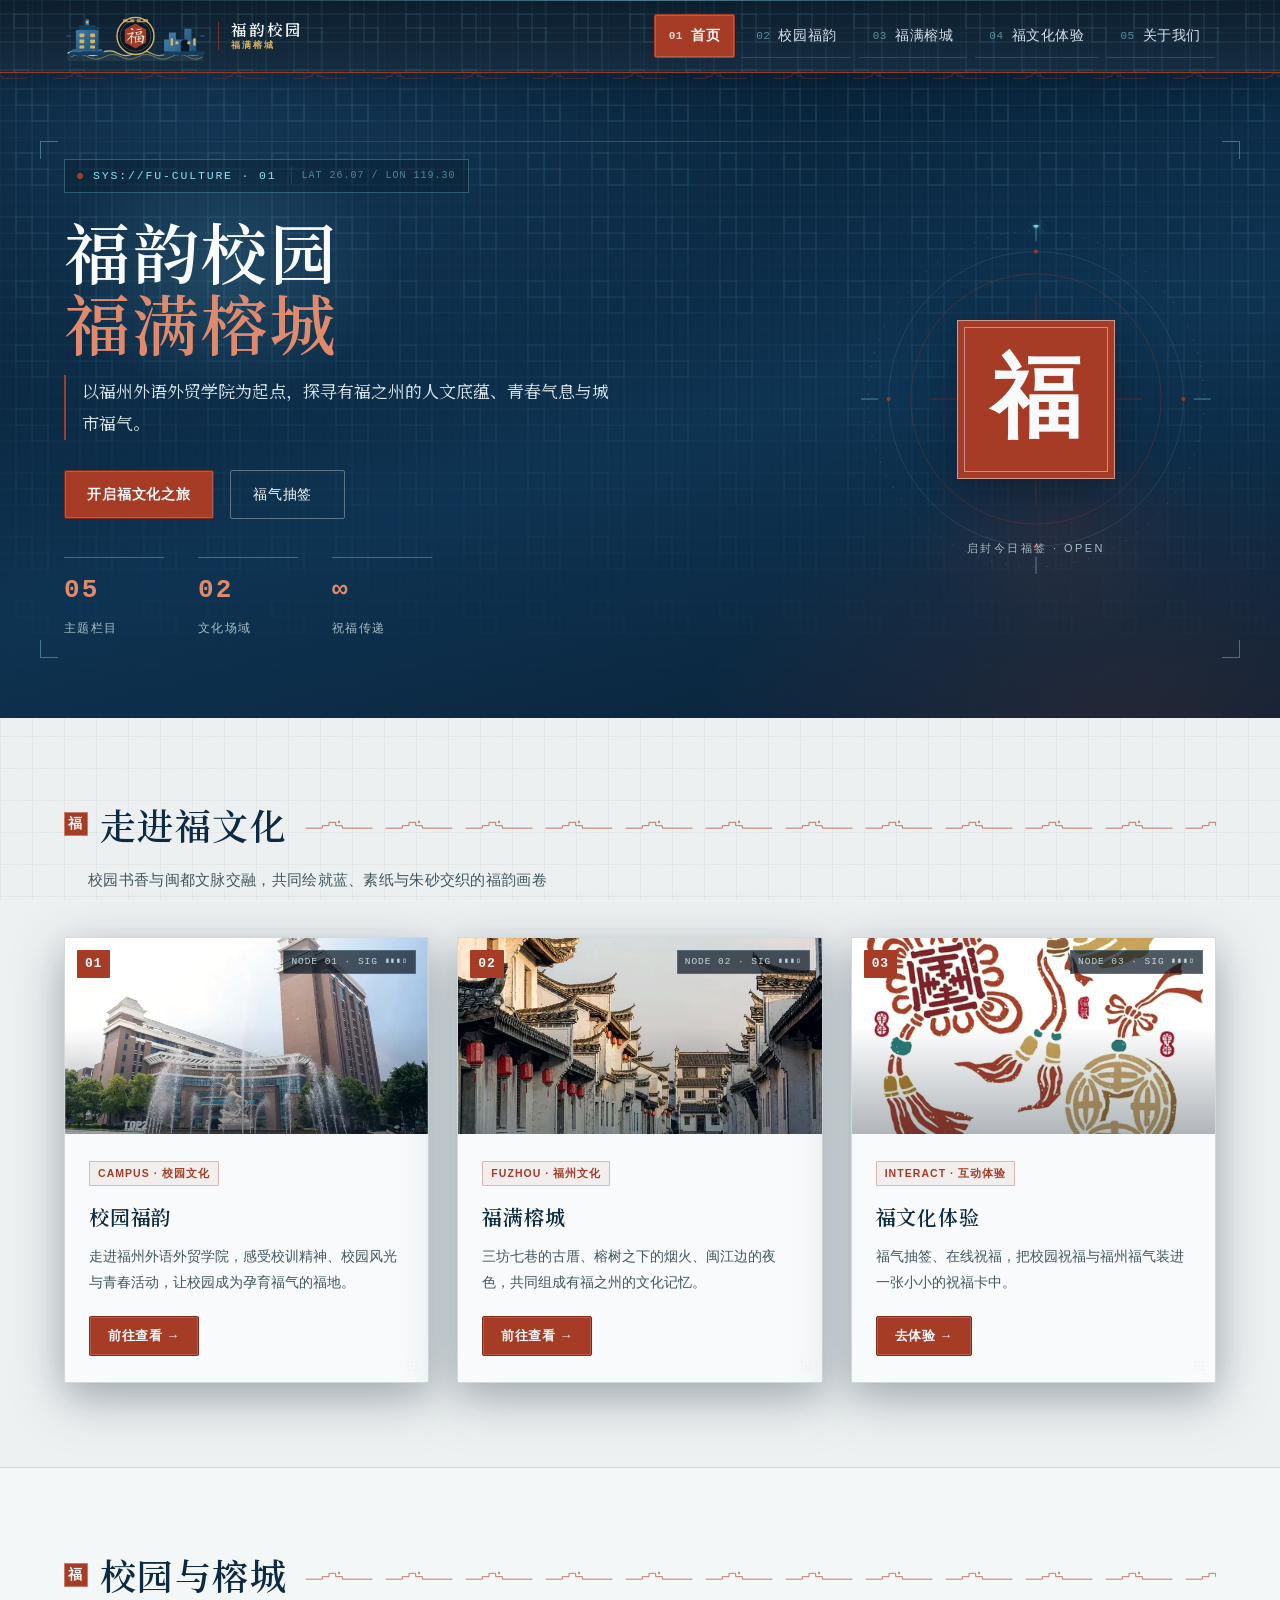
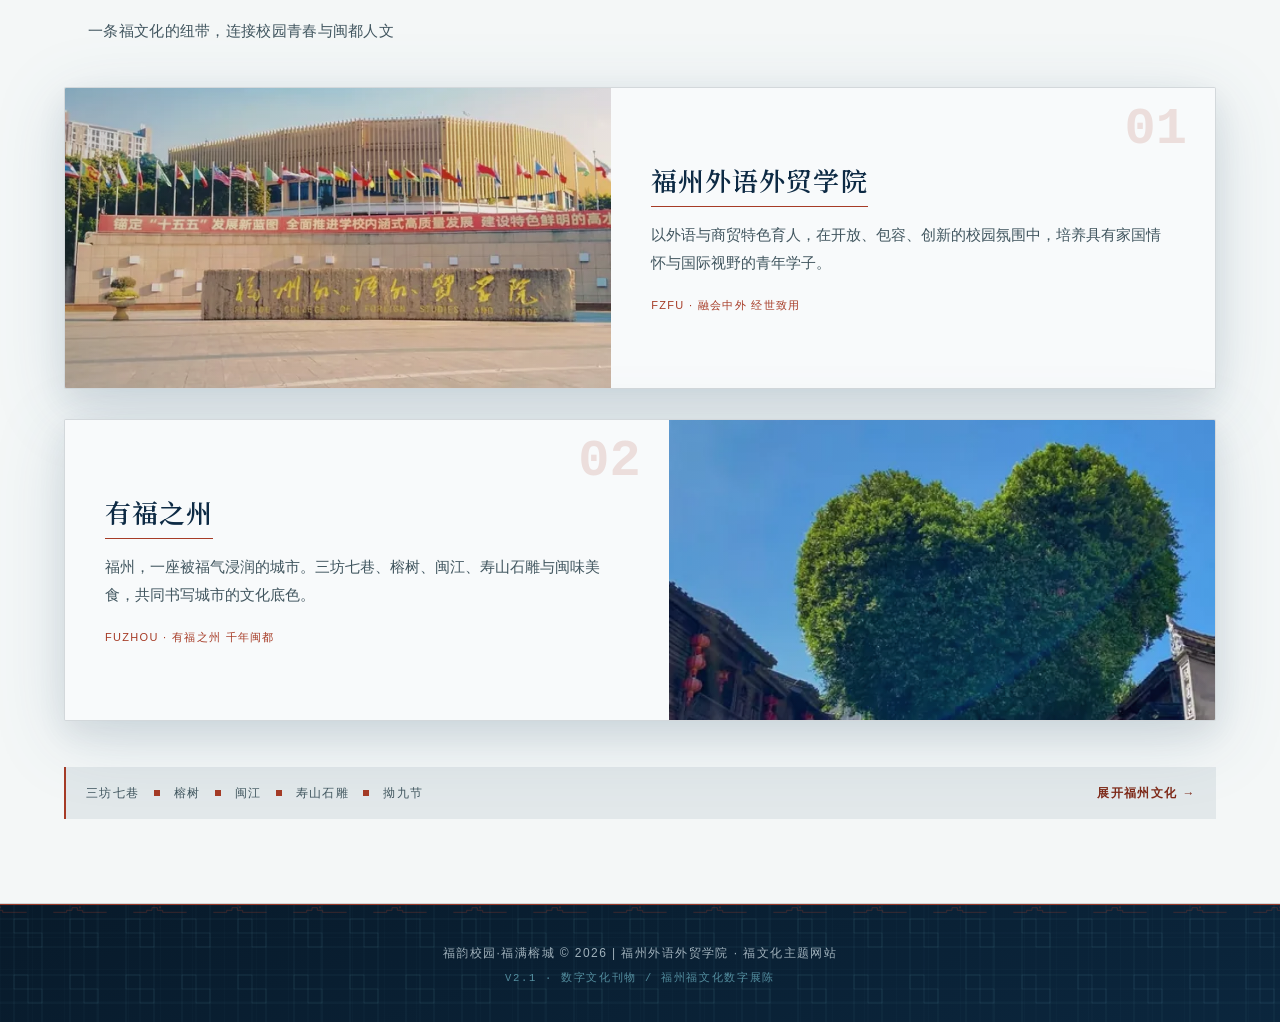
<file: fzwywm/index.html>
<!DOCTYPE html>
<html lang="zh-CN">
<head>
    <meta charset="UTF-8">
    <meta name="viewport" content="width=device-width, initial-scale=1.0">
    <meta name="theme-color" content="#081A2A">
    <meta name="description" content="福州外语外贸学院福文化主题网站：以校园福韵与福州城市文化为线索，串联校园图鉴、福州专题与互动体验。">
    <link rel="icon" href="./assets/favicon.svg" type="image/svg+xml">
    <link rel="apple-touch-icon" href="./assets/apple-touch-icon.png">
    <meta property="og:type" content="website">
    <meta property="og:title" content="福韵校园·福满榕城">
    <meta property="og:description" content="福州外语外贸学院福文化主题网站：数字文化刊物与轻量 HUD 信息界面。">
    <meta property="og:image" content="./assets/og-cover.jpg">
    <meta name="twitter:card" content="summary_large_image">
    <title>首页 | 福韵校园·福满榕城</title>
    <link rel="stylesheet" href="./css/style.css">
    <link rel="stylesheet" href="./css/hud.css">
    <link rel="stylesheet" href="./css/home.css">
    <link rel="stylesheet" href="./css/theme-v2.css">
</head>

<body class="home">

<header class="hud-header">
    <div class="container nav-wrap">
        <a class="logo logo-emblem-lockup" href="index.html" aria-label="福韵校园·福满榕城首页" title="福韵校园·福满榕城">
            <img class="logo-emblem" src="./assets/logo-emblem.svg" alt="" width="240" height="84">
            <span class="logo-word"><b>福韵校园</b><em>福满榕城</em></span>
        </a>

        <nav aria-label="主导航">
            <ul class="nav-list">
                <li><a href="index.html" class="active"><i>01</i>首页</a></li>
                <li><a href="campus.html"><i>02</i>校园福韵</a></li>
                <li><a href="fuzhou.html"><i>03</i>福满榕城</a></li>
                <li><a href="experience.html"><i>04</i>福文化体验</a></li>
                <li><a href="about.html"><i>05</i>关于我们</a></li>
            </ul>
        </nav>
    </div>
</header>

<!-- 首屏【升级HUD驾驶舱版本】 -->
<section class="hero">
    <div class="container hero-inner">
        <div class="hero-copy">
            <div class="hud-line">
                <span class="dot"></span>SYS://FU-CULTURE · 01
                <span class="hud-coords" aria-hidden="true">LAT 26.07 / LON 119.30</span>
            </div>

            <h1 class="hero-title">
                <span>福韵校园</span>
                <span class="accent">福满榕城</span>
            </h1>

            <p class="hero-desc">以福州外语外贸学院为起点，探寻有福之州的人文底蕴、青春气息与城市福气。</p>

            <div class="hero-actions">
                <a href="campus.html" class="btn-pixel">开启福文化之旅</a>
                <a href="experience.html" class="btn-ghost">福气抽签</a>
            </div>

            <div class="stats">
                <div class="stat"><b>05</b><span>主题栏目</span></div>
                <div class="stat"><b>02</b><span>文化场域</span></div>
                <div class="stat"><b>∞</b><span>祝福传递</span></div>
            </div>
        </div>

        <a class="hero-seal" id="fuSeal" href="experience.html" aria-haspopup="dialog" aria-controls="fortuneDialog" aria-label="启封今日福签">
            <span class="seal-ring" aria-hidden="true">
                <svg viewBox="0 0 420 420" fill="none">
                    <circle cx="210" cy="210" r="196" stroke="rgba(141,227,242,.3)" stroke-width="1" stroke-dasharray="1 13"/>
                    <circle cx="210" cy="210" r="172" stroke="rgba(141,227,242,.14)" stroke-width="1"/>
                    <circle cx="210" cy="210" r="146" stroke="rgba(166,59,38,.38)" stroke-width="1"/>
                    <path d="M210 6V26M210 394V414M6 210H26M394 210H414" stroke="rgba(141,227,242,.55)" stroke-width="1"/>
                    <path d="M86 210H126M294 210H334" stroke="rgba(166,59,38,.5)" stroke-width="1"/>
                    <path d="M210 86V126M210 294V334" stroke="rgba(166,59,38,.5)" stroke-width="1"/>
                    <circle cx="210" cy="38" r="2.4" fill="#A63B26"/>
                    <circle cx="382" cy="210" r="2.4" fill="#A63B26"/>
                    <circle cx="210" cy="382" r="2.4" fill="#A63B26"/>
                    <circle cx="38" cy="210" r="2.4" fill="#A63B26"/>
                </svg>
            </span>
            <span class="seal-stamp"><span class="seal-char">福</span></span>
            <span class="seal-hint">启封今日福签 · OPEN</span>
        </a>
    </div>
</section>

<!-- 走进福文化 -->
<section class="zone">
    <div class="container">
        <div class="zone-head">
            <h2 class="zone-title">走进福文化</h2>
            <p class="zone-sub">校园书香与闽都文脉交融，共同绘就蓝、素纸与朱砂交织的福韵画卷</p>
        </div>

        <div class="tech-cards">
            <article class="tech-card">
                <span class="idx">01</span>
                <span class="node-tag" aria-hidden="true">NODE 01 · SIG ▮▮▮▯</span>
                <div class="thumb">
                    <img loading="lazy" decoding="async" src="image/webp/图书馆-1600.webp" alt="校园福韵" srcset="image/webp/图书馆-640.webp 640w, image/webp/图书馆-1024.webp 1024w, image/webp/图书馆-1600.webp 1600w" sizes="(max-width: 768px) 92vw, (max-width: 1200px) 50vw, 600px">
                    <span class="dither"></span>
                </div>
                <div class="card-body">
                    <span class="tag">CAMPUS · 校园文化</span>
                    <h3>校园福韵</h3>
                    <p>走进福州外语外贸学院，感受校训精神、校园风光与青春活动，让校园成为孕育福气的福地。</p>
                    <a href="campus.html" class="btn-pixel sm">前往查看 →</a>
                </div>
            </article>

            <article class="tech-card">
                <span class="idx">02</span>
                <span class="node-tag" aria-hidden="true">NODE 02 · SIG ▮▮▮▯</span>
                <div class="thumb">
                    <img loading="lazy" decoding="async" src="image/webp/三坊七巷-1600.webp" alt="福满榕城" srcset="image/webp/三坊七巷-640.webp 640w, image/webp/三坊七巷-1024.webp 1024w, image/webp/三坊七巷-1600.webp 1600w" sizes="(max-width: 768px) 92vw, (max-width: 1200px) 50vw, 600px">
                    <span class="dither"></span>
                </div>
                <div class="card-body">
                    <span class="tag">FUZHOU · 福州文化</span>
                    <h3>福满榕城</h3>
                    <p>三坊七巷的古厝、榕树之下的烟火、闽江边的夜色，共同组成有福之州的文化记忆。</p>
                    <a href="fuzhou.html" class="btn-pixel sm">前往查看 →</a>
                </div>
            </article>

            <article class="tech-card">
                <span class="idx">03</span>
                <span class="node-tag" aria-hidden="true">NODE 03 · SIG ▮▮▮▯</span>
                <div class="thumb">
                    <img loading="lazy" decoding="async" src="image/webp/中国结-1600.webp" alt="福文化体验" srcset="image/webp/中国结-640.webp 640w, image/webp/中国结-1024.webp 1024w, image/webp/中国结-1600.webp 1600w" sizes="(max-width: 768px) 92vw, (max-width: 1200px) 50vw, 600px">
                    <span class="dither"></span>
                </div>
                <div class="card-body">
                    <span class="tag">INTERACT · 互动体验</span>
                    <h3>福文化体验</h3>
                    <p>福气抽签、在线祝福，把校园祝福与福州福气装进一张小小的祝福卡中。</p>
                    <a href="experience.html" class="btn-pixel sm">去体验 →</a>
                </div>
            </article>
        </div>
    </div>
</section>

<!-- 校园与榕城 -->
<section class="zone zone-alt">
    <div class="container">
        <div class="zone-head">
            <h2 class="zone-title">校园与榕城</h2>
            <p class="zone-sub">一条福文化的纽带，连接校园青春与闽都人文</p>
        </div>

        <div class="wide-wrap">
            <article class="wide-card">
                <div class="wide-media">
                    <img loading="lazy" decoding="async" src="image/webp/福外大门-1600.webp" alt="福州外语外贸学院" srcset="image/webp/福外大门-640.webp 640w, image/webp/福外大门-1024.webp 1024w, image/webp/福外大门-1600.webp 1600w" sizes="(max-width: 768px) 92vw, (max-width: 1200px) 50vw, 600px">
                </div>
                <div class="wide-body">
                    <div class="idx-lg">01</div>
                    <h3><a href="https://www.fzfu.com/" target="_blank" rel="noopener">福州外语外贸学院</a></h3>
                    <p>以外语与商贸特色育人，在开放、包容、创新的校园氛围中，培养具有家国情怀与国际视野的青年学子。</p>
                    <span class="wide-meta">FZFU · 融会中外 经世致用</span>
                </div>
            </article>

            <article class="wide-card alt">
                <div class="wide-media">
                    <img loading="lazy" decoding="async" src="image/webp/爱心树-1600.webp" alt="有福之州" srcset="image/webp/爱心树-640.webp 640w, image/webp/爱心树-1024.webp 1024w, image/webp/爱心树-1600.webp 1600w" sizes="(max-width: 768px) 92vw, (max-width: 1200px) 50vw, 600px">
                </div>
                <div class="wide-body">
                    <div class="idx-lg">02</div>
                    <h3><a href="https://cntmedia.cn/cnt/depth/1579728331576971264.html" target="_blank" rel="noopener">有福之州</a></h3>
                    <p>福州，一座被福气浸润的城市。三坊七巷、榕树、闽江、寿山石雕与闽味美食，共同书写城市的文化底色。</p>
                    <span class="wide-meta">FUZHOU · 有福之州 千年闽都</span>
                </div>
            </article>
        </div>

        <div class="rail">
            <span>三坊七巷</span><i></i>
            <span>榕树</span><i></i>
            <span>闽江</span><i></i>
            <span>寿山石雕</span><i></i>
            <span>拗九节</span>
            <a href="fuzhou.html">展开福州文化 →</a>
        </div>
    </div>
</section>

<dialog class="fortune-dialog" id="fortuneDialog" aria-labelledby="fortuneTitle">
    <div class="fortune-inner">
        <button class="fortune-close" id="fortuneClose" type="button" aria-label="关闭福签">×</button>
        <span class="fortune-eyebrow">TODAY'S FORTUNE · <span id="fortuneDate"></span></span>
        <h2 class="fortune-title" id="fortuneTitle">今日福签</h2>
        <div class="fortune-seal" aria-hidden="true">福</div>
        <p class="fortune-text" id="fortuneText"></p>
        <div class="fortune-actions">
            <a href="experience.html" class="btn-pixel">去福文化体验</a>
            <button class="btn-ghost fortune-dismiss" id="fortuneDismiss" type="button">留在首页</button>
        </div>
    </div>
</dialog>

<footer>
    <div class="container">
        <p>福韵校园·福满榕城 © 2026 | 福州外语外贸学院 · 福文化主题网站</p>
        <p>V2.1 · 数字文化刊物 / 福州福文化数字展陈</p>
    </div>
</footer>
<script src="./js/site.js" defer></script>
<script src="./js/home.js" defer></script>
</body>
</html>
</file>
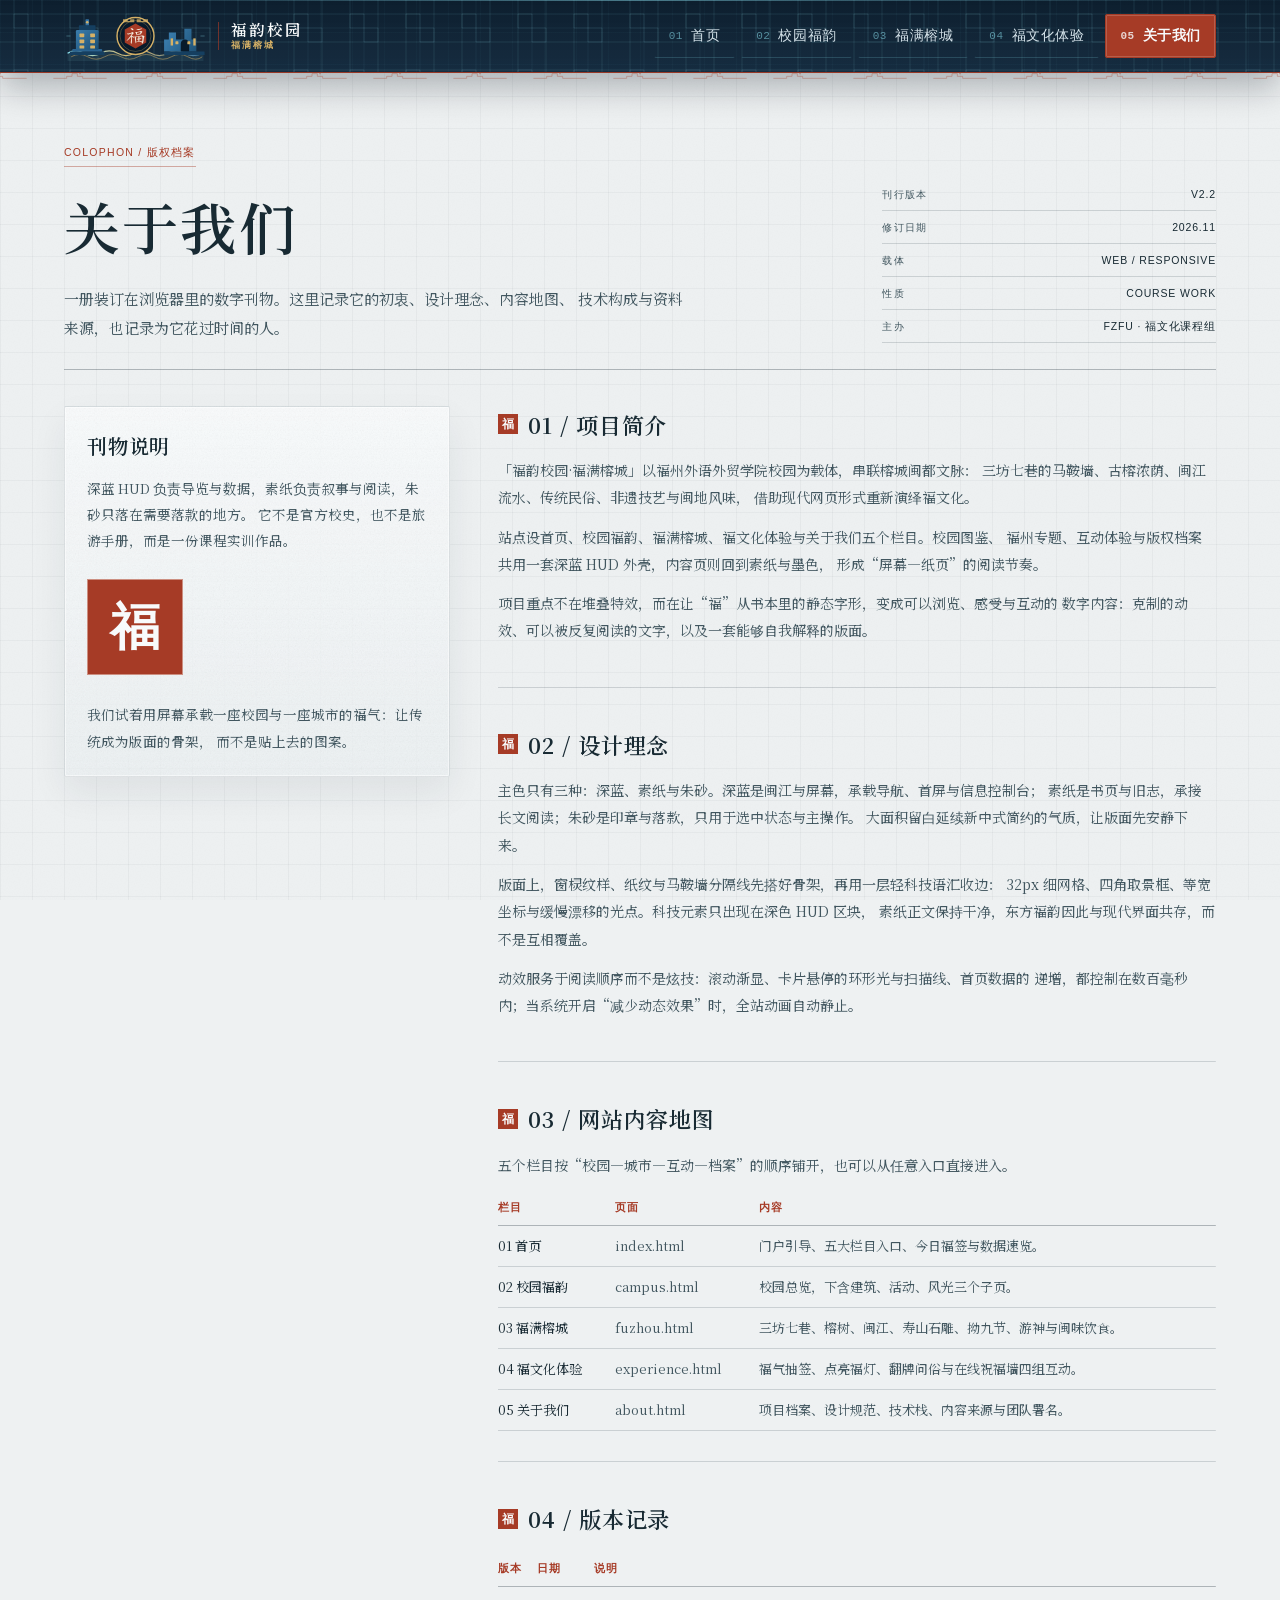
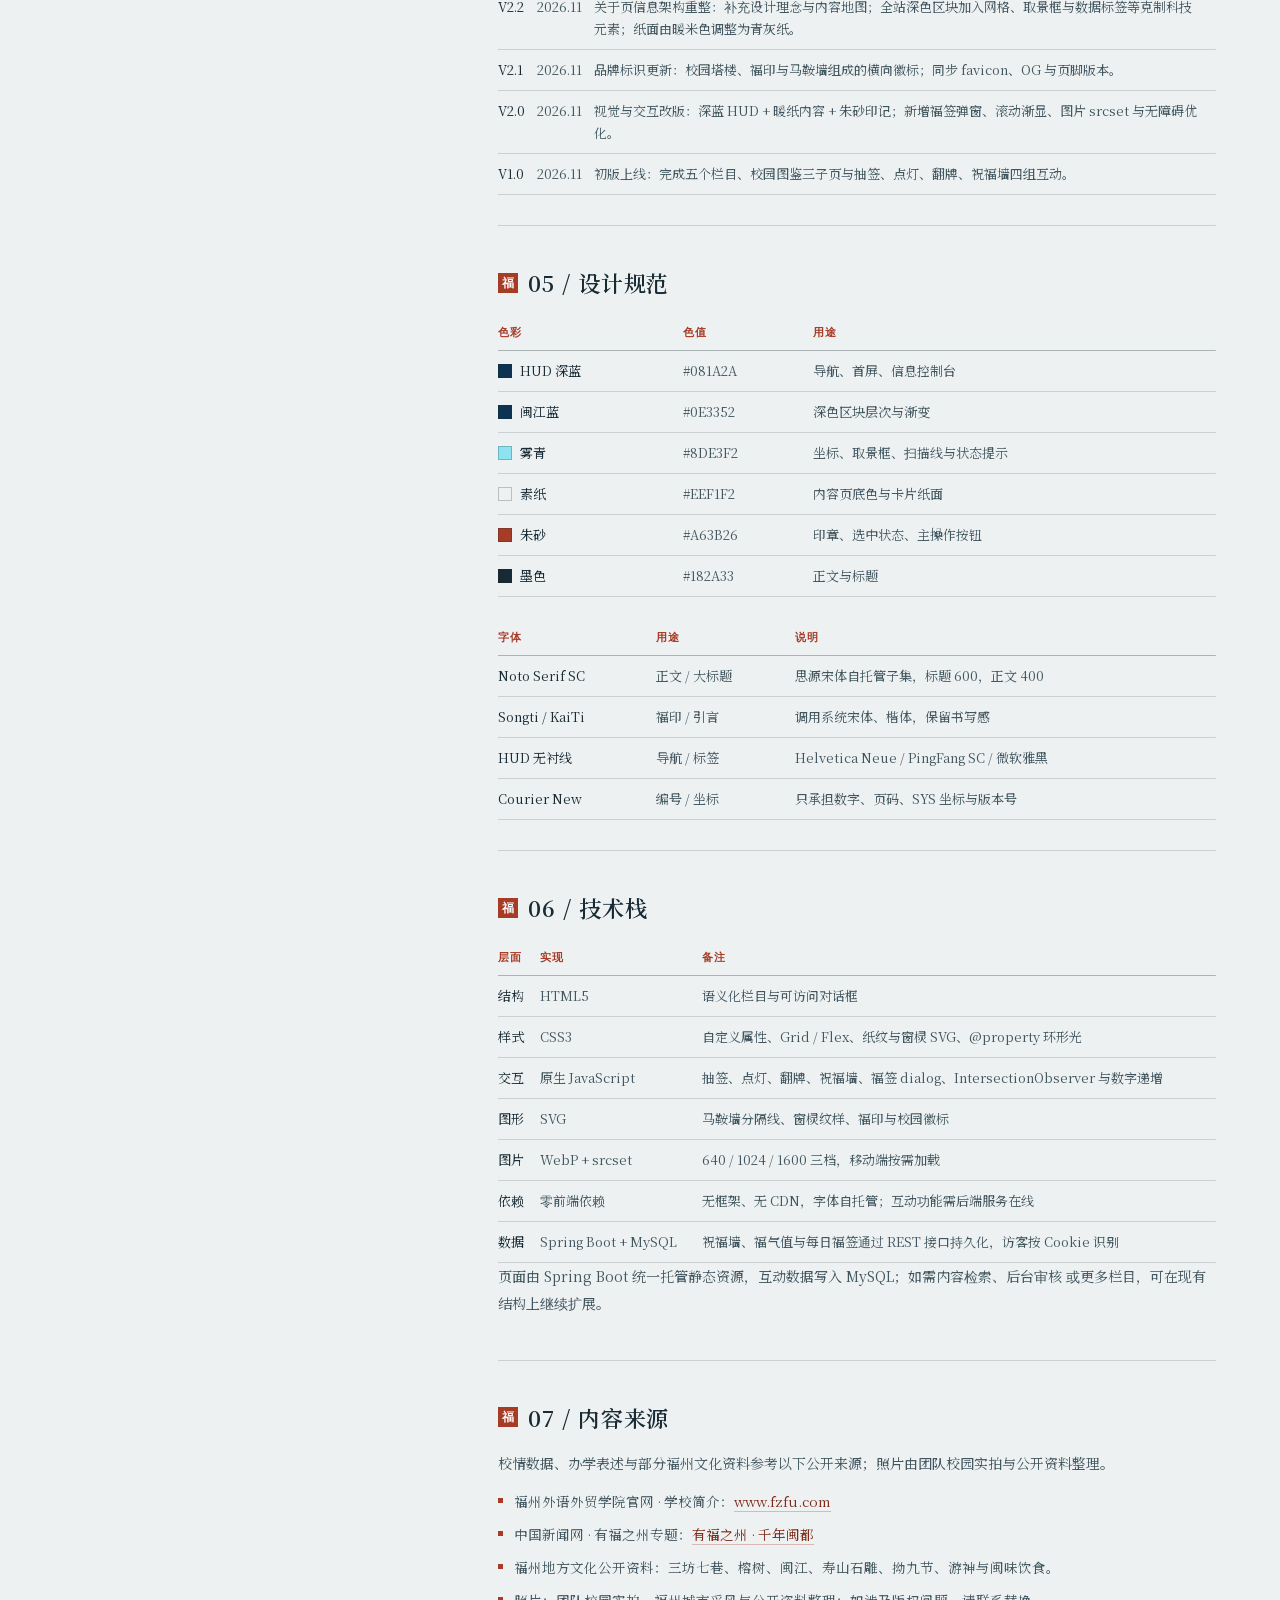
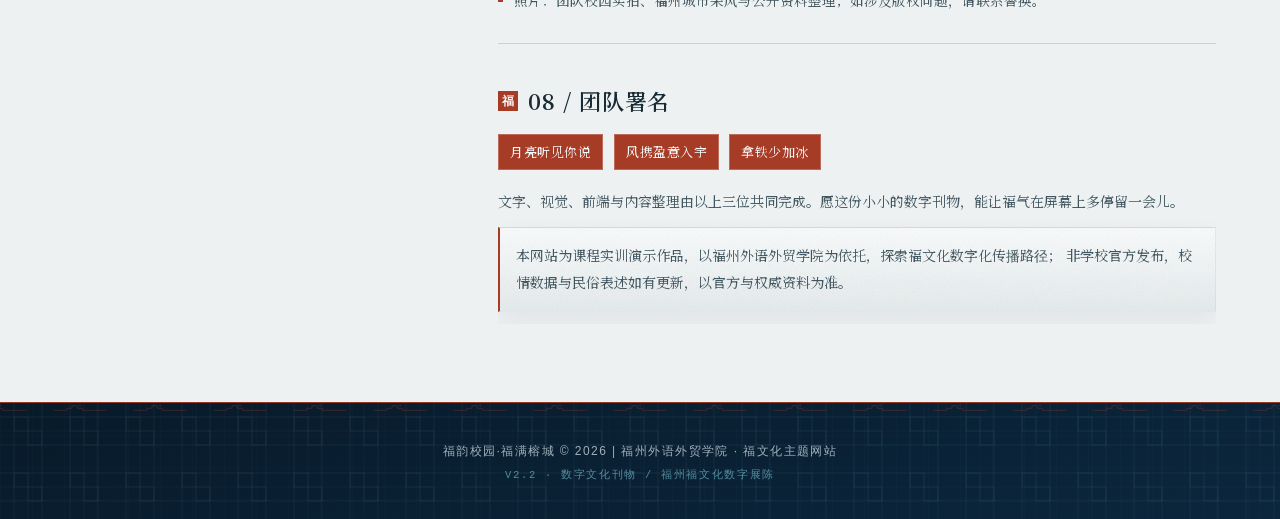
<file: fzwywm/about.html>
<!DOCTYPE html>
<html lang="zh-CN">
<head>
    <meta charset="UTF-8">
    <meta name="viewport" content="width=device-width, initial-scale=1.0">
    <meta name="theme-color" content="#081A2A">
    <meta name="description" content="关于「福韵校园·福满榕城」：项目简介、设计理念、网站内容地图、版本记录、设计规范、技术栈、内容来源与团队署名。">
    <link rel="icon" href="./assets/favicon.svg" type="image/svg+xml">
    <link rel="apple-touch-icon" href="./assets/apple-touch-icon.png">
    <meta property="og:type" content="website">
    <meta property="og:title" content="福韵校园·福满榕城">
    <meta property="og:description" content="福州外语外贸学院福文化主题网站：数字文化刊物与轻量 HUD 信息界面。">
    <meta property="og:image" content="./assets/og-cover.jpg">
    <meta name="twitter:card" content="summary_large_image">
    <title>关于我们 | 福韵校园·福满榕城</title>
    <link rel="stylesheet" href="./css/style.css">
    <link rel="stylesheet" href="./css/hud.css">
    <link rel="stylesheet" href="./css/theme-v2.css">
</head>
<body class="about">

<header class="hud-header">
    <div class="container nav-wrap">
        <a class="logo logo-emblem-lockup" href="index.html" aria-label="福韵校园·福满榕城首页" title="福韵校园·福满榕城">
            <img class="logo-emblem" src="./assets/logo-emblem.svg" alt="" width="240" height="84">
            <span class="logo-word"><b>福韵校园</b><em>福满榕城</em></span>
        </a>

        <nav aria-label="主导航">
            <ul class="nav-list">
                <li><a href="index.html"><i>01</i>首页</a></li>
                <li><a href="campus.html"><i>02</i>校园福韵</a></li>
                <li><a href="fuzhou.html"><i>03</i>福满榕城</a></li>
                <li><a href="experience.html"><i>04</i>福文化体验</a></li>
                <li><a href="about.html" class="active"><i>05</i>关于我们</a></li>
            </ul>
        </nav>
    </div>
</header>

<section class="colophon">
    <div class="container">
        <div class="colophon-head">
            <div>
                <span class="eyebrow">COLOPHON / 版权档案</span>
                <h1>关于我们</h1>
                <p class="lede">
                    一册装订在浏览器里的数字刊物。这里记录它的初衷、设计理念、内容地图、
                    技术构成与资料来源，也记录为它花过时间的人。
                </p>
            </div>
            <dl class="colophon-meta">
                <div class="row"><dt class="meta-key">刊行版本</dt><dd class="meta-value">V2.2</dd></div>
                <div class="row"><dt class="meta-key">修订日期</dt><dd class="meta-value">2026.11</dd></div>
                <div class="row"><dt class="meta-key">载体</dt><dd class="meta-value">WEB / RESPONSIVE</dd></div>
                <div class="row"><dt class="meta-key">性质</dt><dd class="meta-value">COURSE WORK</dd></div>
                <div class="row"><dt class="meta-key">主办</dt><dd class="meta-value">FZFU · 福文化课程组</dd></div>
            </dl>
        </div>

        <div class="colophon-grid">
            <aside class="colophon-rail">
                <h2>刊物说明</h2>
                <p>
                    深蓝 HUD 负责导览与数据，素纸负责叙事与阅读，朱砂只落在需要落款的地方。
                    它不是官方校史，也不是旅游手册，而是一份课程实训作品。
                </p>
                <div class="colophon-seal" aria-hidden="true">福</div>
                <p>
                    我们试着用屏幕承载一座校园与一座城市的福气：让传统成为版面的骨架，
                    而不是贴上去的图案。
                </p>
            </aside>

            <div class="colophon-main">
                <section class="colophon-section">
                    <h2>01 / 项目简介</h2>
                    <p>
                        「福韵校园·福满榕城」以福州外语外贸学院校园为载体，串联榕城闽都文脉：
                        三坊七巷的马鞍墙、古榕浓荫、闽江流水、传统民俗、非遗技艺与闽地风味，
                        借助现代网页形式重新演绎福文化。
                    </p>
                    <p>
                        站点设首页、校园福韵、福满榕城、福文化体验与关于我们五个栏目。校园图鉴、
                        福州专题、互动体验与版权档案共用一套深蓝 HUD 外壳，内容页则回到素纸与墨色，
                        形成“屏幕—纸页”的阅读节奏。
                    </p>
                    <p>
                        项目重点不在堆叠特效，而在让“福”从书本里的静态字形，变成可以浏览、感受与互动的
                        数字内容：克制的动效、可以被反复阅读的文字，以及一套能够自我解释的版面。
                    </p>
                </section>

                <section class="colophon-section">
                    <h2>02 / 设计理念</h2>
                    <p>
                        主色只有三种：深蓝、素纸与朱砂。深蓝是闽江与屏幕，承载导航、首屏与信息控制台；
                        素纸是书页与旧志，承接长文阅读；朱砂是印章与落款，只用于选中状态与主操作。
                        大面积留白延续新中式简约的气质，让版面先安静下来。
                    </p>
                    <p>
                        版面上，窗棂纹样、纸纹与马鞍墙分隔线先搭好骨架，再用一层轻科技语汇收边：
                        32px 细网格、四角取景框、等宽坐标与缓慢漂移的光点。科技元素只出现在深色 HUD 区块，
                        素纸正文保持干净，东方福韵因此与现代界面共存，而不是互相覆盖。
                    </p>
                    <p>
                        动效服务于阅读顺序而不是炫技：滚动渐显、卡片悬停的环形光与扫描线、首页数据的
                        递增，都控制在数百毫秒内；当系统开启“减少动态效果”时，全站动画自动静止。
                    </p>
                </section>

                <section class="colophon-section">
                    <h2>03 / 网站内容地图</h2>
                    <p>五个栏目按“校园—城市—互动—档案”的顺序铺开，也可以从任意入口直接进入。</p>
                    <table class="colophon-table map-table">
                        <thead>
                            <tr><th>栏目</th><th>页面</th><th>内容</th></tr>
                        </thead>
                        <tbody>
                            <tr>
                                <td>01 首页</td>
                                <td>index.html</td>
                                <td>门户引导、五大栏目入口、今日福签与数据速览。</td>
                            </tr>
                            <tr>
                                <td>02 校园福韵</td>
                                <td>campus.html</td>
                                <td>校园总览，下含建筑、活动、风光三个子页。</td>
                            </tr>
                            <tr>
                                <td>03 福满榕城</td>
                                <td>fuzhou.html</td>
                                <td>三坊七巷、榕树、闽江、寿山石雕、拗九节、游神与闽味饮食。</td>
                            </tr>
                            <tr>
                                <td>04 福文化体验</td>
                                <td>experience.html</td>
                                <td>福气抽签、点亮福灯、翻牌问俗与在线祝福墙四组互动。</td>
                            </tr>
                            <tr>
                                <td>05 关于我们</td>
                                <td>about.html</td>
                                <td>项目档案、设计规范、技术栈、内容来源与团队署名。</td>
                            </tr>
                        </tbody>
                    </table>
                </section>

                <section class="colophon-section">
                    <h2>04 / 版本记录</h2>
                    <table class="colophon-table">
                        <thead>
                            <tr><th>版本</th><th>日期</th><th>说明</th></tr>
                        </thead>
                        <tbody>
                            <tr>
                                <td>V2.2</td>
                                <td>2026.11</td>
                                <td>关于页信息架构重整：补充设计理念与内容地图；全站深色区块加入网格、取景框与数据标签等克制科技元素；纸面由暖米色调整为青灰纸。</td>
                            </tr>
                            <tr>
                                <td>V2.1</td>
                                <td>2026.11</td>
                                <td>品牌标识更新：校园塔楼、福印与马鞍墙组成的横向徽标；同步 favicon、OG 与页脚版本。</td>
                            </tr>
                            <tr>
                                <td>V2.0</td>
                                <td>2026.11</td>
                                <td>视觉与交互改版：深蓝 HUD + 暖纸内容 + 朱砂印记；新增福签弹窗、滚动渐显、图片 srcset 与无障碍优化。</td>
                            </tr>
                            <tr>
                                <td>V1.0</td>
                                <td>2026.11</td>
                                <td>初版上线：完成五个栏目、校园图鉴三子页与抽签、点灯、翻牌、祝福墙四组互动。</td>
                            </tr>
                        </tbody>
                    </table>
                </section>

                <section class="colophon-section">
                    <h2>05 / 设计规范</h2>
                    <table class="colophon-table">
                        <thead>
                            <tr><th>色彩</th><th>色值</th><th>用途</th></tr>
                        </thead>
                        <tbody>
                            <tr><td><span class="swatch blue"></span>HUD 深蓝</td><td>#081A2A</td><td>导航、首屏、信息控制台</td></tr>
                            <tr><td><span class="swatch blue"></span>闽江蓝</td><td>#0E3352</td><td>深色区块层次与渐变</td></tr>
                            <tr><td><span class="swatch cyan"></span>雾青</td><td>#8DE3F2</td><td>坐标、取景框、扫描线与状态提示</td></tr>
                            <tr><td><span class="swatch paper"></span>素纸</td><td>#EEF1F2</td><td>内容页底色与卡片纸面</td></tr>
                            <tr><td><span class="swatch red"></span>朱砂</td><td>#A63B26</td><td>印章、选中状态、主操作按钮</td></tr>
                            <tr><td><span class="swatch ink"></span>墨色</td><td>#182A33</td><td>正文与标题</td></tr>
                        </tbody>
                    </table>
                    <table class="colophon-table">
                        <thead>
                            <tr><th>字体</th><th>用途</th><th>说明</th></tr>
                        </thead>
                        <tbody>
                            <tr><td>Noto Serif SC</td><td>正文 / 大标题</td><td>思源宋体自托管子集，标题 600，正文 400</td></tr>
                            <tr><td>Songti / KaiTi</td><td>福印 / 引言</td><td>调用系统宋体、楷体，保留书写感</td></tr>
                            <tr><td>HUD 无衬线</td><td>导航 / 标签</td><td>Helvetica Neue / PingFang SC / 微软雅黑</td></tr>
                            <tr><td>Courier New</td><td>编号 / 坐标</td><td>只承担数字、页码、SYS 坐标与版本号</td></tr>
                        </tbody>
                    </table>
                </section>

                <section class="colophon-section">
                    <h2>06 / 技术栈</h2>
                    <table class="colophon-table">
                        <thead>
                            <tr><th>层面</th><th>实现</th><th>备注</th></tr>
                        </thead>
                        <tbody>
                            <tr><td>结构</td><td>HTML5</td><td>语义化栏目与可访问对话框</td></tr>
                            <tr><td>样式</td><td>CSS3</td><td>自定义属性、Grid / Flex、纸纹与窗棂 SVG、@property 环形光</td></tr>
                            <tr><td>交互</td><td>原生 JavaScript</td><td>抽签、点灯、翻牌、祝福墙、福签 dialog、IntersectionObserver 与数字递增</td></tr>
                            <tr><td>图形</td><td>SVG</td><td>马鞍墙分隔线、窗棂纹样、福印与校园徽标</td></tr>
                            <tr><td>图片</td><td>WebP + srcset</td><td>640 / 1024 / 1600 三档，移动端按需加载</td></tr>
                            <tr><td>依赖</td><td>零前端依赖</td><td>无框架、无 CDN，字体自托管；互动功能需后端服务在线</td></tr>
                            <tr><td>数据</td><td>Spring Boot + MySQL</td><td>祝福墙、福气值与每日福签通过 REST 接口持久化，访客按 Cookie 识别</td></tr>
                        </tbody>
                    </table>
                    <p>
                        页面由 Spring Boot 统一托管静态资源，互动数据写入 MySQL；如需内容检索、后台审核
                        或更多栏目，可在现有结构上继续扩展。
                    </p>
                </section>

                <section class="colophon-section">
                    <h2>07 / 内容来源</h2>
                    <p>校情数据、办学表述与部分福州文化资料参考以下公开来源；照片由团队校园实拍与公开资料整理。</p>
                    <ul class="colophon-list">
                        <li>福州外语外贸学院官网 · 学校简介：<a href="https://www.fzfu.com/" target="_blank" rel="noopener">www.fzfu.com</a></li>
                        <li>中国新闻网 · 有福之州专题：<a href="https://cntmedia.cn/cnt/depth/1579728331576971264.html" target="_blank" rel="noopener">有福之州 · 千年闽都</a></li>
                        <li>福州地方文化公开资料：三坊七巷、榕树、闽江、寿山石雕、拗九节、游神与闽味饮食。</li>
                        <li>照片：团队校园实拍、福州城市采风与公开资料整理；如涉及版权问题，请联系替换。</li>
                    </ul>
                </section>

                <section class="colophon-section">
                    <h2>08 / 团队署名</h2>
                    <div class="team-seals">
                        <span class="team-seal">月亮听见你说</span>
                        <span class="team-seal">风携盈意入宇</span>
                        <span class="team-seal">拿铁少加冰</span>
                    </div>
                    <p class="colophon-team-note">文字、视觉、前端与内容整理由以上三位共同完成。愿这份小小的数字刊物，能让福气在屏幕上多停留一会儿。</p>
                    <p class="colophon-note">
                        本网站为课程实训演示作品，以福州外语外贸学院为依托，探索福文化数字化传播路径；
                        非学校官方发布，校情数据与民俗表述如有更新，以官方与权威资料为准。
                    </p>
                </section>
            </div>
        </div>
    </div>
</section>

<footer>
    <div class="container">
        <p>福韵校园·福满榕城 © 2026 | 福州外语外贸学院 · 福文化主题网站</p>
            <p>V2.2 · 数字文化刊物 / 福州福文化数字展陈</p>
    </div>
</footer>

<script src="./js/site.js" defer></script>
</body>
</html>
</file>
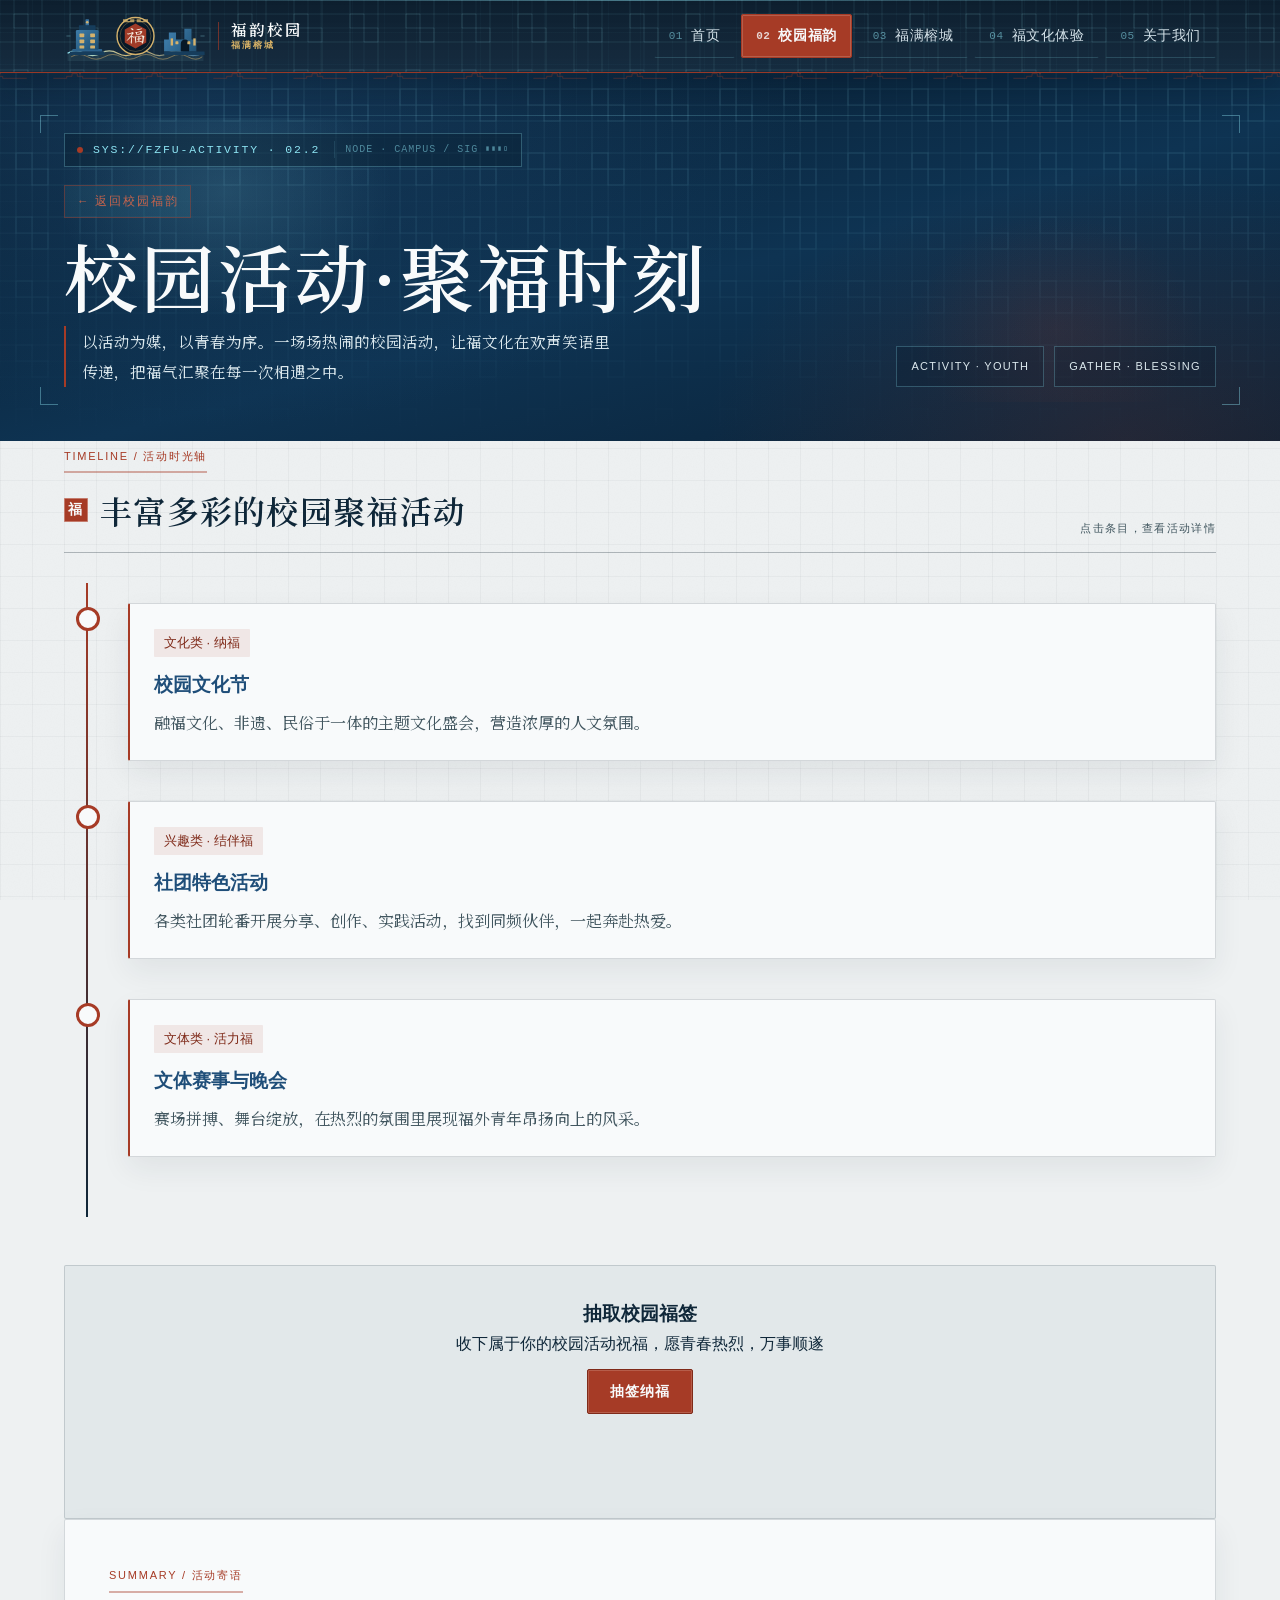
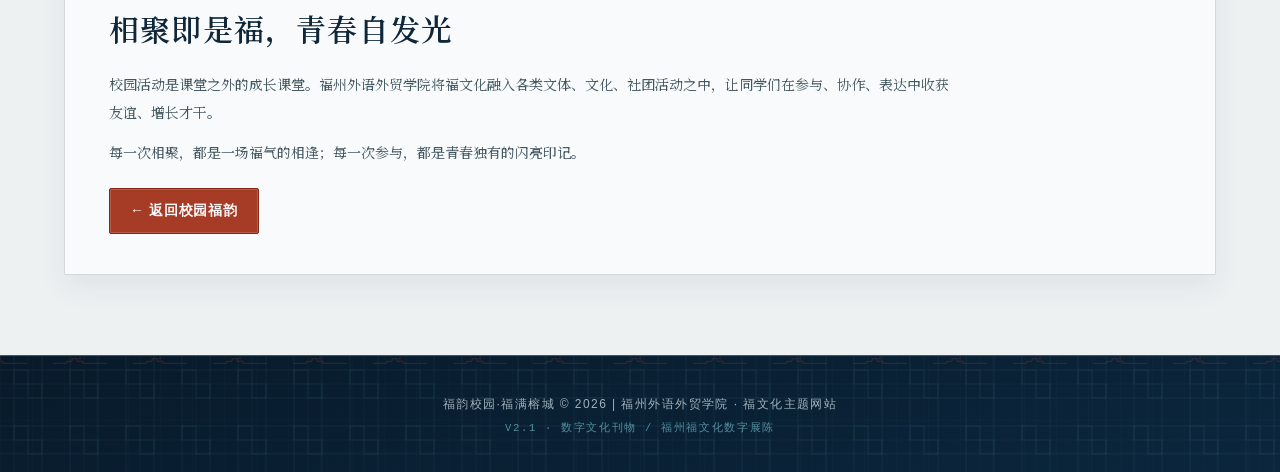
<file: fzwywm/campus-activity.html>
<!DOCTYPE html>
<html lang="zh-CN">
<head>
    <meta charset="UTF-8">
    <meta name="viewport" content="width=device-width, initial-scale=1.0">
    <meta name="theme-color" content="#081A2A">
    <meta name="description" content="校园文化节、社团活动与文体赛事时间轴，并可抽取一支校园福签。">
    <link rel="icon" href="./assets/favicon.svg" type="image/svg+xml">
    <link rel="apple-touch-icon" href="./assets/apple-touch-icon.png">
    <meta property="og:type" content="website">
    <meta property="og:title" content="福韵校园·福满榕城">
    <meta property="og:description" content="福州外语外贸学院福文化主题网站：数字文化刊物与轻量 HUD 信息界面。">
    <meta property="og:image" content="./assets/og-cover.jpg">
    <meta name="twitter:card" content="summary_large_image">
    <title>校园活动 | 福韵校园·福满榕城</title>
    <link rel="stylesheet" href="./css/style.css">
    <link rel="stylesheet" href="./css/hud.css">
    <link rel="stylesheet" href="./css/building.css">
    <link rel="stylesheet" href="./css/activity.css">
    <link rel="stylesheet" href="./css/theme-v2.css">
</head>
<body class="building">

<header class="hud-header">
    <div class="container nav-wrap">
        <a class="logo logo-emblem-lockup" href="index.html" aria-label="福韵校园·福满榕城首页" title="福韵校园·福满榕城">
            <img class="logo-emblem" src="./assets/logo-emblem.svg" alt="" width="240" height="84">
            <span class="logo-word"><b>福韵校园</b><em>福满榕城</em></span>
        </a>

        <nav aria-label="主导航">
            <ul class="nav-list">
                <li><a href="index.html"><i>01</i>首页</a></li>
                <li><a href="campus.html" class="active"><i>02</i>校园福韵</a></li>
                <li><a href="fuzhou.html"><i>03</i>福满榕城</a></li>
                <li><a href="experience.html"><i>04</i>福文化体验</a></li>
                <li><a href="about.html"><i>05</i>关于我们</a></li>
            </ul>
        </nav>
    </div>
</header>

<section class="hero">
    <div class="container hero-inner">
        <div>
            <div class="hud-line">
                <span class="dot"></span>SYS://FZFU-ACTIVITY · 02.2
                <span class="hud-coords" aria-hidden="true">NODE · CAMPUS / SIG ▮▮▮▯</span>
            </div>
            <a href="campus.html" class="crumb">← 返回校园福韵</a>
            <h1>校园活动·聚福时刻</h1>
            <p class="lead">
                以活动为媒，以青春为序。一场场热闹的校园活动，让福文化在欢声笑语里传递，把福气汇聚在每一次相遇之中。
            </p>
        </div>
        <div class="hero-tags">
            <span>ACTIVITY · YOUTH</span>
            <span>GATHER · BLESSING</span>
        </div>
    </div>
</section>

<section class="container">
    <div class="sec-head">
        <div>
            <span class="rubric">TIMELINE / 活动时光轴</span>
            <h2>丰富多彩的校园聚福活动</h2>
        </div>
        <span class="hint">点击条目，查看活动详情</span>
    </div>

    <div class="timeline-wrap">
        <div class="timeline-line"></div>

        <div class="timeline-item" data-key="culture">
            <div class="timeline-dot"></div>
            <div class="timeline-card">
                <span class="timeline-tag">文化类 · 纳福</span>
                <h3>校园文化节</h3>
                <p>融福文化、非遗、民俗于一体的主题文化盛会，营造浓厚的人文氛围。</p>
            </div>
        </div>

        <div class="timeline-item" data-key="club">
            <div class="timeline-dot"></div>
            <div class="timeline-card">
                <span class="timeline-tag">兴趣类 · 结伴福</span>
                <h3>社团特色活动</h3>
                <p>各类社团轮番开展分享、创作、实践活动，找到同频伙伴，一起奔赴热爱。</p>
            </div>
        </div>

        <div class="timeline-item" data-key="sport">
            <div class="timeline-dot"></div>
            <div class="timeline-card">
                <span class="timeline-tag">文体类 · 活力福</span>
                <h3>文体赛事与晚会</h3>
                <p>赛场拼搏、舞台绽放，在热烈的氛围里展现福外青年昂扬向上的风采。</p>
            </div>
        </div>
    </div>

    <!-- 福签抽签板块 -->
    <div class="fu-sign-box">
        <h3>抽取校园福签</h3>
        <p>收下属于你的校园活动祝福，愿青春热烈，万事顺遂</p>
        <button class="fu-sign-btn" id="getSign">抽签纳福</button>
        <div class="fu-sign-text" id="signText"></div>
    </div>
</section>

<section class="closing">
    <div class="container">
        <div class="closing-panel">
            <span class="rubric">SUMMARY / 活动寄语</span>
            <h2>相聚即是福，青春自发光</h2>
            <p>校园活动是课堂之外的成长课堂。福州外语外贸学院将福文化融入各类文体、文化、社团活动之中，让同学们在参与、协作、表达中收获友谊、增长才干。</p>
            <p>每一次相聚，都是一场福气的相逢；每一次参与，都是青春独有的闪亮印记。</p>
            <a href="campus.html" class="back">← 返回校园福韵</a>
        </div>
    </div>
</section>

<!-- 弹窗 -->
<div class="modal-mask" id="modal" role="dialog" aria-modal="true" aria-labelledby="modalTitle" aria-hidden="true">
    <div class="modal-box">
        <img loading="lazy" decoding="async" class="modal-img" id="modalImg" alt="">
        <div class="modal-body">
            <h3 id="modalTitle"></h3>
            <p id="modalDesc"></p>
            <button class="modal-close" id="closeModal">关闭</button>
        </div>
    </div>
</div>

<footer>
    <div class="container">
        <p>福韵校园·福满榕城 © 2026 | 福州外语外贸学院 · 福文化主题网站</p>
            <p>V2.1 · 数字文化刊物 / 福州福文化数字展陈</p>
    </div>
</footer>

<script>
(function(){
    const data = {
        culture:{
            img:"image/webp/文化活动-1600.webp",
            title:"校园文化节",
            desc:"校园文化节是福文化展示的重要舞台。活动融合传统民俗、福字文创、非遗体验、主题宣讲，让同学们近距离感受福文化的深厚底蕴，在沉浸式体验中感悟‘平安有福’的美好内涵。"
        },
        club:{
            img:"image/webp/社团活动-1600.webp",
            title:"社团活动",
            desc:"书画、志愿、文艺、科创等社团百花齐放。大家在这里交流兴趣、协同创作，在陪伴中收获友谊。志同道合的相遇，是青春里难得的欢喜之福。"
        },
        sport:{
            img:"image/webp/文体-1600.webp",
            title:"文体赛事",
            desc:"运动会、文艺汇演、合唱比赛轮番上演。赛场挥洒汗水，舞台尽情发光，青年的朝气与活力，就是校园最动人的福气风景。"
        }
    };
    const signList = [
        "积极参与，收获满满，学业活动两相宜",
        "良友相伴，兴致盎然，岁岁皆有新惊喜",
        "登台出彩，自信生长，前路闪闪发光",
        "心怀热爱，步履不停，处处皆是好光景",
        "聚是一团火，散是满天星，青春自有荣光"
    ];

    const modal = document.getElementById('modal');
    const modalImg = document.getElementById('modalImg');
    const modalTitle = document.getElementById('modalTitle');
    const modalDesc = document.getElementById('modalDesc');
    const closeModal = document.getElementById('closeModal');
    const items = document.querySelectorAll('.timeline-item');
    const getSignBtn = document.getElementById('getSign');
    const signText = document.getElementById('signText');

    function srcsetFor(src){
        const base = src.replace(/-1600\.webp$/, '');
        return base + '-640.webp 640w, ' + base + '-1024.webp 1024w, ' + src + ' 1600w';
    }

    let lastFocus = null;

    function openModal(item, d){
        lastFocus = item;
        modalImg.src = d.img;
        modalImg.srcset = srcsetFor(d.img);
        modalImg.sizes = '(max-width: 720px) 92vw, 720px';
        modalImg.alt = d.title;
        modalTitle.textContent = d.title;
        modalDesc.textContent = d.desc;
        modal.classList.add('show');
        modal.setAttribute('aria-hidden', 'false');
        document.body.style.overflow = 'hidden';
        closeModal.focus();
    }

    function closeModalBox(){
        modal.classList.remove('show');
        modal.setAttribute('aria-hidden', 'true');
        document.body.style.overflow = '';
        if (lastFocus) lastFocus.focus();
    }

    items.forEach(item=>{
        item.addEventListener('click',()=>{
            openModal(item, data[item.dataset.key]);
        })
    })
    closeModal.onclick = closeModalBox;
    modal.onclick = (e)=>{if(e.target === modal) closeModalBox();}
    document.addEventListener('keydown', (e)=>{
        if(e.key === 'Escape' && modal.classList.contains('show')) closeModalBox();
    });
    modal.addEventListener('keydown', (e)=>{
        if(e.key !== 'Tab' || !modal.classList.contains('show')) return;
        const focusable = modal.querySelectorAll('button, [href], input, select, textarea, [tabindex]:not([tabindex="-1"])');
        if(!focusable.length) return;
        const first = focusable[0];
        const last = focusable[focusable.length - 1];
        if(e.shiftKey && document.activeElement === first){
            e.preventDefault();
            last.focus();
        }else if(!e.shiftKey && document.activeElement === last){
            e.preventDefault();
            first.focus();
        }
    });

    getSignBtn.onclick = ()=>{
        const random = signList[Math.floor(Math.random()*signList.length)];
        signText.innerText = random;
    }
})();
</script>
<script src="./js/site.js" defer></script>
</body>
</html>
</file>
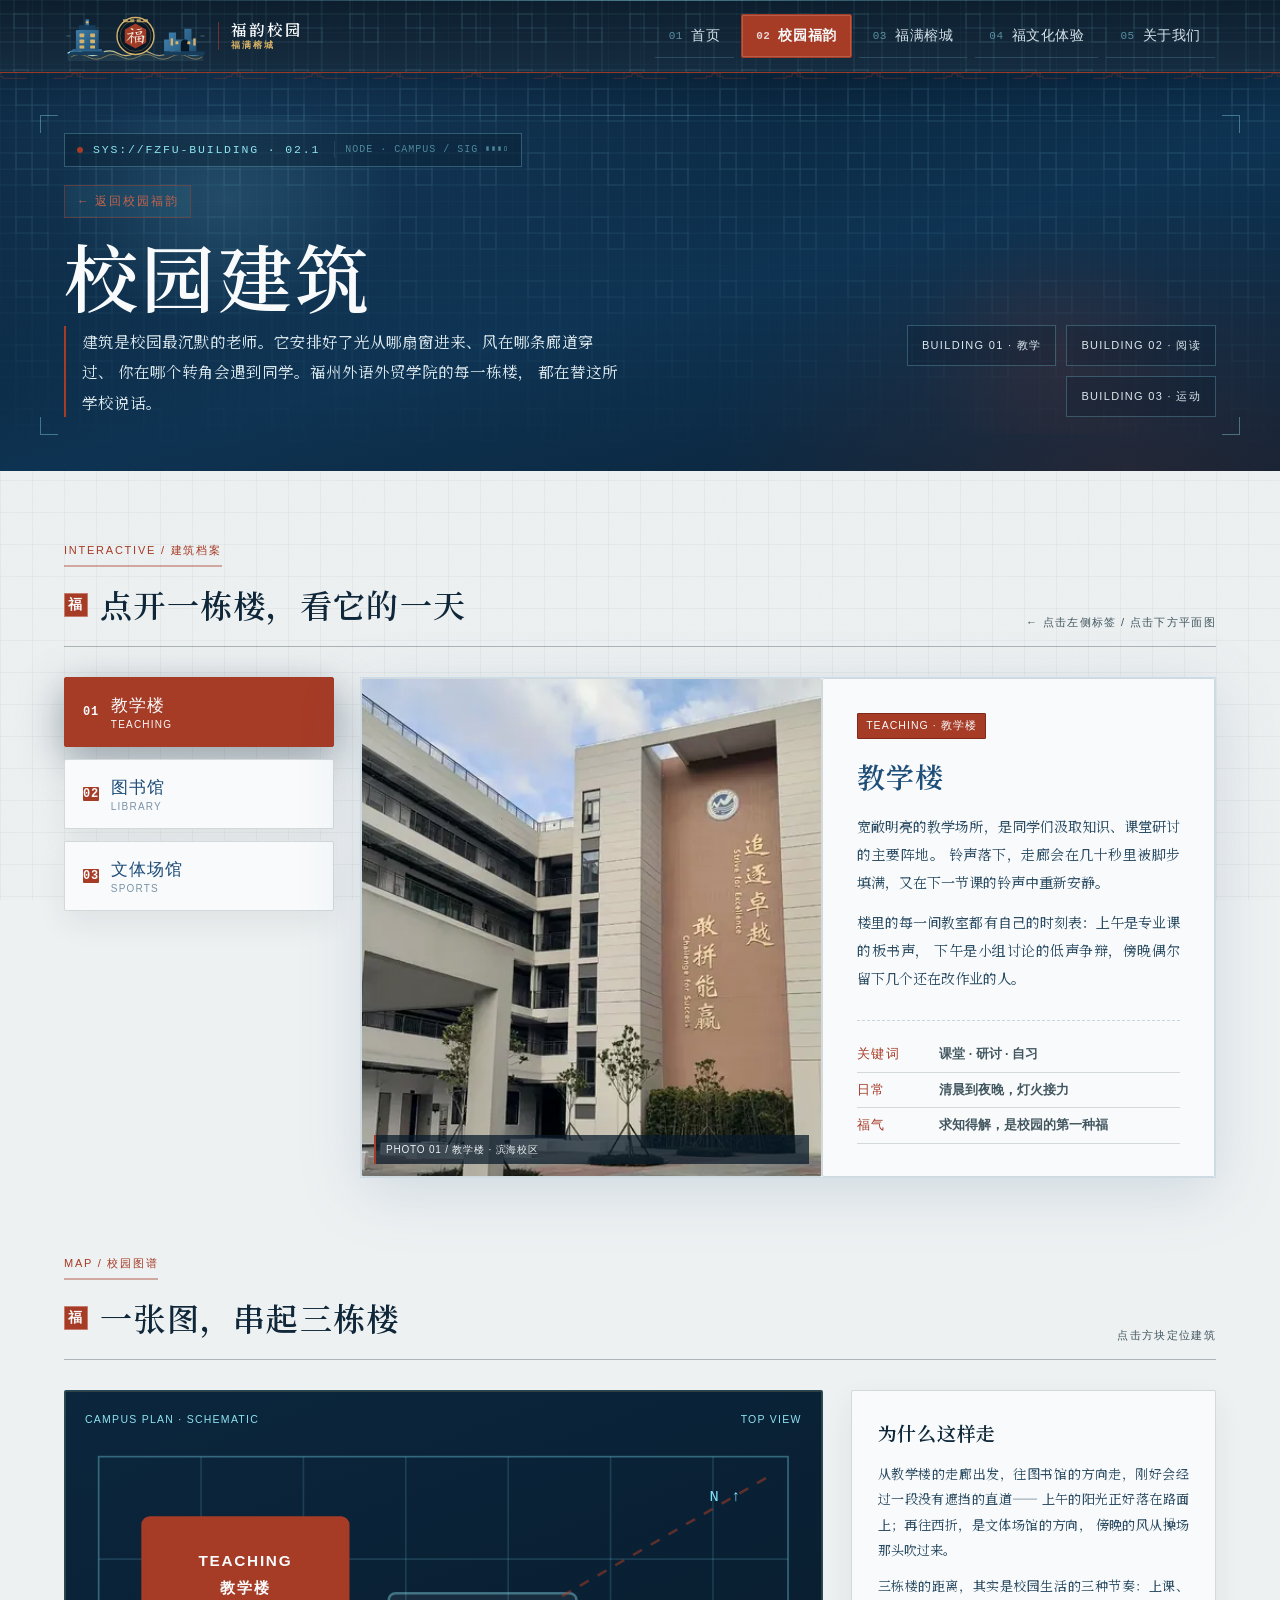
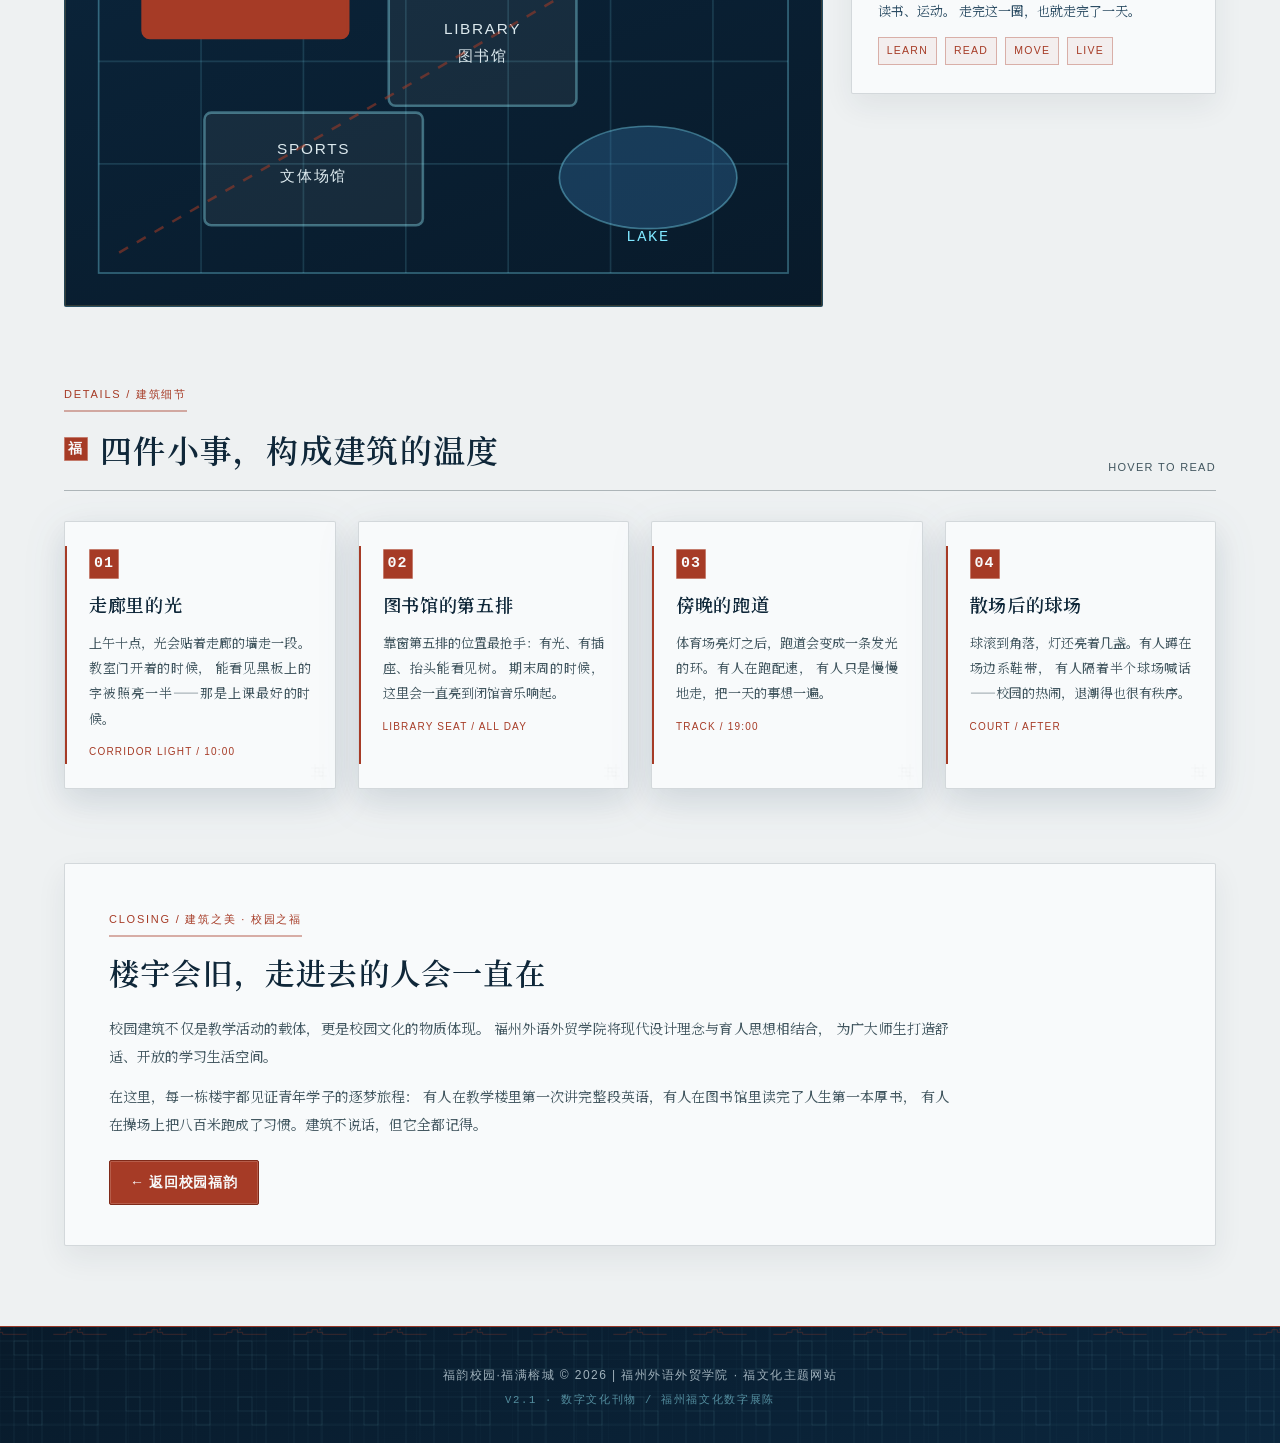
<file: fzwywm/campus-building.html>
<!DOCTYPE html>
<html lang="zh-CN">
<head>
    <meta charset="UTF-8">
    <meta name="viewport" content="width=device-width, initial-scale=1.0">
    <meta name="theme-color" content="#081A2A">
    <meta name="description" content="教学楼、图书馆、文体场馆互动档案与校园示意平面图，看看校园建筑的一天。">
    <link rel="icon" href="./assets/favicon.svg" type="image/svg+xml">
    <link rel="apple-touch-icon" href="./assets/apple-touch-icon.png">
    <meta property="og:type" content="website">
    <meta property="og:title" content="福韵校园·福满榕城">
    <meta property="og:description" content="福州外语外贸学院福文化主题网站：数字文化刊物与轻量 HUD 信息界面。">
    <meta property="og:image" content="./assets/og-cover.jpg">
    <meta name="twitter:card" content="summary_large_image">
    <title>校园建筑 | 福韵校园·福满榕城</title>
    <link rel="stylesheet" href="./css/style.css">
    <link rel="stylesheet" href="./css/hud.css">
    <link rel="stylesheet" href="./css/building.css">
    <link rel="stylesheet" href="./css/theme-v2.css">
</head>
<body class="building">

<header class="hud-header">
    <div class="container nav-wrap">
        <a class="logo logo-emblem-lockup" href="index.html" aria-label="福韵校园·福满榕城首页" title="福韵校园·福满榕城">
            <img class="logo-emblem" src="./assets/logo-emblem.svg" alt="" width="240" height="84">
            <span class="logo-word"><b>福韵校园</b><em>福满榕城</em></span>
        </a>

        <nav aria-label="主导航">
            <ul class="nav-list">
                <li><a href="index.html"><i>01</i>首页</a></li>
                <li><a href="campus.html" class="active"><i>02</i>校园福韵</a></li>
                <li><a href="fuzhou.html"><i>03</i>福满榕城</a></li>
                <li><a href="experience.html"><i>04</i>福文化体验</a></li>
                <li><a href="about.html"><i>05</i>关于我们</a></li>
            </ul>
        </nav>
    </div>
</header>

<!-- 顶部通栏 -->
<section class="hero">
    <div class="container hero-inner">
        <div>
            <div class="hud-line">
                <span class="dot"></span>SYS://FZFU-BUILDING · 02.1
                <span class="hud-coords" aria-hidden="true">NODE · CAMPUS / SIG ▮▮▮▯</span>
            </div>
            <a href="campus.html" class="crumb">← 返回校园福韵</a>
            <h1>校园建筑</h1>
            <p class="lead">
                建筑是校园最沉默的老师。它安排好了光从哪扇窗进来、风在哪条廊道穿过、
                你在哪个转角会遇到同学。福州外语外贸学院的每一栋楼，
                都在替这所学校说话。
            </p>
        </div>

        <div class="hero-tags">
            <span>BUILDING 01 · 教学</span>
            <span>BUILDING 02 · 阅读</span>
            <span>BUILDING 03 · 运动</span>
        </div>
    </div>
</section>

<!-- 互动舞台 -->
<section class="stage-sec">
    <div class="container">
        <div class="sec-head">
            <div>
                <span class="rubric">INTERACTIVE / 建筑档案</span>
                <h2>点开一栋楼，看它的一天</h2>
            </div>
            <span class="hint">← 点击左侧标签 / 点击下方平面图</span>
        </div>

        <div class="stage-wrap">
            <div class="tab-col" id="tabCol">
                <button class="tab active" data-key="teach" type="button">
                    <span class="no">01</span>
                    <span class="t">教学楼</span>
                    <span class="en">TEACHING</span>
                </button>

                <button class="tab" data-key="lib" type="button">
                    <span class="no">02</span>
                    <span class="t">图书馆</span>
                    <span class="en">LIBRARY</span>
                </button>

                <button class="tab" data-key="sport" type="button">
                    <span class="no">03</span>
                    <span class="t">文体场馆</span>
                    <span class="en">SPORTS</span>
                </button>
            </div>

            <div class="stage">
                <figure class="stage-media" id="stageMedia">
                    <img loading="lazy" decoding="async" id="stageImg" src="image/webp/滨海教学楼-1600.webp" srcset="image/webp/滨海教学楼-640.webp 640w, image/webp/滨海教学楼-1024.webp 1024w, image/webp/滨海教学楼-1600.webp 1600w" sizes="(max-width: 1000px) 92vw, 420px" alt="教学楼">
                    <span class="strip"></span>
                    <figcaption id="stageCap">PHOTO 01 / 教学楼 · 滨海校区</figcaption>
                </figure>

                <div class="stage-info">
                    <span class="chip" id="stageChip">TEACHING · 教学楼</span>
                    <h3 id="stageTitle">教学楼</h3>
                    <p id="stageDesc1">
                        宽敞明亮的教学场所，是同学们汲取知识、课堂研讨的主要阵地。
                        铃声落下，走廊会在几十秒里被脚步填满，又在下一节课的铃声中重新安静。
                    </p>
                    <p id="stageDesc2">
                        楼里的每一间教室都有自己的时刻表：上午是专业课的板书声，
                        下午是小组讨论的低声争辩，傍晚偶尔留下几个还在改作业的人。
                    </p>
                    <ul class="spec" id="stageSpec">
                        <li><b>关键词</b><span>课堂 · 研讨 · 自习</span></li>
                        <li><b>日常</b><span>清晨到夜晚，灯火接力</span></li>
                        <li><b>福气</b><span>求知得解，是校园的第一种福</span></li>
                    </ul>
                </div>
            </div>
        </div>
    </div>
</section>

<!-- 校园建筑图谱 -->
<section class="map-sec">
    <div class="container">
        <div class="sec-head">
            <div>
                <span class="rubric">MAP / 校园图谱</span>
                <h2>一张图，串起三栋楼</h2>
            </div>
            <span class="hint">点击方块定位建筑</span>
        </div>

        <div class="map-wrap">
            <div class="map-panel">
                <div class="panel-title">
                    <span>CAMPUS PLAN · SCHEMATIC</span>
                    <span>TOP VIEW</span>
                </div>

                <svg viewBox="0 0 420 260" role="img" aria-label="校园建筑示意平面图">
                    <!-- 地界 -->
                    <rect x="8" y="8" width="404" height="244" fill="none" stroke="rgba(127,231,255,.35)" stroke-width="1"/>
                    <!-- 网格 -->
                    <g stroke="rgba(127,231,255,.14)" stroke-width="1">
                        <line x1="68" y1="8" x2="68" y2="252"/>
                        <line x1="128" y1="8" x2="128" y2="252"/>
                        <line x1="188" y1="8" x2="188" y2="252"/>
                        <line x1="248" y1="8" x2="248" y2="252"/>
                        <line x1="308" y1="8" x2="308" y2="252"/>
                        <line x1="368" y1="8" x2="368" y2="252"/>
                        <line x1="8" y1="68" x2="412" y2="68"/>
                        <line x1="8" y1="128" x2="412" y2="128"/>
                        <line x1="8" y1="188" x2="412" y2="188"/>
                    </g>

                    <!-- 湖 -->
                    <ellipse cx="330" cy="196" rx="52" ry="30" fill="rgba(52,116,166,.35)" stroke="rgba(127,231,255,.4)" stroke-width="1"/>
                    <text x="330" y="233" fill="#7FE7FF" font-family="'Courier New',monospace" font-size="9" text-anchor="middle" letter-spacing="1">LAKE</text>

                    <!-- 教学楼 -->
                    <g class="node active" data-key="teach">
                        <rect x="34" y="44" width="120" height="70" rx="4"/>
                        <text x="94" y="72">TEACHING</text>
                        <text x="94" y="88">教学楼</text>
                    </g>

                    <!-- 图书馆 -->
                    <g class="node" data-key="lib">
                        <rect x="178" y="88" width="110" height="66" rx="4"/>
                        <text x="233" y="112">LIBRARY</text>
                        <text x="233" y="128">图书馆</text>
                    </g>

                    <!-- 文体场馆 -->
                    <g class="node" data-key="sport">
                        <rect x="70" y="158" width="128" height="66" rx="4"/>
                        <text x="134" y="182">SPORTS</text>
                        <text x="134" y="198">文体场馆</text>
                    </g>

                    <!-- 主路 -->
                    <path d="M20 240 L400 20" stroke="rgba(166,59,38,.55)" stroke-width="1.5" stroke-dasharray="6 6"/>

                    <!-- 罗盘 -->
                    <g fill="#7FE7FF" font-family="'Courier New',monospace" font-size="9" letter-spacing="1">
                        <text x="366" y="34">N ↑</text>
                    </g>
                </svg>
            </div>

            <aside class="map-note">
                <h3>为什么这样走</h3>
                <p>
                    从教学楼的走廊出发，往图书馆的方向走，刚好会经过一段没有遮挡的直道——
                    上午的阳光正好落在路面上；再往西折，是文体场馆的方向，
                    傍晚的风从操场那头吹过来。
                </p>
                <p>
                    三栋楼的距离，其实是校园生活的三种节奏：上课、读书、运动。
                    走完这一圈，也就走完了一天。
                </p>
                <div class="key">
                    <span>LEARN</span>
                    <span>READ</span>
                    <span>MOVE</span>
                    <span>LIVE</span>
                </div>
            </aside>
        </div>
    </div>
</section>

<!-- 建筑档案磁贴 -->
<section class="tiles-sec">
    <div class="container">
        <div class="sec-head">
            <div>
                <span class="rubric">DETAILS / 建筑细节</span>
                <h2>四件小事，构成建筑的温度</h2>
            </div>
            <span class="hint">HOVER TO READ</span>
        </div>

        <div class="tiles">
            <article class="tile">
                <span class="num">01</span>
                <h3>走廊里的光</h3>
                <p>
                    上午十点，光会贴着走廊的墙走一段。教室门开着的时候，
                    能看见黑板上的字被照亮一半——那是上课最好的时候。
                </p>
                <span class="meta">CORRIDOR LIGHT / 10:00</span>
            </article>

            <article class="tile">
                <span class="num">02</span>
                <h3>图书馆的第五排</h3>
                <p>
                    靠窗第五排的位置最抢手：有光、有插座、抬头能看见树。
                    期末周的时候，这里会一直亮到闭馆音乐响起。
                </p>
                <span class="meta">LIBRARY SEAT / ALL DAY</span>
            </article>

            <article class="tile">
                <span class="num">03</span>
                <h3>傍晚的跑道</h3>
                <p>
                    体育场亮灯之后，跑道会变成一条发光的环。有人在跑配速，
                    有人只是慢慢地走，把一天的事想一遍。
                </p>
                <span class="meta">TRACK / 19:00</span>
            </article>

            <article class="tile">
                <span class="num">04</span>
                <h3>散场后的球场</h3>
                <p>
                    球滚到角落，灯还亮着几盏。有人蹲在场边系鞋带，
                    有人隔着半个球场喊话——校园的热闹，退潮得也很有秩序。
                </p>
                <span class="meta">COURT / AFTER</span>
            </article>
        </div>
    </div>
</section>

<!-- 结语 -->
<section class="closing">
    <div class="container">
        <div class="closing-panel">
            <span class="rubric">CLOSING / 建筑之美 · 校园之福</span>
            <h2>楼宇会旧，走进去的人会一直在</h2>
            <p>
                校园建筑不仅是教学活动的载体，更是校园文化的物质体现。
                福州外语外贸学院将现代设计理念与育人思想相结合，
                为广大师生打造舒适、开放的学习生活空间。
            </p>
            <p>
                在这里，每一栋楼宇都见证青年学子的逐梦旅程：
                有人在教学楼里第一次讲完整段英语，有人在图书馆里读完了人生第一本厚书，
                有人在操场上把八百米跑成了习惯。建筑不说话，但它全都记得。
            </p>
            <a href="campus.html" class="back">← 返回校园福韵</a>
        </div>
    </div>
</section>

<footer>
    <div class="container">
        <p>福韵校园·福满榕城 © 2026 | 福州外语外贸学院 · 福文化主题网站</p>
            <p>V2.1 · 数字文化刊物 / 福州福文化数字展陈</p>
    </div>
</footer>

<script>
(function () {
    var DATA = {
        teach: {
            chip: "TEACHING · 教学楼",
            title: "教学楼",
            img: "image/webp/滨海教学楼-1600.webp",
            alt: "教学楼",
            cap: "PHOTO 01 / 教学楼 · 滨海校区",
            d1: "宽敞明亮的教学场所，是同学们汲取知识、课堂研讨的主要阵地。铃声落下，走廊会在几十秒里被脚步填满，又在下一节课的铃声中重新安静。",
            d2: "楼里的每一间教室都有自己的时刻表：上午是专业课的板书声，下午是小组讨论的低声争辩，傍晚偶尔留下几个还在改作业的人。",
            spec: [
                ["关键词", "课堂 · 研讨 · 自习"],
                ["日常", "清晨到夜晚，灯火接力"],
                ["福气", "求知得解，是校园的第一种福"]
            ]
        },
        lib: {
            chip: "LIBRARY · 图书馆",
            title: "图书馆",
            img: "image/webp/图书馆内部-1600.webp",
            alt: "图书馆",
            cap: "PHOTO 02 / 图书馆 · 阅览空间",
            d1: "藏书丰富，环境安静舒适，是校园求知研学的精神地标。清晨六点半，第一盏阅览灯亮起，占座的水杯排成一列。",
            d2: "这里的安静是有层次的：翻书声、笔尖声、偶尔的咳嗽声。抬头能看见一排排书架，像是把整座校园的知识都立了起来。",
            spec: [
                ["关键词", "阅读 · 检索 · 静思"],
                ["日常", "开馆到闭馆，灯光常亮"],
                ["福气", "心能静下来，是难得的福"]
            ]
        },
        sport: {
            chip: "SPORTS · 文体场馆",
            title: "文体场馆",
            img: "image/webp/体育馆内部-1600.webp",
            alt: "体育馆",
            cap: "PHOTO 03 / 文体场馆 · 室内场地",
            d1: "体育馆、运动场，丰富同学们课余体育锻炼，强健体魄。羽毛球落地的脆响、球鞋摩擦地面的声音，是这里最日常的背景音。",
            d2: "晚自习之后，场馆会迎来一天的第二次热闹。有人在练投篮，有人只是慢跑，把白天没消化完的情绪跑掉。",
            spec: [
                ["关键词", "运动 · 比赛 · 释放"],
                ["日常", "课后与晚间，人声最密"],
                ["福气", "身体康健，是最实在的福"]
            ]
        }
    };

    function srcsetFor(src){
        var base = src.replace(/-1600\.webp$/, '');
        return base + '-640.webp 640w, ' + base + '-1024.webp 1024w, ' + src + ' 1600w';
    }

    var tabs = document.querySelectorAll('.tab');
    var nodes = document.querySelectorAll('.node');
    var stageMedia = document.getElementById('stageMedia');
    var img = document.getElementById('stageImg');
    var cap = document.getElementById('stageCap');
    var chip = document.getElementById('stageChip');
    var title = document.getElementById('stageTitle');
    var d1 = document.getElementById('stageDesc1');
    var d2 = document.getElementById('stageDesc2');
    var spec = document.getElementById('stageSpec');

    function render(key) {
        var d = DATA[key];
        if (!d) return;

        tabs.forEach(function (t) {
            t.classList.toggle('active', t.dataset.key === key);
        });
        nodes.forEach(function (n) {
            n.classList.toggle('active', n.dataset.key === key);
        });

        stageMedia.classList.add('is-fading');

        setTimeout(function () {
            img.src = d.img;
            img.srcset = srcsetFor(d.img);
            img.sizes = '(max-width: 1000px) 92vw, 420px';
            img.alt = d.alt;
            cap.textContent = d.cap;
            chip.textContent = d.chip;
            title.textContent = d.title;
            d1.textContent = d.d1;
            d2.textContent = d.d2;

            spec.innerHTML = '';
            d.spec.forEach(function (row) {
                var li = document.createElement('li');
                var b = document.createElement('b');
                var s = document.createElement('span');
                b.textContent = row[0];
                s.textContent = row[1];
                li.appendChild(b);
                li.appendChild(s);
                spec.appendChild(li);
            });

            stageMedia.classList.remove('is-fading');
        }, 220);
    }

    tabs.forEach(function (t) {
        t.addEventListener('click', function () {
            render(t.dataset.key);
        });
    });

    nodes.forEach(function (n) {
        n.addEventListener('click', function () {
            render(n.dataset.key);
        });
    });
})();
</script>

<script src="./js/site.js" defer></script>
</body>
</html>
</file>
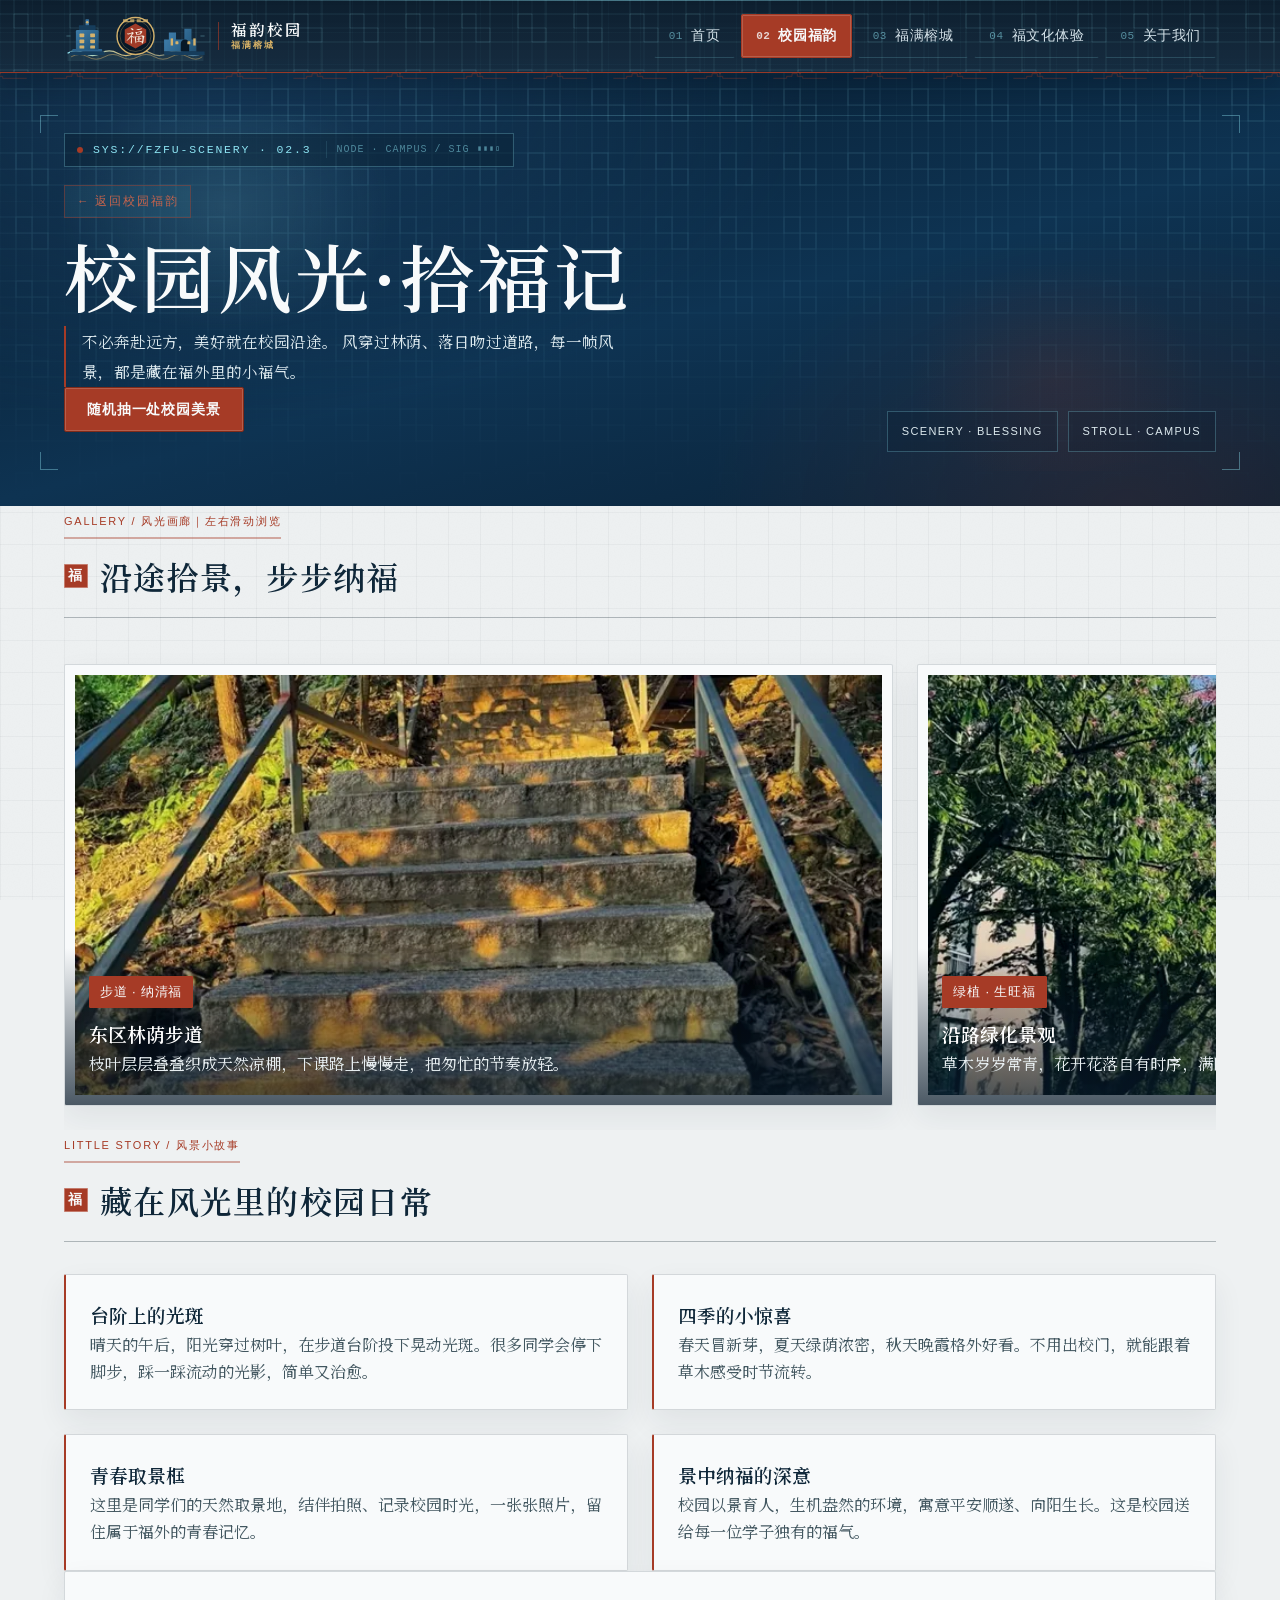
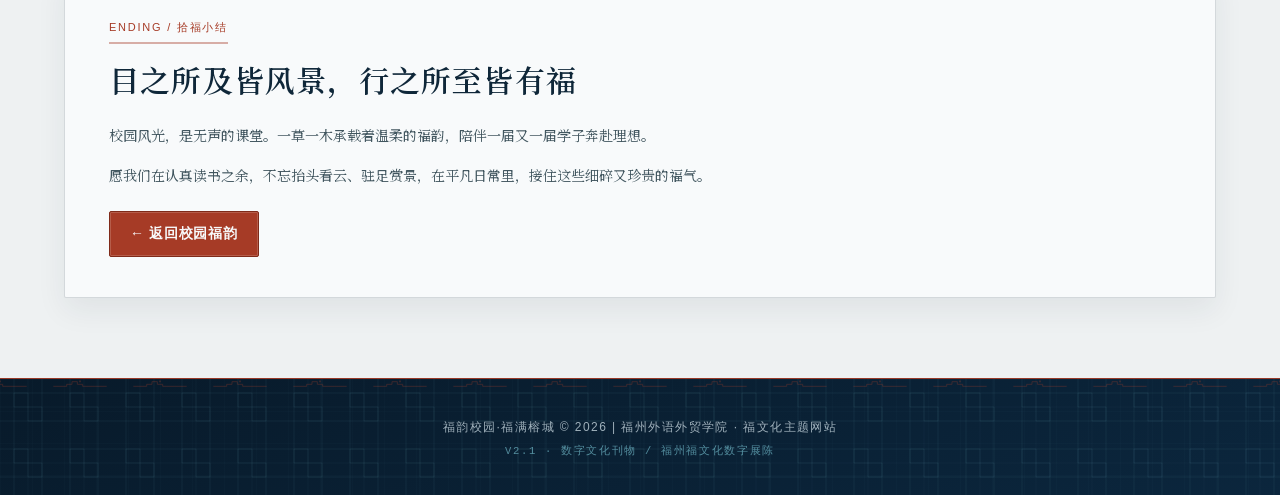
<file: fzwywm/campus-scenery.html>
<!DOCTYPE html>
<html lang="zh-CN">
<head>
    <meta charset="UTF-8">
    <meta name="viewport" content="width=device-width, initial-scale=1.0">
    <meta name="theme-color" content="#081A2A">
    <meta name="description" content="校园风光拾福记：林荫步道、沿路绿化与落日余晖，左右滑动浏览福外风景。">
    <link rel="icon" href="./assets/favicon.svg" type="image/svg+xml">
    <link rel="apple-touch-icon" href="./assets/apple-touch-icon.png">
    <meta property="og:type" content="website">
    <meta property="og:title" content="福韵校园·福满榕城">
    <meta property="og:description" content="福州外语外贸学院福文化主题网站：数字文化刊物与轻量 HUD 信息界面。">
    <meta property="og:image" content="./assets/og-cover.jpg">
    <meta name="twitter:card" content="summary_large_image">
    <title>校园风光 | 福韵校园·福满榕城</title>
    <link rel="stylesheet" href="./css/style.css">
    <link rel="stylesheet" href="./css/hud.css">
    <link rel="stylesheet" href="./css/building.css">
    <link rel="stylesheet" href="./css/scenery.css">
    <link rel="stylesheet" href="./css/theme-v2.css">
</head>
<body class="building">

<header class="hud-header">
    <div class="container nav-wrap">
        <a class="logo logo-emblem-lockup" href="index.html" aria-label="福韵校园·福满榕城首页" title="福韵校园·福满榕城">
            <img class="logo-emblem" src="./assets/logo-emblem.svg" alt="" width="240" height="84">
            <span class="logo-word"><b>福韵校园</b><em>福满榕城</em></span>
        </a>

        <nav aria-label="主导航">
            <ul class="nav-list">
                <li><a href="index.html"><i>01</i>首页</a></li>
                <li><a href="campus.html" class="active"><i>02</i>校园福韵</a></li>
                <li><a href="fuzhou.html"><i>03</i>福满榕城</a></li>
                <li><a href="experience.html"><i>04</i>福文化体验</a></li>
                <li><a href="about.html"><i>05</i>关于我们</a></li>
            </ul>
        </nav>
    </div>
</header>

<section class="hero">
    <div class="container hero-inner">
        <div>
            <div class="hud-line">
                <span class="dot"></span>SYS://FZFU-SCENERY · 02.3
                <span class="hud-coords" aria-hidden="true">NODE · CAMPUS / SIG ▮▮▮▯</span>
            </div>
            <a href="campus.html" class="crumb">← 返回校园福韵</a>
            <h1>校园风光·拾福记</h1>
            <p class="lead">
                不必奔赴远方，美好就在校园沿途。
                风穿过林荫、落日吻过道路，每一帧风景，都是藏在福外里的小福气。
            </p>
            <button class="luck-btn" id="randomView">随机抽一处校园美景</button>
        </div>
        <div class="hero-tags">
            <span>SCENERY · BLESSING</span>
            <span>STROLL · CAMPUS</span>
        </div>
    </div>
</section>

<section class="container">
    <div class="sec-head">
        <div>
            <span class="rubric">GALLERY / 风光画廊｜左右滑动浏览</span>
            <h2>沿途拾景，步步纳福</h2>
        </div>
    </div>
    <!-- 横向滚动画廊 -->
    <div class="scroll-gallery" id="galleryBox">
        <div class="gallery-item" data-id="path">
            <img loading="lazy" decoding="async" src="image/webp/东区步行梯-1600.webp" alt="林荫步道" srcset="image/webp/东区步行梯-640.webp 640w, image/webp/东区步行梯-1024.webp 1024w, image/webp/东区步行梯-1600.webp 1600w" sizes="(max-width: 768px) 92vw, 72vw">
            <div class="gallery-caption">
                <span class="gallery-tag">步道 · 纳清福</span>
                <h3>东区林荫步道</h3>
                <p>枝叶层层叠叠织成天然凉棚，下课路上慢慢走，把匆忙的节奏放轻。</p>
            </div>
        </div>
        <div class="gallery-item" data-id="green">
            <img loading="lazy" decoding="async" src="image/webp/宿舍公路-1600.webp" alt="绿化景观" srcset="image/webp/宿舍公路-640.webp 640w, image/webp/宿舍公路-1024.webp 1024w, image/webp/宿舍公路-1600.webp 1600w" sizes="(max-width: 768px) 92vw, 72vw">
            <div class="gallery-caption">
                <span class="gallery-tag">绿植 · 生旺福</span>
                <h3>沿路绿化景观</h3>
                <p>草木岁岁常青，花开花落自有时序，满眼生机，是蓬勃向上的福气。</p>
            </div>
        </div>
        <div class="gallery-item" data-id="sunset">
            <img loading="lazy" decoding="async" src="image/webp/落日余晖-1600.webp" alt="落日黄昏" srcset="image/webp/落日余晖-640.webp 640w, image/webp/落日余晖-1024.webp 1024w, image/webp/落日余晖-1600.webp 1600w" sizes="(max-width: 768px) 92vw, 72vw">
            <div class="gallery-caption">
                <span class="gallery-tag">晚霞 · 安暖福</span>
                <h3>校园落日余晖</h3>
                <p>黄昏是校园的温柔限定，橘色霞光铺满天际，治愈一整天的疲惫。</p>
            </div>
        </div>
    </div>
</section>


<!-- 交错瀑布流卡片 -->
<section class="container">
    <div class="sec-head">
        <div>
            <span class="rubric">LITTLE STORY / 风景小故事</span>
            <h2>藏在风光里的校园日常</h2>
        </div>
    </div>
    <div class="waterfall-wrap">
        <div class="waterfall-card">
            <h3>台阶上的光斑</h3>
            <p>晴天的午后，阳光穿过树叶，在步道台阶投下晃动光斑。很多同学会停下脚步，踩一踩流动的光影，简单又治愈。</p>
        </div>
        <div class="waterfall-card">
            <h3>四季的小惊喜</h3>
            <p>春天冒新芽，夏天绿荫浓密，秋天晚霞格外好看。不用出校门，就能跟着草木感受时节流转。</p>
        </div>
        <div class="waterfall-card">
            <h3>青春取景框</h3>
            <p>这里是同学们的天然取景地，结伴拍照、记录校园时光，一张张照片，留住属于福外的青春记忆。</p>
        </div>
        <div class="waterfall-card">
            <h3>景中纳福的深意</h3>
            <p>校园以景育人，生机盎然的环境，寓意平安顺遂、向阳生长。这是校园送给每一位学子独有的福气。</p>
        </div>
    </div>
</section>

<section class="closing">
    <div class="container">
        <div class="closing-panel">
            <span class="rubric">ENDING / 拾福小结</span>
            <h2>目之所及皆风景，行之所至皆有福</h2>
            <p>校园风光，是无声的课堂。一草一木承载着温柔的福韵，陪伴一届又一届学子奔赴理想。</p>
            <p>愿我们在认真读书之余，不忘抬头看云、驻足赏景，在平凡日常里，接住这些细碎又珍贵的福气。</p>
            <a href="campus.html" class="back">← 返回校园福韵</a>
        </div>
    </div>
</section>

<footer>
    <div class="container">
        <p>福韵校园·福满榕城 © 2026 | 福州外语外贸学院 · 福文化主题网站</p>
            <p>V2.1 · 数字文化刊物 / 福州福文化数字展陈</p>
    </div>
</footer>

<script>
(function(){
    const items = Array.from(document.querySelectorAll('.gallery-item'));
    const galleryBox = document.getElementById('galleryBox');
    const randomBtn = document.getElementById('randomView');

    function focusItem(item){
        items.forEach(function(el){
            el.classList.toggle('is-active', el === item);
        });

        const boxRect = galleryBox.getBoundingClientRect();
        const itemRect = item.getBoundingClientRect();
        const left = galleryBox.scrollLeft + itemRect.left - boxRect.left
            - (galleryBox.clientWidth - itemRect.width) / 2;

        galleryBox.scrollTo({ left: Math.max(0, left), behavior: 'smooth' });
    }

    randomBtn.addEventListener('click', function(){
        const target = items[Math.floor(Math.random() * items.length)];
        const top = galleryBox.getBoundingClientRect().top + window.scrollY - 120;

        window.scrollTo({ top: top, behavior: 'smooth' });
        focusItem(target);
    });
})();
</script>
<script src="./js/site.js" defer></script>
</body>
</html>
</file>
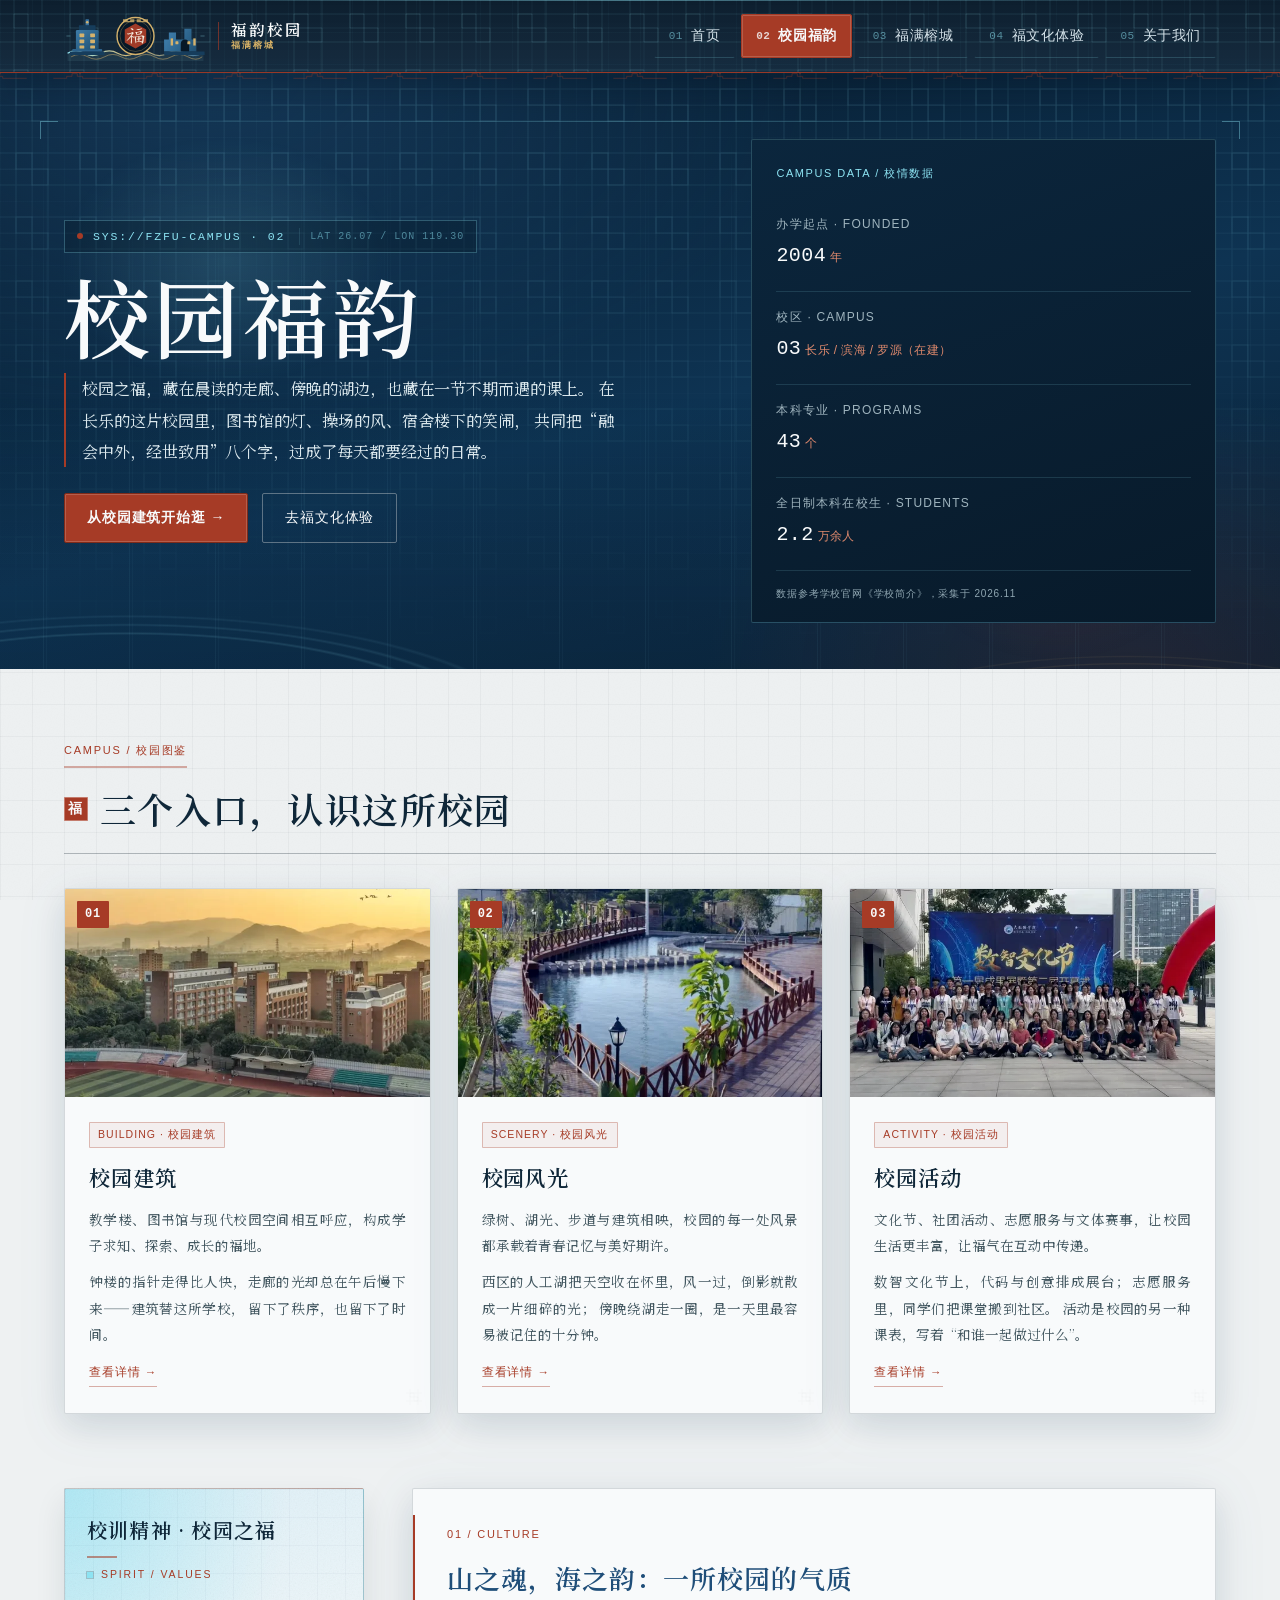
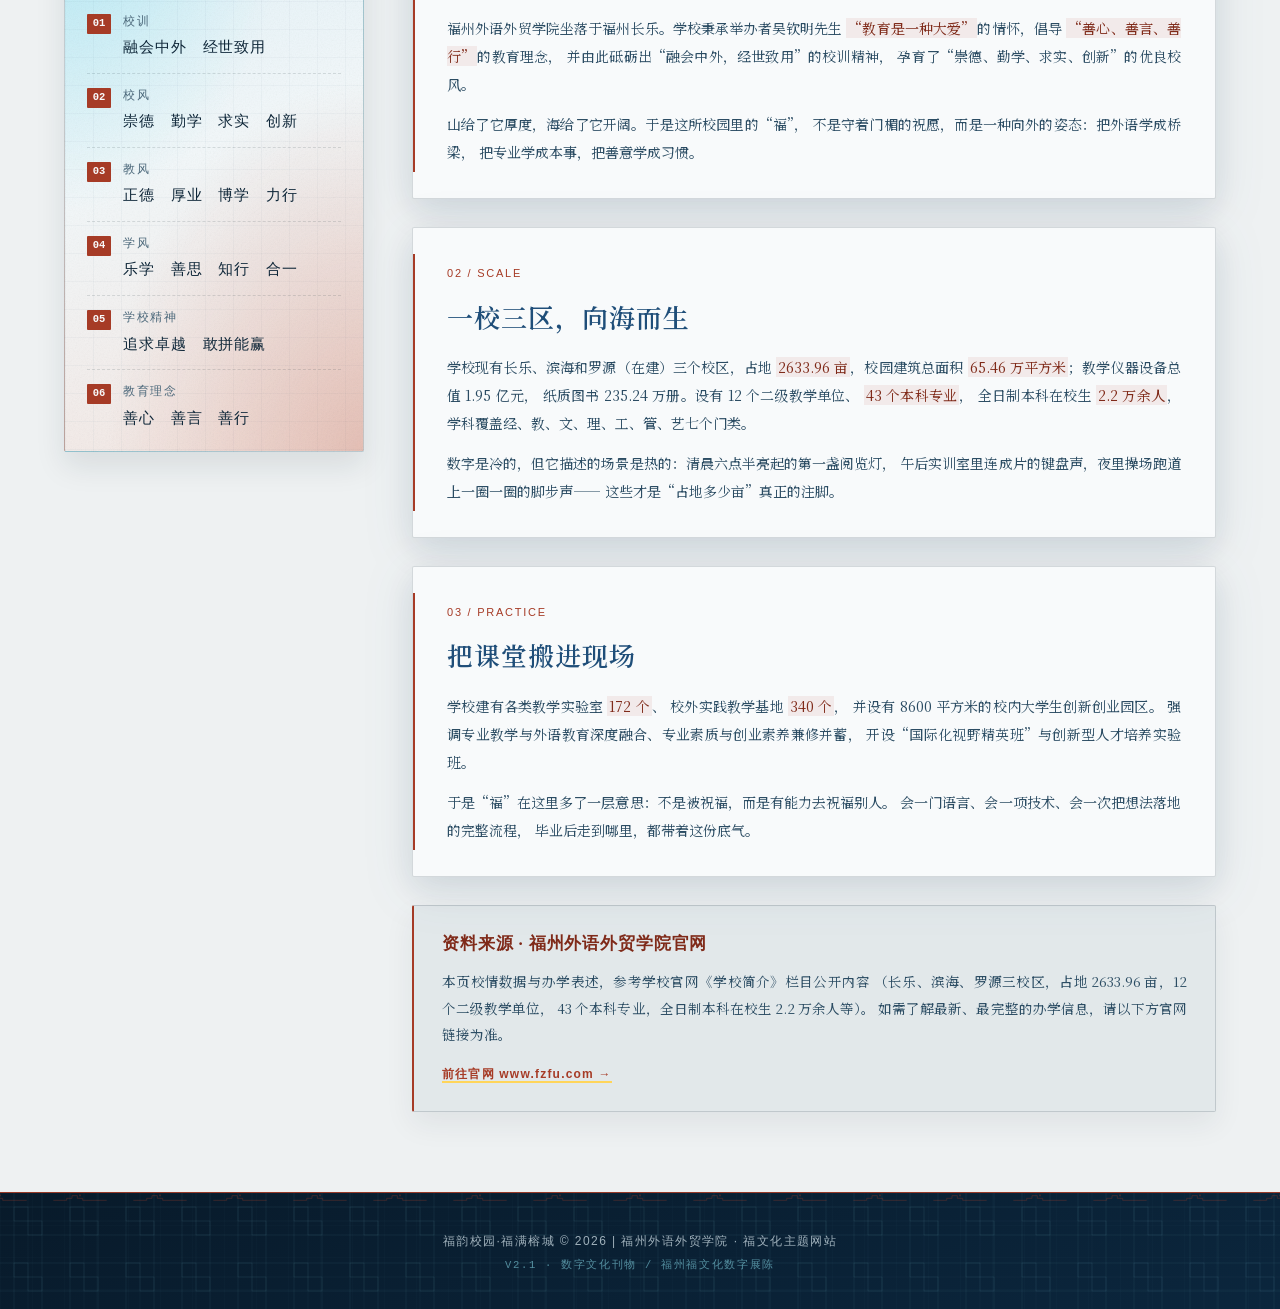
<file: fzwywm/campus.html>
<!DOCTYPE html>
<html lang="zh-CN">
<head>
    <meta charset="UTF-8">
    <meta name="viewport" content="width=device-width, initial-scale=1.0">
    <meta name="theme-color" content="#081A2A">
    <meta name="description" content="走进福州外语外贸学院，从校园建筑、风光与活动中感受校训精神与青春福气。">
    <link rel="icon" href="./assets/favicon.svg" type="image/svg+xml">
    <link rel="apple-touch-icon" href="./assets/apple-touch-icon.png">
    <meta property="og:type" content="website">
    <meta property="og:title" content="福韵校园·福满榕城">
    <meta property="og:description" content="福州外语外贸学院福文化主题网站：数字文化刊物与轻量 HUD 信息界面。">
    <meta property="og:image" content="./assets/og-cover.jpg">
    <meta name="twitter:card" content="summary_large_image">
    <title>校园福韵 | 福韵校园·福满榕城</title>
    <link rel="stylesheet" href="./css/style.css">
    <link rel="stylesheet" href="./css/hud.css">
    <link rel="stylesheet" href="./css/campus.css">
    <link rel="stylesheet" href="./css/theme-v2.css">
</head>
<body class="campus">

<header class="hud-header">
    <div class="container nav-wrap">
        <a class="logo logo-emblem-lockup" href="index.html" aria-label="福韵校园·福满榕城首页" title="福韵校园·福满榕城">
            <img class="logo-emblem" src="./assets/logo-emblem.svg" alt="" width="240" height="84">
            <span class="logo-word"><b>福韵校园</b><em>福满榕城</em></span>
        </a>

        <nav aria-label="主导航">
            <ul class="nav-list">
                <li><a href="index.html"><i>01</i>首页</a></li>
                <li><a href="campus.html" class="active"><i>02</i>校园福韵</a></li>
                <li><a href="fuzhou.html"><i>03</i>福满榕城</a></li>
                <li><a href="experience.html"><i>04</i>福文化体验</a></li>
                <li><a href="about.html"><i>05</i>关于我们</a></li>
            </ul>
        </nav>
    </div>
</header>

<!-- ============ F 的第一横：顶部通栏 ============ -->
<section class="f-hero">
    <div class="container f-hero-inner">
        <div>
            <div class="hud-line">
                <span class="dot"></span>SYS://FZFU-CAMPUS · 02
                <span class="hud-coords" aria-hidden="true">LAT 26.07 / LON 119.30</span>
            </div>

            <h1>校园福韵</h1>

            <p class="lead">
                校园之福，藏在晨读的走廊、傍晚的湖边，也藏在一节不期而遇的课上。
                在长乐的这片校园里，图书馆的灯、操场的风、宿舍楼下的笑闹，
                共同把“融会中外，经世致用”八个字，过成了每天都要经过的日常。
            </p>

            <div class="cta-row">
                <a href="campus-building.html" class="btn-pixel">从校园建筑开始逛 →</a>
                <a href="experience.html" class="btn-ghost">去福文化体验</a>
            </div>
        </div>

        <aside class="data-panel">
            <span class="panel-title">CAMPUS DATA / 校情数据</span>

            <div class="data-row">
                <span class="k">办学起点 · FOUNDED</span>
                <span class="v">2004<em>年</em></span>
            </div>

            <div class="data-row">
                <span class="k">校区 · CAMPUS</span>
                <span class="v">03<em>长乐 / 滨海 / 罗源（在建）</em></span>
            </div>

            <div class="data-row">
                <span class="k">本科专业 · PROGRAMS</span>
                <span class="v">43<em>个</em></span>
            </div>

            <div class="data-row">
                <span class="k">全日制本科在校生 · STUDENTS</span>
                <span class="v">2.2<em>万余人</em></span>
            </div>

            <p class="data-source">数据参考学校官网《学校简介》，采集于 2026.11</p>
        </aside>
    </div>
</section>

<!-- ============ F 的第二横：三张入口卡 ============ -->
<section class="f-bar">
    <div class="container">
        <div class="bar-head">
            <div>
                <span class="rubric">CAMPUS / 校园图鉴</span>
                <h2>三个入口，认识这所校园</h2>
            </div>
        </div>

        <div class="entry-row">
            <article class="entry">
                <div class="ph">
                    <img loading="lazy" decoding="async" src="image/webp/校园俯瞰图-1600.webp" alt="校园建筑" srcset="image/webp/校园俯瞰图-640.webp 640w, image/webp/校园俯瞰图-1024.webp 1024w, image/webp/校园俯瞰图-1600.webp 1600w" sizes="(max-width: 768px) 92vw, (max-width: 1200px) 50vw, 600px">
                    <span class="strip"></span>
                </div>
                <span class="idx">01</span>
                <div class="body">
                    <span class="chip">BUILDING · 校园建筑</span>
                    <h3>校园建筑</h3>
                    <p>
                        教学楼、图书馆与现代校园空间相互呼应，构成学子求知、探索、成长的福地。
                    </p>
                    <p>
                        钟楼的指针走得比人快，走廊的光却总在午后慢下来——建筑替这所学校，
                        留下了秩序，也留下了时间。
                    </p>
                    <a href="campus-building.html" class="more">查看详情 →</a>
                </div>
            </article>

            <article class="entry">
                <div class="ph">
                    <img loading="lazy" decoding="async" src="image/webp/西区人工湖-1600.webp" alt="校园风光" srcset="image/webp/西区人工湖-640.webp 640w, image/webp/西区人工湖-1024.webp 1024w, image/webp/西区人工湖-1600.webp 1600w" sizes="(max-width: 768px) 92vw, (max-width: 1200px) 50vw, 600px">
                    <span class="strip"></span>
                </div>
                <span class="idx">02</span>
                <div class="body">
                    <span class="chip">SCENERY · 校园风光</span>
                    <h3>校园风光</h3>
                    <p>
                        绿树、湖光、步道与建筑相映，校园的每一处风景都承载着青春记忆与美好期许。
                    </p>
                    <p>
                        西区的人工湖把天空收在怀里，风一过，倒影就散成一片细碎的光；
                        傍晚绕湖走一圈，是一天里最容易被记住的十分钟。
                    </p>
                    <a href="campus-scenery.html" class="more">查看详情 →</a>
                </div>
            </article>

            <article class="entry">
                <div class="ph">
                    <img loading="lazy" decoding="async" src="image/webp/数智文化节-1600.webp" alt="校园活动" srcset="image/webp/数智文化节-640.webp 640w, image/webp/数智文化节-1024.webp 1024w, image/webp/数智文化节-1600.webp 1600w" sizes="(max-width: 768px) 92vw, (max-width: 1200px) 50vw, 600px">
                    <span class="strip"></span>
                </div>
                <span class="idx">03</span>
                <div class="body">
                    <span class="chip">ACTIVITY · 校园活动</span>
                    <h3>校园活动</h3>
                    <p>
                        文化节、社团活动、志愿服务与文体赛事，让校园生活更丰富，让福气在互动中传递。
                    </p>
                    <p>
                        数智文化节上，代码与创意排成展台；志愿服务里，同学们把课堂搬到社区。
                        活动是校园的另一种课表，写着“和谁一起做过什么”。
                    </p>
                    <a href="campus-activity.html" class="more">查看详情 →</a>
                </div>
            </article>
        </div>
    </div>
</section>

<!-- ============ F 的竖干：左窄栏 + 右侧长文 ============ -->
<section class="f-stem">
    <div class="container stem-grid">

        <aside class="stem-aside">
            <h3 class="aside-title">校训精神 · 校园之福</h3>
            <p class="aside-sub">SPIRIT / VALUES</p>

            <div class="m-row">
                <span class="m-no">01</span>
                <div>
                    <span class="m-k">校训</span>
                    <span class="m-v">融会中外　经世致用</span>
                </div>
            </div>

            <div class="m-row">
                <span class="m-no">02</span>
                <div>
                    <span class="m-k">校风</span>
                    <span class="m-v">崇德　勤学　求实　创新</span>
                </div>
            </div>

            <div class="m-row">
                <span class="m-no">03</span>
                <div>
                    <span class="m-k">教风</span>
                    <span class="m-v">正德　厚业　博学　力行</span>
                </div>
            </div>

            <div class="m-row">
                <span class="m-no">04</span>
                <div>
                    <span class="m-k">学风</span>
                    <span class="m-v">乐学　善思　知行　合一</span>
                </div>
            </div>

            <div class="m-row">
                <span class="m-no">05</span>
                <div>
                    <span class="m-k">学校精神</span>
                    <span class="m-v">追求卓越　敢拼能赢</span>
                </div>
            </div>

            <div class="m-row">
                <span class="m-no">06</span>
                <div>
                    <span class="m-k">教育理念</span>
                    <span class="m-v">善心　善言　善行</span>
                </div>
            </div>

        </aside>

        <div class="stem-main">
            <article class="stem-article">
                <span class="rubric">01 / CULTURE</span>
                <h3>山之魂，海之韵：一所校园的气质</h3>
                <p>
                    福州外语外贸学院坐落于福州长乐。学校秉承举办者吴钦明先生
                    <span class="hl">“教育是一种大爱”</span>的情怀，倡导
                    <span class="hl">“善心、善言、善行”</span>的教育理念，
                    并由此砥砺出“融会中外，经世致用”的校训精神，
                    孕育了“崇德、勤学、求实、创新”的优良校风。
                </p>
                <p>
                    山给了它厚度，海给了它开阔。于是这所校园里的“福”，
                    不是守着门楣的祝愿，而是一种向外的姿态：把外语学成桥梁，
                    把专业学成本事，把善意学成习惯。
                </p>
            </article>

            <article class="stem-article">
                <span class="rubric">02 / SCALE</span>
                <h3>一校三区，向海而生</h3>
                <p>
                    学校现有长乐、滨海和罗源（在建）三个校区，占地
                    <span class="hl">2633.96 亩</span>，校园建筑总面积
                    <span class="hl">65.46 万平方米</span>；教学仪器设备总值 1.95 亿元，
                    纸质图书 235.24 万册。设有 12 个二级教学单位、
                    <span class="hl">43 个本科专业</span>，
                    全日制本科在校生 <span class="hl">2.2 万余人</span>，
                    学科覆盖经、教、文、理、工、管、艺七个门类。
                </p>
                <p>
                    数字是冷的，但它描述的场景是热的：清晨六点半亮起的第一盏阅览灯，
                    午后实训室里连成片的键盘声，夜里操场跑道上一圈一圈的脚步声——
                    这些才是“占地多少亩”真正的注脚。
                </p>
            </article>

            <article class="stem-article">
                <span class="rubric">03 / PRACTICE</span>
                <h3>把课堂搬进现场</h3>
                <p>
                    学校建有各类教学实验室 <span class="hl">172 个</span>、
                    校外实践教学基地 <span class="hl">340 个</span>，
                    并设有 8600 平方米的校内大学生创新创业园区。
                    强调专业教学与外语教育深度融合、专业素质与创业素养兼修并蓄，
                    开设“国际化视野精英班”与创新型人才培养实验班。
                </p>
                <p>
                    于是“福”在这里多了一层意思：不是被祝福，而是有能力去祝福别人。
                    会一门语言、会一项技术、会一次把想法落地的完整流程，
                    毕业后走到哪里，都带着这份底气。
                </p>
            </article>

            <div class="site-note">
                <strong>资料来源 · 福州外语外贸学院官网</strong>
                <p>
                    本页校情数据与办学表述，参考学校官网《学校简介》栏目公开内容
                    （长乐、滨海、罗源三校区，占地 2633.96 亩，12 个二级教学单位，
                    43 个本科专业，全日制本科在校生 2.2 万余人等）。
                    如需了解最新、最完整的办学信息，请以下方官网链接为准。
                </p>
                <a href="https://www.fzfu.com/" target="_blank" rel="noopener">前往官网 www.fzfu.com →</a>
            </div>
        </div>
    </div>
</section>

<footer>
    <div class="container">
        <p>福韵校园·福满榕城 © 2026 | 福州外语外贸学院 · 福文化主题网站</p>
            <p>V2.1 · 数字文化刊物 / 福州福文化数字展陈</p>
    </div>
</footer>

<script src="./js/site.js" defer></script>
</body>
</html>
</file>
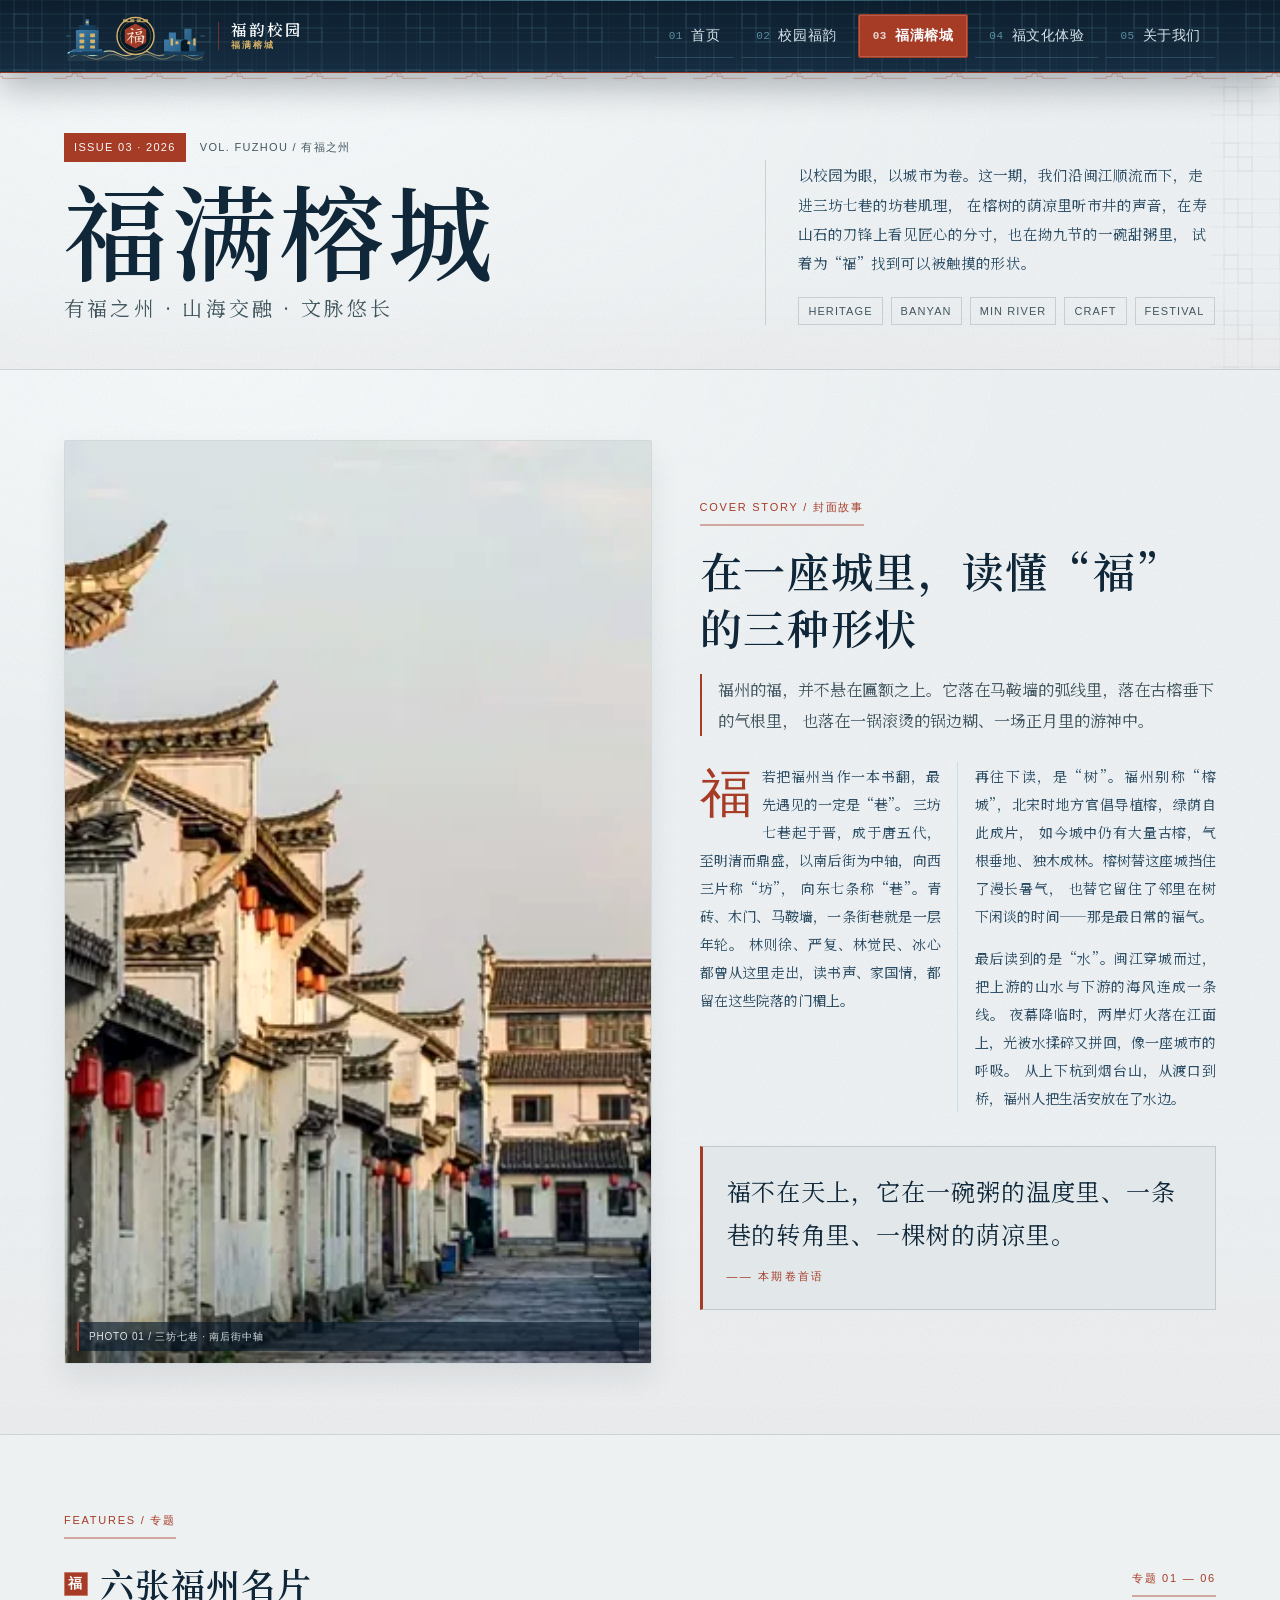
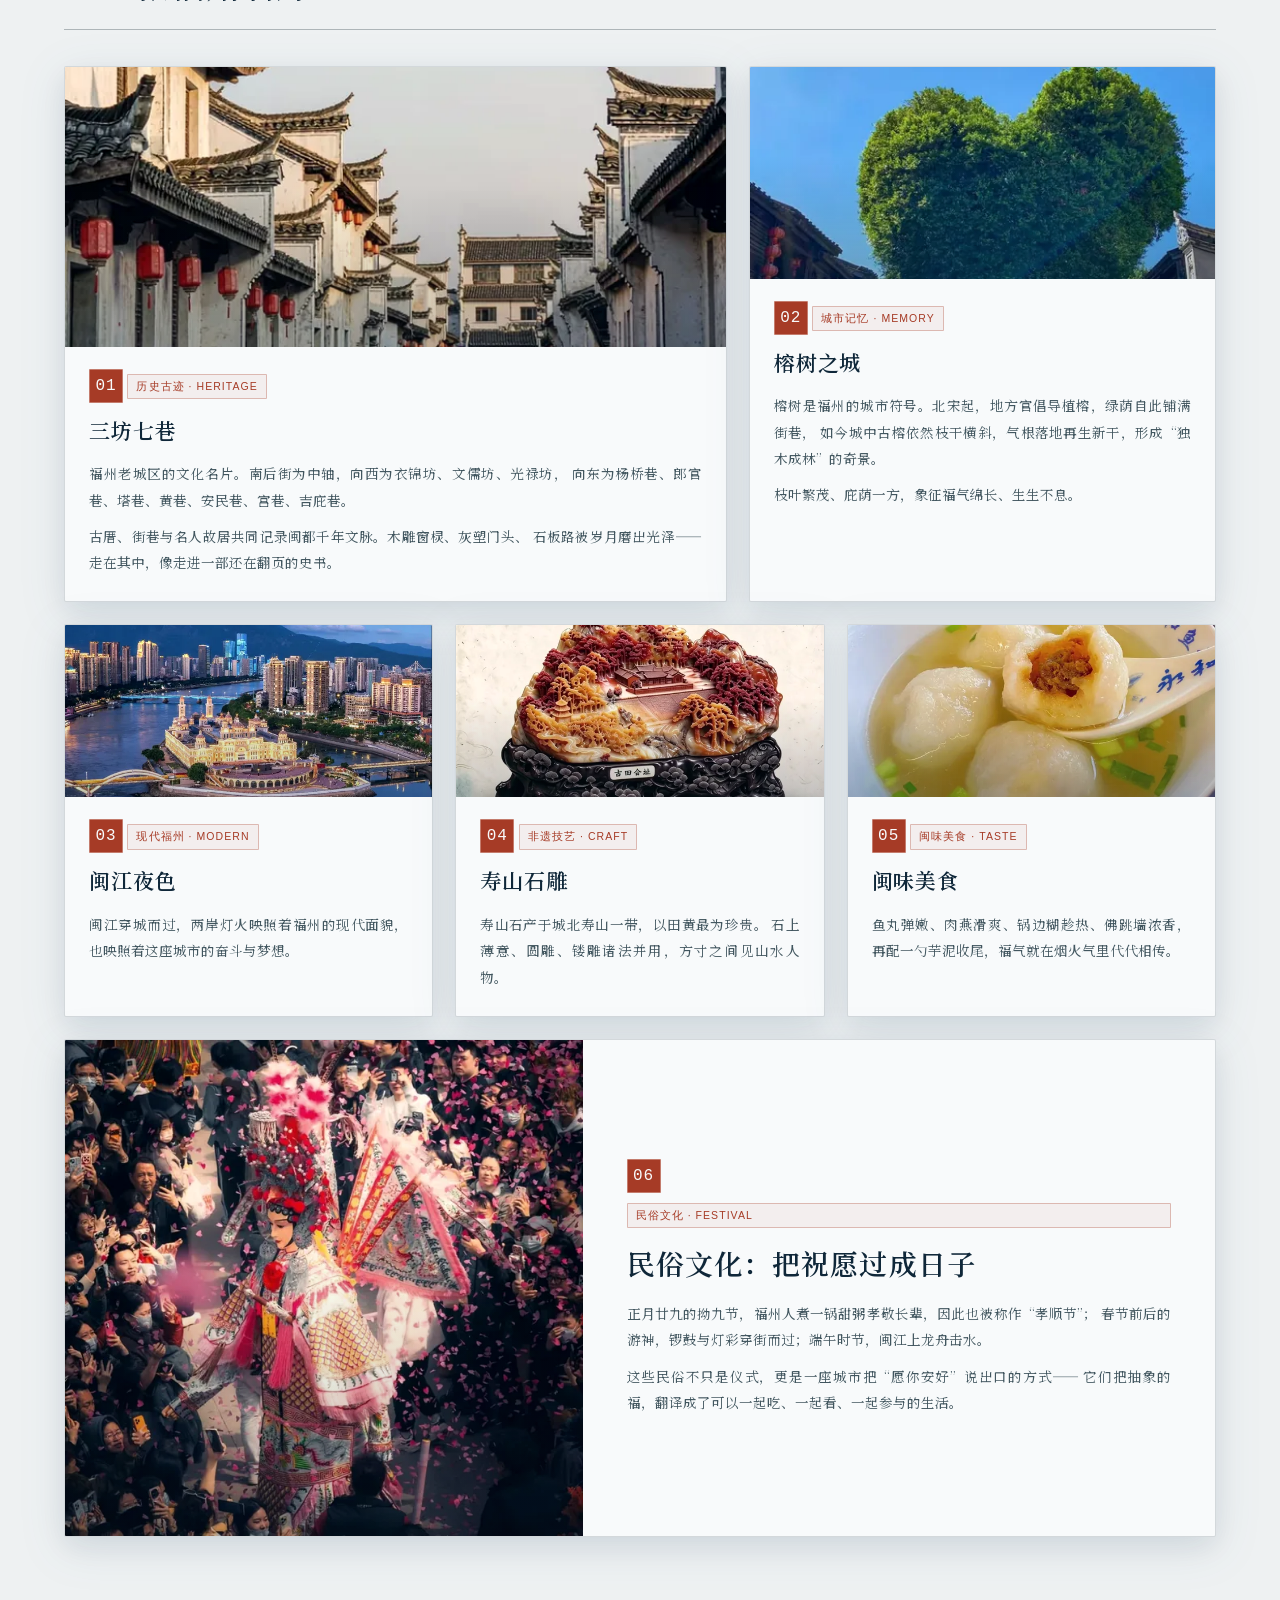
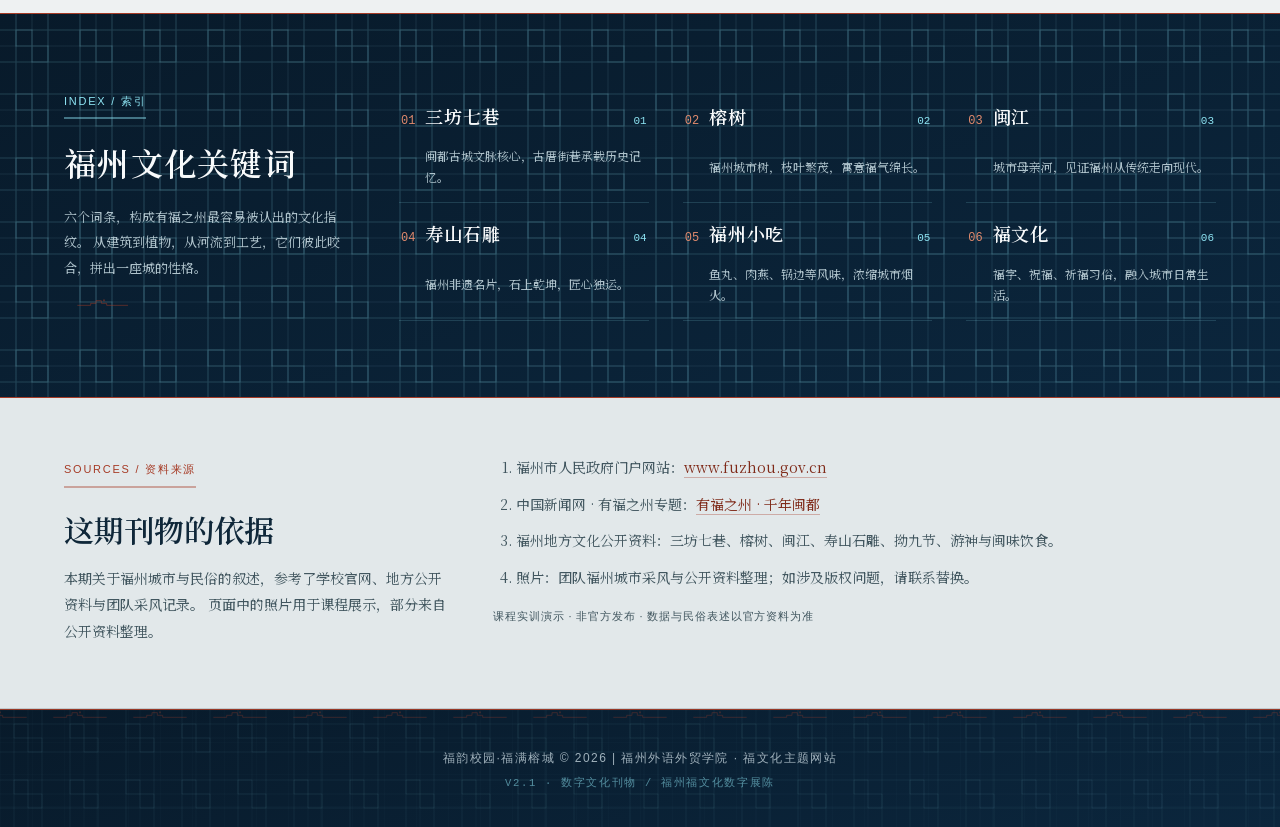
<file: fzwywm/fuzhou.html>
<!DOCTYPE html>
<html lang="zh-CN">
<head>
    <meta charset="UTF-8">
    <meta name="viewport" content="width=device-width, initial-scale=1.0">
    <meta name="theme-color" content="#081A2A">
    <meta name="description" content="以杂志方式阅读福州：三坊七巷、榕树、闽江、寿山石雕、闽味美食与民俗文化。">
    <link rel="icon" href="./assets/favicon.svg" type="image/svg+xml">
    <link rel="apple-touch-icon" href="./assets/apple-touch-icon.png">
    <meta property="og:type" content="website">
    <meta property="og:title" content="福韵校园·福满榕城">
    <meta property="og:description" content="福州外语外贸学院福文化主题网站：数字文化刊物与轻量 HUD 信息界面。">
    <meta property="og:image" content="./assets/og-cover.jpg">
    <meta name="twitter:card" content="summary_large_image">
    <title>福满榕城 | 福韵校园·福满榕城</title>
    <link rel="stylesheet" href="./css/style.css">
    <link rel="stylesheet" href="./css/hud.css">
    <link rel="stylesheet" href="./css/magazine.css">
    <link rel="stylesheet" href="./css/theme-v2.css">
</head>
<body class="mag">

<header class="hud-header">
    <div class="container nav-wrap">
        <a class="logo logo-emblem-lockup" href="index.html" aria-label="福韵校园·福满榕城首页" title="福韵校园·福满榕城">
            <img class="logo-emblem" src="./assets/logo-emblem.svg" alt="" width="240" height="84">
            <span class="logo-word"><b>福韵校园</b><em>福满榕城</em></span>
        </a>

        <nav aria-label="主导航">
            <ul class="nav-list">
                <li><a href="index.html"><i>01</i>首页</a></li>
                <li><a href="campus.html"><i>02</i>校园福韵</a></li>
                <li><a href="fuzhou.html" class="active"><i>03</i>福满榕城</a></li>
                <li><a href="experience.html"><i>04</i>福文化体验</a></li>
                <li><a href="about.html"><i>05</i>关于我们</a></li>
            </ul>
        </nav>
    </div>
</header>

<!-- 刊头 -->
<div class="masthead">
    <div class="container mast-inner">
        <div class="mast-left">
            <div class="issue">
                <span class="kicker">ISSUE 03 · 2026</span>
                <span class="vol">VOL. FUZHOU / 有福之州</span>
            </div>
            <div class="mast-title">
                <h1>福满榕城</h1>
                <p class="mast-sub">有福之州 · 山海交融 · 文脉悠长</p>
            </div>
        </div>

        <div class="mast-right">
            <p class="mast-lead">
                以校园为眼，以城市为卷。这一期，我们沿闽江顺流而下，走进三坊七巷的坊巷肌理，
                在榕树的荫凉里听市井的声音，在寿山石的刀锋上看见匠心的分寸，也在拗九节的一碗甜粥里，
                试着为“福”找到可以被触摸的形状。
            </p>
            <div class="mast-tags">
                <span>HERITAGE</span>
                <span>BANYAN</span>
                <span>MIN RIVER</span>
                <span>CRAFT</span>
                <span>FESTIVAL</span>
            </div>
        </div>
    </div>
</div>

<!-- 封面故事 -->
<section class="feature">
    <div class="container feature-grid">
        <figure class="feature-media">
            <img loading="lazy" decoding="async" src="image/webp/三坊七巷-1600.webp" alt="三坊七巷街巷" srcset="image/webp/三坊七巷-640.webp 640w, image/webp/三坊七巷-1024.webp 1024w, image/webp/三坊七巷-1600.webp 1600w" sizes="(max-width: 768px) 92vw, 50vw">
            <span class="strip"></span>
            <figcaption>PHOTO 01 / 三坊七巷 · 南后街中轴</figcaption>
        </figure>

        <div class="feature-text">
            <span class="rubric">COVER STORY / 封面故事</span>
            <h2>在一座城里，读懂“福”的三种形状</h2>
            <p class="standfirst">
                福州的福，并不悬在匾额之上。它落在马鞍墙的弧线里，落在古榕垂下的气根里，
                也落在一锅滚烫的锅边糊、一场正月里的游神中。
            </p>

            <div class="columns">
                <p>
                    <span class="dropcap">福</span>若把福州当作一本书翻，最先遇见的一定是“巷”。
                    三坊七巷起于晋，成于唐五代，至明清而鼎盛，以南后街为中轴，向西三片称“坊”，
                    向东七条称“巷”。青砖、木门、马鞍墙，一条街巷就是一层年轮。
                    林则徐、严复、林觉民、冰心都曾从这里走出，读书声、家国情，都留在这些院落的门楣上。
                </p>
                <p>
                    再往下读，是“树”。福州别称“榕城”，北宋时地方官倡导植榕，绿荫自此成片，
                    如今城中仍有大量古榕，气根垂地、独木成林。榕树替这座城挡住了漫长暑气，
                    也替它留住了邻里在树下闲谈的时间——那是最日常的福气。
                </p>
                <p>
                    最后读到的是“水”。闽江穿城而过，把上游的山水与下游的海风连成一条线。
                    夜幕降临时，两岸灯火落在江面上，光被水揉碎又拼回，像一座城市的呼吸。
                    从上下杭到烟台山，从渡口到桥，福州人把生活安放在了水边。
                </p>
            </div>

            <blockquote class="pullquote">
                福不在天上，它在一碗粥的温度里、一条巷的转角里、一棵树的荫凉里。
                <span>—— 本期卷首语</span>
            </blockquote>
        </div>
    </div>
</section>

<!-- 六张名片 -->
<section class="features">
    <div class="container">
        <div class="sec-head">
            <div>
                <span class="rubric">FEATURES / 专题</span>
                <h2>六张福州名片</h2>
            </div>
            <span class="rubric">专题 01 — 06</span>
        </div>

        <div class="bento">
            <article class="feat f-a">
                <div class="ph">
                    <img loading="lazy" decoding="async" src="image/webp/三坊七巷-1600.webp" alt="三坊七巷" srcset="image/webp/三坊七巷-640.webp 640w, image/webp/三坊七巷-1024.webp 1024w, image/webp/三坊七巷-1600.webp 1600w" sizes="(max-width: 768px) 92vw, 50vw">
                    <span class="strip"></span>
                </div>
                <div class="body">
                    <span class="num">01</span>
                    <span class="chip">历史古迹 · HERITAGE</span>
                    <h3>三坊七巷</h3>
                    <p>
                        福州老城区的文化名片。南后街为中轴，向西为衣锦坊、文儒坊、光禄坊，
                        向东为杨桥巷、郎官巷、塔巷、黄巷、安民巷、宫巷、吉庇巷。
                    </p>
                    <p>
                        古厝、街巷与名人故居共同记录闽都千年文脉。木雕窗棂、灰塑门头、
                        石板路被岁月磨出光泽——走在其中，像走进一部还在翻页的史书。
                    </p>
                </div>
            </article>

            <article class="feat f-b">
                <div class="ph">
                    <img loading="lazy" decoding="async" src="image/webp/爱心树-1600.webp" alt="榕树与城市" srcset="image/webp/爱心树-640.webp 640w, image/webp/爱心树-1024.webp 1024w, image/webp/爱心树-1600.webp 1600w" sizes="(max-width: 768px) 92vw, (max-width: 1200px) 50vw, 600px">
                    <span class="strip"></span>
                </div>
                <div class="body">
                    <span class="num">02</span>
                    <span class="chip">城市记忆 · MEMORY</span>
                    <h3>榕树之城</h3>
                    <p>
                        榕树是福州的城市符号。北宋起，地方官倡导植榕，绿荫自此铺满街巷，
                        如今城中古榕依然枝干横斜，气根落地再生新干，形成“独木成林”的奇景。
                    </p>
                    <p>枝叶繁茂、庇荫一方，象征福气绵长、生生不息。</p>
                </div>
            </article>

            <article class="feat f-c">
                <div class="ph">
                    <img loading="lazy" decoding="async" src="image/webp/闽江夜景-1600.webp" alt="闽江夜景" srcset="image/webp/闽江夜景-640.webp 640w, image/webp/闽江夜景-1024.webp 1024w, image/webp/闽江夜景-1600.webp 1600w" sizes="(max-width: 768px) 92vw, (max-width: 1200px) 50vw, 600px">
                    <span class="strip"></span>
                </div>
                <div class="body">
                    <span class="num">03</span>
                    <span class="chip">现代福州 · MODERN</span>
                    <h3>闽江夜色</h3>
                    <p>
                        闽江穿城而过，两岸灯火映照着福州的现代面貌，
                        也映照着这座城市的奋斗与梦想。
                    </p>
                </div>
            </article>

            <article class="feat f-d">
                <div class="ph">
                    <img loading="lazy" decoding="async" src="image/webp/寿山石雕-1600.webp" alt="寿山石雕" srcset="image/webp/寿山石雕-640.webp 640w, image/webp/寿山石雕-1024.webp 1024w, image/webp/寿山石雕-1600.webp 1600w" sizes="(max-width: 768px) 92vw, (max-width: 1200px) 50vw, 600px">
                    <span class="strip"></span>
                </div>
                <div class="body">
                    <span class="num">04</span>
                    <span class="chip">非遗技艺 · CRAFT</span>
                    <h3>寿山石雕</h3>
                    <p>
                        寿山石产于城北寿山一带，以田黄最为珍贵。
                        石上薄意、圆雕、镂雕诸法并用，方寸之间见山水人物。
                    </p>
                </div>
            </article>

            <article class="feat f-e">
                <div class="ph">
                    <img loading="lazy" decoding="async" src="image/webp/鱼丸-1600.webp" alt="闽味美食" srcset="image/webp/鱼丸-640.webp 640w, image/webp/鱼丸-1024.webp 1024w, image/webp/鱼丸-1600.webp 1600w" sizes="(max-width: 768px) 92vw, (max-width: 1200px) 50vw, 600px">
                    <span class="strip"></span>
                </div>
                <div class="body">
                    <span class="num">05</span>
                    <span class="chip">闽味美食 · TASTE</span>
                    <h3>闽味美食</h3>
                    <p>
                        鱼丸弹嫩、肉燕滑爽、锅边糊趁热、佛跳墙浓香，
                        再配一勺芋泥收尾，福气就在烟火气里代代相传。
                    </p>
                </div>
            </article>

            <article class="feat f-f">
                <div class="ph">
                    <img loading="lazy" decoding="async" src="image/webp/游神-1600.webp" alt="福州民俗" srcset="image/webp/游神-640.webp 640w, image/webp/游神-1024.webp 1024w, image/webp/游神-1600.webp 1600w" sizes="(max-width: 768px) 92vw, (max-width: 1200px) 50vw, 600px">
                    <span class="strip"></span>
                </div>
                <div class="body">
                    <span class="num">06</span>
                    <span class="chip">民俗文化 · FESTIVAL</span>
                    <h3>民俗文化：把祝愿过成日子</h3>
                    <p>
                        正月廿九的拗九节，福州人煮一锅甜粥孝敬长辈，因此也被称作“孝顺节”；
                        春节前后的游神，锣鼓与灯彩穿街而过；端午时节，闽江上龙舟击水。
                    </p>
                    <p>
                        这些民俗不只是仪式，更是一座城市把“愿你安好”说出口的方式——
                        它们把抽象的福，翻译成了可以一起吃、一起看、一起参与的生活。
                    </p>
                </div>
            </article>
        </div>
    </div>
</section>

<!-- 词条索引 -->
<section class="index-sec">
    <div class="container index-grid">
        <div class="index-head">
            <span class="rubric">INDEX / 索引</span>
            <h2>福州文化关键词</h2>
            <p>
                六个词条，构成有福之州最容易被认出的文化指纹。
                从建筑到植物，从河流到工艺，它们彼此咬合，拼出一座城的性格。
            </p>
            <div class="rule"></div>
        </div>

        <ol class="index-list">
            <li>
                <span class="no">01</span>
                <span class="term">三坊七巷</span>
                <span class="pg">01</span>
                <span class="desc">闽都古城文脉核心，古厝街巷承载历史记忆。</span>
            </li>
            <li>
                <span class="no">02</span>
                <span class="term">榕树</span>
                <span class="pg">02</span>
                <span class="desc">福州城市树，枝叶繁茂，寓意福气绵长。</span>
            </li>
            <li>
                <span class="no">03</span>
                <span class="term">闽江</span>
                <span class="pg">03</span>
                <span class="desc">城市母亲河，见证福州从传统走向现代。</span>
            </li>
            <li>
                <span class="no">04</span>
                <span class="term">寿山石雕</span>
                <span class="pg">04</span>
                <span class="desc">福州非遗名片，石上乾坤，匠心独运。</span>
            </li>
            <li>
                <span class="no">05</span>
                <span class="term">福州小吃</span>
                <span class="pg">05</span>
                <span class="desc">鱼丸、肉燕、锅边等风味，浓缩城市烟火。</span>
            </li>
            <li>
                <span class="no">06</span>
                <span class="term">福文化</span>
                <span class="pg">06</span>
                <span class="desc">福字、祝福、祈福习俗，融入城市日常生活。</span>
            </li>
        </ol>
    </div>
</section>

<section class="sources" id="sources">
    <div class="container sources-inner">
        <div>
            <span class="rubric">SOURCES / 资料来源</span>
            <h2>这期刊物的依据</h2>
            <p>
                本期关于福州城市与民俗的叙述，参考了学校官网、地方公开资料与团队采风记录。
                页面中的照片用于课程展示，部分来自公开资料整理。
            </p>
        </div>
        <div>
            <ol>
                <li>福州市人民政府门户网站：<a href="https://www.fuzhou.gov.cn/" target="_blank" rel="noopener">www.fuzhou.gov.cn</a></li>
                <li>中国新闻网 · 有福之州专题：<a href="https://cntmedia.cn/cnt/depth/1579728331576971264.html" target="_blank" rel="noopener">有福之州 · 千年闽都</a></li>
                <li>福州地方文化公开资料：三坊七巷、榕树、闽江、寿山石雕、拗九节、游神与闽味饮食。</li>
                <li>照片：团队福州城市采风与公开资料整理；如涉及版权问题，请联系替换。</li>
            </ol>
            <p class="credit">课程实训演示 · 非官方发布 · 数据与民俗表述以官方资料为准</p>
        </div>
    </div>
</section>

<footer>
    <div class="container">
        <p>福韵校园·福满榕城 © 2026 | 福州外语外贸学院 · 福文化主题网站</p>
            <p>V2.1 · 数字文化刊物 / 福州福文化数字展陈</p>
    </div>
</footer>

<script src="./js/site.js" defer></script>
</body>
</html>
</file>
<file: fzwywm/css/style.css>
* {
    margin: 0;
    padding: 0;
    box-sizing: border-box;
}

:root {
    --blue-deep: #1F4E79;
    --blue-mid: #3474A6;
    --blue-light: #EAF4FB;
    --yellow: #FFD55A;
    --yellow-light: #FFF7D6;
    --white: #FFFFFF;
    --text-main: #22384D;
    --text-sub: #43586A;
    --ink: #182A33;
    --ink-soft: #41565F;
    --paper-warm: #EEF1F2;
    --paper-warm-2: #E2E8EA;
    --paper-high: #F8FAFB;
    --cinnabar: #A63B26;
    --cinnabar-deep: #7F2A19;
    --cinnabar-soft: #C4634C;
    --hud-deep: #081A2A;
    --hud-blue: #0E3352;
    --hud-cyan: #8DE3F2;
    --gold-muted: #D6B166;
    --line-ink: rgba(24, 42, 51, .16);
    --line-ink-strong: rgba(24, 42, 51, .3);
    --font-label: "Helvetica Neue", "PingFang SC", "Microsoft YaHei", sans-serif;
    --font-serif: "Noto Serif SC", "Songti SC", "STSong", "SimSun", serif;
    --font-display: "Noto Serif SC", "Songti SC", "STSong", serif;
    --font-kai: "STKaiti", "KaiTi", "Kaiti SC", serif;
    --focus-ring: #FFD55A;
}

html {
    scroll-behavior: smooth;
}

::selection {
    background: var(--cinnabar);
    color: var(--paper-high);
}

:focus-visible {
    outline: 2px solid var(--focus-ring) !important;
    outline-offset: 3px;
    box-shadow: 0 0 0 5px rgba(8, 26, 42, .35);
}

body {
    font-family: "Microsoft Yahei", "PingFang SC", sans-serif;
    background-color: var(--blue-light);
    background-image:
        radial-gradient(circle at 10% 20%, rgba(255, 213, 90, 0.18) 0, transparent 26%),
        radial-gradient(circle at 85% 10%, rgba(52, 116, 166, 0.14) 0, transparent 28%),
        radial-gradient(circle at 70% 85%, rgba(255, 213, 90, 0.12) 0, transparent 30%);
    background-attachment: fixed;
    color: var(--text-main);
    line-height: 1.7;
}

a {
    text-decoration: none;
    color: inherit;
}

ul {
    list-style: none;
}

.container {
    max-width: 1200px;
    margin: 0 auto;
    padding: 0 24px;
}

/* 顶部导航 */
header {
    font-family:方正小标宋简体;
    background: linear-gradient(135deg, #1F4E79 0%, #3474A6 100%);
    color: var(--white);
    position: sticky;
    top: 0;
    z-index: 99;
    box-shadow: 0 4px 16px rgba(31, 78, 121, 0.25);
    border-bottom: 3px solid var(--yellow);
}

.nav-wrap {
    display: flex;
    justify-content: space-between;
    align-items: center;
    height: 72px;
}

.logo {
    font-size: 21px;
    font-weight: 800;
    letter-spacing: 1px;
    display: flex;
    align-items: center;
    gap: 10px;
}

.logo::before {
    content: "";
    width: 40px;
    height: 40px;
    border-radius: 50%;
    background:
        radial-gradient(circle at 30% 30%, #FFD55A 0 10%, transparent 11%),
        radial-gradient(circle at 70% 30%, #FFD55A 0 8%, transparent 9%),
        radial-gradient(circle at 50% 75%, #FFD55A 0 12%, transparent 13%),
        linear-gradient(135deg, #3474A6, #1F4E79);
    border: 2px solid var(--yellow);
    box-shadow: 0 0 0 3px rgba(255, 213, 90, 0.25);
}

.nav-list {
    display: flex;
    gap: 10px;
}

.nav-list li a {
    padding: 10px 16px;
    border-radius: 999px;
    font-size: 15px;
    color: #DFF1FF;
    transition: 0.3s;
}

.nav-list li a:hover,
.nav-list li a.active {
    background-color: var(--yellow);
    color: var(--ink);
    font-weight: 700;
}

/* 首屏横幅 */
.banner {
    position: relative;
    height: 520px;
    background:
        linear-gradient(135deg, rgba(31, 78, 121, 0.85), rgba(52, 116, 166, 0.75)),
        url("../image/webp/闽江夜景-1600.webp") center/cover no-repeat;
    display: flex;
    align-items: center;
    justify-content: center;
    text-align: center;
    color: var(--white);
    overflow: hidden;
}

.banner::before {
    content: "";
    position: absolute;
    inset: 0;
    background-image:
        radial-gradient(circle at 20% 80%, rgba(255, 213, 90, 0.35) 0, transparent 22%),
        radial-gradient(circle at 80% 20%, rgba(255, 213, 90, 0.25) 0, transparent 26%);
}

.banner-content {
    position: relative;
    z-index: 2;
    padding: 0 20px;
}

.banner h1 {
    font-size: 54px;
    font-weight: 900;
    letter-spacing: 4px;
    text-shadow: 0 6px 24px rgba(0, 0, 0, 0.35);
    margin-bottom: 14px;
}

.banner h1 span {
    color: var(--yellow);
}

.banner p {
    font-size: 19px;
    color: #EAF4FB;
    max-width: 720px;
    margin: 0 auto 28px;
}

.btn {
    display: inline-block;
    padding: 12px 30px;
    background-color: var(--yellow);
    color: var(--ink);
    border-radius: 999px;
    font-weight: 700;
    transition: 0.3s;
    border: none;
    cursor: pointer;
    font-size: 16px;
}

.btn:hover {
    background-color: #FFE27A;
    transform: translateY(-2px);
    box-shadow: 0 10px 24px rgba(255, 213, 90, 0.4);
}

.btn-blue {
    background-color: var(--blue-deep);
    color: var(--white);
}

.btn-blue:hover {
    background-color: #2A6292;
}

/* 通用区块 */
section {
    padding: 70px 0;
}

.section-title {
    text-align: center;
    font-size: 34px;
    color: var(--blue-deep);
    margin-bottom: 14px;
    position: relative;
}

.section-title::after {
    content: "";
    width: 90px;
    height: 4px;
    background: linear-gradient(90deg, var(--yellow), var(--blue-mid));
    display: block;
    margin: 12px auto 0;
    border-radius: 2px;
}

.section-subtitle {
    text-align: center;
    color: var(--text-sub);
    margin-bottom: 40px;
}

/* 卡片布局 */
.card-wrap {
    display: grid;
    grid-template-columns: repeat(auto-fill, minmax(280px, 1fr));
    gap: 26px;
}

.card {
    background: var(--white);
    border-radius: 18px;
    overflow: hidden;
    box-shadow: 0 10px 24px rgba(31, 78, 121, 0.12);
    transition: 0.35s;
    border: 1px solid rgba(52, 116, 166, 0.15);
    position: relative;
}

.card:hover {
    transform: translateY(-8px);
    box-shadow: 0 18px 34px rgba(31, 78, 121, 0.2);
    border-color: var(--yellow);
}

.card img {
    width: 100%;
    height: 210px;
    object-fit: cover;
}

.card-body {
    padding: 20px;
}

.card-body h3 {
    color: var(--blue-deep);
    margin-bottom: 10px;
    font-size: 20px;
    display: flex;
    align-items: center;
    gap: 8px;
}

.card-body h3::before {
    content: "";
    width: 6px;
    height: 20px;
    background-color: var(--yellow);
    border-radius: 3px;
}

.card-body p {
    color: var(--text-sub);
    font-size: 15px;
}

.tag {
    display: inline-block;
    padding: 4px 12px;
    background: var(--yellow-light);
    color: var(--blue-deep);
    border-radius: 999px;
    font-size: 13px;
    font-weight: 700;
    margin-bottom: 10px;
}

/* 校园特色横幅 */
.campus-feature {
    background: linear-gradient(135deg, #1F4E79, #3474A6);
    color: var(--white);
    border-radius: 20px;
    padding: 40px;
    margin-top: 50px;
    position: relative;
    overflow: hidden;
    box-shadow: 0 16px 32px rgba(31, 78, 121, 0.25);
}

.campus-feature::before {
    content: "";
    position: absolute;
    right: -40px;
    top: -40px;
    width: 220px;
    height: 220px;
    background: rgba(255, 213, 90, 0.18);
    border-radius: 50%;
}

.campus-feature h3 {
    font-size: 26px;
    margin-bottom: 14px;
    color: var(--yellow);
}

.campus-feature p {
    max-width: 760px;
    color: #EAF4FB;
}

.motto-list {
    display: grid;
    grid-template-columns: repeat(auto-fit, minmax(180px, 1fr));
    gap: 16px;
    margin-top: 24px;
}

.motto-item {
    background: rgba(255, 255, 255, 0.12);
    border-left: 4px solid var(--yellow);
    padding: 16px;
    border-radius: 12px;
    backdrop-filter: blur(6px);
}

.motto-item strong {
    display: block;
    color: var(--yellow);
    margin-bottom: 6px;
    font-size: 17px;
}

/* 福州文化模块 */
.fuzhou-grid {
    display: grid;
    grid-template-columns: repeat(auto-fit, minmax(240px, 1fr));
    gap: 24px;
}

.fuzhou-item {
    background: var(--white);
    border-radius: 18px;
    padding: 28px;
    text-align: center;
    box-shadow: 0 10px 24px rgba(31, 78, 121, 0.1);
    border-top: 4px solid var(--blue-mid);
    transition: 0.3s;
}

.fuzhou-item:hover {
    transform: translateY(-6px);
    border-top-color: var(--yellow);
}

.fuzhou-icon {
    width: 70px;
    height: 70px;
    margin: 0 auto 16px;
    background: linear-gradient(135deg, #EAF4FB, #FFE27A);
    border-radius: 50%;
    display: flex;
    align-items: center;
    justify-content: center;
    font-size: 34px;
    border: 3px solid var(--yellow);
}

.fuzhou-item h4 {
    color: var(--blue-deep);
    margin-bottom: 10px;
    font-size: 20px;
}

.fuzhou-item p {
    color: var(--text-sub);
    font-size: 14px;
}

/* 福字装饰 */
.fu-char {
    font-size: 110px;
    font-weight: 900;
    color: var(--blue-deep);
    text-shadow:
        0 4px 0 var(--yellow),
        0 10px 24px rgba(31, 78, 121, 0.25);
    line-height: 1;
    margin: 20px 0;
}

/* 抽签盒子 */
.draw-box {
    max-width: 520px;
    margin: 0 auto;
    background: var(--white);
    padding: 44px;
    border-radius: 24px;
    border: 2px solid var(--blue-mid);
    text-align: center;
    box-shadow: 0 16px 40px rgba(31, 78, 121, 0.18);
    position: relative;
}

.draw-box::before,
.draw-box::after {
    content: "福";
    position: absolute;
    font-size: 90px;
    color: rgba(255, 213, 90, 0.25);
    font-weight: 900;
}

.draw-box::before {
    top: -20px;
    left: -20px;
}

.draw-box::after {
    bottom: -20px;
    right: -20px;
}

.draw-box h3 {
    color: var(--blue-deep);
    font-size: 24px;
    margin-bottom: 10px;
}

#lotteryResult {
    background: var(--blue-light);
    border-left: 4px solid var(--yellow);
    padding: 14px;
    border-radius: 10px;
    color: var(--ink);
    font-size: 17px;
    min-height: 52px;
    margin: 18px 0;
}

/* 祝福墙 */
.bless-form {
    background: var(--white);
    padding: 30px;
    border-radius: 20px;
    box-shadow: 0 12px 30px rgba(31, 78, 121, 0.14);
    margin-bottom: 30px;
}

.bless-form input,
.bless-form textarea {
    width: 100%;
    padding: 12px 14px;
    margin: 10px 0;
    border: 1.5px solid #CFE3F3;
    border-radius: 10px;
    font-size: 15px;
    background: var(--blue-light);
    font-family: inherit;
    transition: 0.3s;
}

.bless-form input:focus,
.bless-form textarea:focus {
    outline: none;
    border-color: var(--blue-mid);
    background: var(--white);
    box-shadow: 0 0 0 4px rgba(52, 116, 166, 0.12);
}

.bless-item {
    background: var(--white);
    padding: 18px;
    border-left: 5px solid var(--yellow);
    margin-bottom: 14px;
    border-radius: 0 14px 14px 0;
    box-shadow: 0 6px 16px rgba(31, 78, 121, 0.1);
    transition: 0.3s;
}

.bless-item:hover {
    border-left-color: var(--blue-deep);
    transform: translateX(4px);
}

.bless-item strong {
    color: var(--blue-deep);
}

.bless-item span {
    color: var(--text-sub);
    font-size: 13px;
    margin-left: 10px;
}

/* 关于我们 */
.about-panel {
    background: var(--white);
    padding: 40px;
    border-radius: 20px;
    box-shadow: 0 14px 34px rgba(31, 78, 121, 0.14);
    border-top: 5px solid var(--yellow);
}

.about-panel h3 {
    color: var(--blue-deep);
    margin: 18px 0 10px;
    font-size: 22px;
}

.about-panel p {
    color: var(--text-main);
}

/* 页脚 */
footer {
    background: linear-gradient(135deg, #102A43, #1F4E79);
    color: #DFF1FF;
    text-align: center;
    padding: 40px 0;
    margin-top: 60px;
    border-top: 4px solid var(--yellow);
}

footer p {
    opacity: 0.85;
}

/* 响应式 */
@media (max-width: 768px) {
    .nav-wrap {
        flex-direction: column;
        height: auto;
        padding: 14px 0;
    }

    .nav-list {
        flex-wrap: wrap;
        justify-content: center;
        margin-top: 12px;
    }

    .banner {
        height: 360px;
    }

    .banner h1 {
        font-size: 36px;
        letter-spacing: 2px;
    }

    .campus-feature {
        padding: 28px;
    }

    .draw-box {
        padding: 30px 22px;
    }

    .fu-char {
        font-size: 80px;
    }
}

@media (prefers-reduced-motion: reduce) {
    html {
        scroll-behavior: auto;
    }

    *,
    *::before,
    *::after {
        animation-duration: .01ms !important;
        animation-iteration-count: 1 !important;
        transition-duration: .01ms !important;
        scroll-behavior: auto !important;
    }
}
</file>
<file: fzwywm/css/hud.css>
/* ================= 全站公共外壳：HUD 导航 / 页脚 ================= */

/* ---------- 顶部 HUD 导航 ---------- */
.hud-header{
    position:sticky;
    top:0;
    z-index:100;
    background:linear-gradient(180deg,rgba(8,26,42,.98),rgba(10,33,54,.95));
    border-bottom:1px solid rgba(166,59,38,.9);
    box-shadow:0 14px 34px rgba(4,15,25,.28);
    -webkit-backdrop-filter:blur(10px);
    backdrop-filter:blur(10px);
}

.hud-header::before{
    content:"";
    position:absolute;
    inset:0;
    background-image:url("../assets/lattice.svg");
    background-size:56px 56px;
    opacity:.6;
    pointer-events:none;
}

.hud-header::after{
    content:"";
    position:absolute;
    left:0;
    right:0;
    bottom:-7px;
    height:8px;
    background:url("../assets/maan-divider.svg") repeat-x center / 80px 8px;
    opacity:.5;
    pointer-events:none;
}

.hud-header .nav-wrap{
    position:relative;
    z-index:1;
}

.hud-header .logo{
    display:flex;
    align-items:center;
    gap:12px;
    color:var(--paper-high);
    font-size:21px;
    font-weight:800;
    letter-spacing:.08em;
    text-decoration:none;
}

.hud-header .logo::before{
    display:none;
}


.hud-header .nav-list{
    display:flex;
    gap:6px;
}

.hud-header .nav-list li a{
    display:flex;
    align-items:center;
    gap:8px;
    padding:9px 14px;
    font-family:var(--font-label);
    font-size:14px;
    letter-spacing:.04em;
    color:#D6E4EB;
    border:1px solid transparent;
    border-bottom-color:rgba(141,227,242,.18);
    border-radius:2px;
    background:transparent;
    transition:color .2s ease,background .2s ease,border-color .2s ease;
}

.hud-header .nav-list li a i{
    font-style:normal;
    font-family:"Courier New",monospace;
    font-size:11px;
    color:var(--hud-cyan);
    opacity:.55;
}

.hud-header .nav-list li a:hover{
    color:var(--paper-high);
    background:rgba(166,59,38,.16);
    border-color:rgba(166,59,38,.45);
}

.hud-header .nav-list li a.active{
    color:var(--paper-high);
    background:var(--cinnabar);
    border-color:var(--cinnabar);
    box-shadow:inset 0 0 0 1px rgba(251,247,239,.18);
}

.hud-header .nav-list li a:hover i,
.hud-header .nav-list li a.active i{
    color:var(--paper-high);
    opacity:.8;
}

/* ---------- 页脚 ---------- */
body > footer{
    position:relative;
    margin-top:0;
    padding:38px 0 34px;
    color:#C9D9E1;
    background:linear-gradient(160deg,#081A2A,#0B263D);
    border-top:1px solid rgba(166,59,38,.9);
}

body > footer::before{
    content:"";
    position:absolute;
    top:0;
    left:0;
    right:0;
    height:8px;
    background:url("../assets/maan-divider.svg") repeat-x center / 80px 8px;
    opacity:.45;
}

body > footer::after{
    content:"";
    position:absolute;
    inset:0;
    background-image:url("../assets/lattice.svg");
    background-size:56px 56px;
    opacity:.35;
    pointer-events:none;
}

body > footer .container{
    position:relative;
    z-index:1;
}

body > footer p{
    margin:0;
    font-family:var(--font-label);
    font-size:12px;
    letter-spacing:.12em;
    opacity:.78;
}

body > footer p + p{
    margin-top:6px;
    font-family:"Courier New",monospace;
    font-size:10.5px;
    letter-spacing:.16em;
    color:var(--hud-cyan);
    opacity:.55;
}

/* 大标题避免单字换行 */
:where(.hero h1,.f-hero h1,.mast-title h1,.about-head h1){
    text-wrap:balance;
}

/* ---------- 窄屏导航 ---------- */
@media (max-width:768px){
    .hud-header .nav-wrap{
        flex-direction:column;
        align-items:stretch;
        gap:12px;
        height:auto;
        padding:14px 0;
    }

    .hud-header .logo{
        justify-content:center;
    }

    .hud-header .nav-list{
        flex-wrap:nowrap;
        justify-content:flex-start;
        width:100%;
        margin-top:0;
        padding:0 4px 4px;
        overflow-x:auto;
        scrollbar-width:none;
        -webkit-overflow-scrolling:touch;
    }

    .hud-header .nav-list::-webkit-scrollbar{
        display:none;
    }

    .hud-header .nav-list li{
        flex:0 0 auto;
    }
}

@media (max-width:620px){

    .hud-header .nav-list{
        gap:4px;
    }

    .hud-header .nav-list li a{
        padding:7px 8px;
        gap:0;
        font-size:12.5px;
    }

    .hud-header .nav-list li a i{
        display:none;
    }
}


/* Logo: campus emblem + wordmark */
.hud-header .logo-emblem-lockup{
    display:flex;
    align-items:center;
    gap:11px;
}

.hud-header .logo-emblem{
    display:block;
    height:50px;
    width:auto;
}

.hud-header .logo-word{
    display:grid;
    gap:3px;
    line-height:1;
    padding-left:12px;
    border-left:1px solid rgba(166,59,38,.65);
}

.hud-header .logo-word b{
    font-family:var(--font-display);
    font-size:15.5px;
    font-weight:600;
    letter-spacing:.14em;
    color:var(--paper-high);
}

.hud-header .logo-word em{
    font-family:var(--font-label);
    font-style:normal;
    font-size:9px;
    letter-spacing:.24em;
    color:var(--gold-muted);
}

@media (max-width:620px){
    .hud-header .logo-emblem-lockup{gap:8px;}
    .hud-header .logo-emblem{height:40px;}
    .hud-header .logo-word{padding-left:9px;}
    .hud-header .logo-word b{font-size:13px;}
    .hud-header .logo-word em{font-size:8px;letter-spacing:.18em;}
}
</file>
<file: fzwywm/css/home.css>
/* ================= 首页主题 · 现代科幻 + 像素风 ================= */

body.home{
    --deep:#0A2136;
    --deep2:#0E3352;
    --blue:#3474A6;
    --blue-d:#1F4E79;
    --gold:#FFD55A;
    --gold-l:#FFF3C4;
    --cyan:#7FE7FF;
    --paper:#EAF4FB;
    --ink:#0D2A44;

    background-color:var(--paper);
    background-image:
        linear-gradient(rgba(31,78,121,.055) 1px,transparent 1px),
        linear-gradient(90deg,rgba(31,78,121,.055) 1px,transparent 1px);
    background-size:26px 26px;
    color:var(--ink);
}

/* ---------- 首屏 Hero ---------- */
body.home .hero{
    position:relative;
    padding:86px 0 78px;
    overflow:hidden;
    color:#fff;
    background:
        radial-gradient(900px 520px at 15% 8%,rgba(52,116,166,.55),transparent 70%),
        radial-gradient(700px 420px at 85% 0%,rgba(255,213,90,.16),transparent 65%),
        linear-gradient(165deg,#081B2E 0%,#0E3352 48%,#0A2136 100%);
}

body.home .hero::before{
    content:"";
    position:absolute;
    inset:0;
    background-image:
        linear-gradient(rgba(127,231,255,.18) 1px,transparent 1px),
        linear-gradient(90deg,rgba(127,231,255,.18) 1px,transparent 1px);
    background-size:56px 56px;
    transform:perspective(600px) rotateX(54deg) scale(1.7);
    transform-origin:bottom center;
    opacity:.32;
    -webkit-mask-image:linear-gradient(to top,#000,transparent 72%);
    mask-image:linear-gradient(to top,#000,transparent 72%);
}

body.home .hero-inner{
    position:relative;
    z-index:1;
    display:grid;
    grid-template-columns:minmax(0,1.35fr) minmax(0,.85fr);
    gap:56px;
    align-items:center;
}

body.home .hud-line{
    display:inline-flex;
    align-items:center;
    gap:10px;
    margin-bottom:22px;
    padding:6px 12px;
    font-family:var(--font-label);
    font-size:12px;
    letter-spacing:.2em;
    color:var(--cyan);
    border:1px solid rgba(127,231,255,.35);
    background:rgba(127,231,255,.06);
}

body.home .hud-line .dot{
    width:6px;
    height:6px;
    background:var(--gold);
    box-shadow:0 0 10px var(--gold);
    animation:blink 1.6s steps(2) infinite alternate;
}

@keyframes blink{
    from{opacity:.3}
    to{opacity:1}
}

body.home .hero-title{
    margin:0 0 18px;
    font-size:clamp(38px,5.4vw,66px);
    line-height:1.08;
    font-weight:900;
    letter-spacing:.06em;
}

body.home .hero-title span{
    display:block;
}

body.home .hero-title span:first-child{
    text-shadow:3px 3px 0 rgba(127,231,255,.28);
}

body.home .hero-title .accent{
    color:var(--gold);
    text-shadow:4px 0 0 rgba(127,231,255,.55),8px 8px 0 rgba(10,33,54,.6);
}

body.home .hero-desc{
    max-width:560px;
    margin:0 0 30px;
    padding-left:16px;
    border-left:3px solid var(--gold);
    font-size:17px;
    line-height:1.9;
    color:#CFE8F6;
}

body.home .hero-actions{
    display:flex;
    flex-wrap:wrap;
    gap:16px;
}

body.home .btn-pixel{
    position:relative;
    display:inline-flex;
    align-items:center;
    gap:10px;
    padding:14px 26px;
    background:var(--gold);
    color:#08202F;
    font-size:15px;
    font-weight:800;
    letter-spacing:.06em;
    text-decoration:none;
    transition:.25s;
}

body.home .btn-pixel::after{
    content:"";
    position:absolute;
    left:0;
    top:0;
    bottom:0;
    width:4px;
    background:#0E3352;
    opacity:.5;
}

body.home .btn-pixel:hover{
    background:#FFE382;
    transform:translate(-2px,-2px);
    filter:drop-shadow(6px 6px 0 rgba(10,33,54,.85));
}

body.home .btn-pixel.sm{
    padding:10px 18px;
    font-size:13px;
    letter-spacing:.04em;
}

body.home .btn-ghost{
    display:inline-flex;
    align-items:center;
    padding:14px 24px;
    font-size:15px;
    font-weight:700;
    letter-spacing:.06em;
    color:#CFE8F6;
    text-decoration:none;
    border:1px solid rgba(127,231,255,.4);
    background:rgba(127,231,255,.06);
    transition:.25s;
}

body.home .btn-ghost:hover{
    color:var(--gold);
    border-color:var(--gold);
    background:rgba(255,213,90,.08);
}

body.home .stats{
    display:flex;
    flex-wrap:wrap;
    gap:34px;
    margin-top:38px;
}

body.home .stat{
    min-width:100px;
    padding-top:10px;
    border-top:2px solid rgba(127,231,255,.3);
}

body.home .stat b{
    display:block;
    font-family:var(--font-label);
    font-size:26px;
    letter-spacing:.08em;
    color:var(--gold);
}

body.home .stat span{
    font-size:12px;
    letter-spacing:.18em;
    color:#9FC4DC;
}

/* ---------- 内容区块 ---------- */
body.home .zone{
    position:relative;
    padding:76px 0 84px;
}

body.home .zone-alt{
    background:#FFFFFF;
}

body.home .zone-head{
    margin-bottom:44px;
}

body.home .zone-title{
    display:flex;
    align-items:center;
    gap:16px;
    margin:0 0 12px;
    font-size:clamp(26px,3.2vw,36px);
    font-weight:900;
    letter-spacing:.05em;
    color:var(--blue-d);
}

body.home .zone-title::before{
    content:"";
    width:8px;
    height:8px;
    background:var(--gold);
    box-shadow:0 0 0 4px rgba(255,213,90,.18),0 0 16px var(--gold);
}

body.home .zone-title::after{
    content:"";
    flex:1;
    height:2px;
    background-image:repeating-linear-gradient(90deg,rgba(31,78,121,.35) 0 8px,transparent 8px 16px);
}

body.home .zone-sub{
    margin-left:24px;
    font-size:15px;
    letter-spacing:.02em;
    color:#4C6C86;
}

/* ---------- 主卡片：切角深色面板 ---------- */
body.home .tech-cards{
    display:grid;
    grid-template-columns:repeat(auto-fit,minmax(280px,1fr));
    gap:28px;
}

body.home .tech-card{
    position:relative;
    padding:0;
    overflow:hidden;
    color:#fff;
    background:linear-gradient(155deg,#103A5A,#0A2439 70%);
    filter:drop-shadow(0 14px 26px rgba(10,36,57,.32));
    transition:transform .3s ease,filter .3s ease;
}

body.home .tech-card:hover{
    transform:translateY(-10px);
    filter:drop-shadow(0 26px 40px rgba(10,36,57,.5));
}

body.home .tech-card .idx{
    position:absolute;
    top:12px;
    left:12px;
    z-index:3;
    padding:3px 8px;
    font-family:var(--font-label);
    font-size:13px;
    letter-spacing:.14em;
    color:#08202F;
    background:var(--gold);
    box-shadow:0 0 16px rgba(255,213,90,.5);
}

body.home .tech-card .thumb{
    position:relative;
    height:196px;
    overflow:hidden;
}

body.home .tech-card .thumb img{
    width:100%;
    height:196px;
    object-fit:cover;
    display:block;
    transition:transform .5s ease;
}

body.home .tech-card:hover .thumb img{
    transform:scale(1.06);
}

body.home .tech-card .thumb::after{
    content:"";
    position:absolute;
    inset:0;
    background:linear-gradient(to top,rgba(10,36,57,.95),rgba(16,58,90,.22) 58%,rgba(127,231,255,.12));
    mix-blend-mode:multiply;
}

body.home .tech-card .dither{
    position:absolute;
    left:0;
    right:0;
    bottom:0;
    height:10px;
    background-image:repeating-linear-gradient(90deg,rgba(255,213,90,.85) 0 6px,transparent 6px 12px);
    opacity:.7;
}

body.home .tech-card .card-body{
    padding:24px 24px 26px;
}

body.home .tech-card .tag{
    display:inline-block;
    margin-bottom:14px;
    padding:4px 10px;
    font-family:var(--font-label);
    font-size:11px;
    letter-spacing:.18em;
    color:var(--cyan);
    border:1px solid rgba(127,231,255,.3);
    border-radius:0;
    background:rgba(127,231,255,.08);
}

body.home .tech-card h3{
    margin:0 0 10px;
    font-size:20px;
    font-weight:800;
    letter-spacing:.04em;
    color:var(--gold);
}

body.home .tech-card h3::before{
    display:none;  /* 去掉基础样式的黄色竖条 */
}

body.home .tech-card p{
    margin:0 0 20px;
    font-size:14px;
    line-height:1.85;
    color:#B9D6E8;
}

/* ---------- 横版切角大卡 ---------- */
body.home .wide-wrap{
    display:grid;
    gap:30px;
}

body.home .wide-card{
    position:relative;
    display:grid;
    grid-template-columns:minmax(0,.95fr) minmax(0,1.05fr);
    overflow:hidden;
    background:#fff;
    border:1px solid rgba(31,78,121,.12);
    filter:drop-shadow(0 16px 34px rgba(31,78,121,.16));
    transition:.3s;
}

body.home .wide-card.alt{
    grid-template-columns:minmax(0,1.05fr) minmax(0,.95fr);
}

body.home .wide-card.alt .wide-media{
    order:2;
}

body.home .wide-card:hover{
    transform:translateY(-6px);
    filter:drop-shadow(0 26px 44px rgba(31,78,121,.26));
}

body.home .wide-media{
    position:relative;
    min-height:300px;
    overflow:hidden;
}

body.home .wide-media img{
    position:absolute;
    inset:0;
    width:100%;
    height:100%;
    object-fit:cover;
    display:block;
}

body.home .wide-media::after{
    content:"";
    position:absolute;
    inset:0;
    background:linear-gradient(120deg,rgba(10,33,54,.5),rgba(127,231,255,.1));
    mix-blend-mode:multiply;
}

body.home .wide-body{
    position:relative;
    display:flex;
    flex-direction:column;
    justify-content:center;
    padding:40px 40px 44px;
}

body.home .wide-body .idx-lg{
    position:absolute;
    right:28px;
    top:16px;
    font-family:var(--font-label);
    font-size:52px;
    line-height:1;
    font-weight:700;
    color:rgba(31,78,121,.16);
}

body.home .wide-body h3{
    margin:0 0 14px;
    font-size:clamp(20px,2.4vw,26px);
}

body.home .wide-body h3 a{
    color:var(--blue-d);
    text-decoration:none;
    padding-bottom:4px;
    border-bottom:2px solid var(--gold);
}

body.home .wide-body h3 a:hover{
    color:#0F3B5E;
}

body.home .wide-body p{
    font-size:15px;
    line-height:1.9;
    color:#2A5473;
}

body.home .wide-meta{
    margin-top:18px;
    font-family:var(--font-label);
    font-size:11px;
    letter-spacing:.2em;
    color:#5C7A93;
}

/* ---------- 关键词轨道 ---------- */
body.home .rail{
    display:flex;
    flex-wrap:wrap;
    align-items:center;
    gap:14px;
    margin-top:46px;
    padding:16px 20px;
    font-family:var(--font-label);
    font-size:12px;
    letter-spacing:.16em;
    color:#2A5473;
    border-left:3px solid var(--gold);
    background:linear-gradient(90deg,rgba(10,33,54,.06),rgba(255,213,90,.2),rgba(10,33,54,.06));
}

body.home .rail i{
    width:6px;
    height:6px;
    background:var(--gold);
    display:inline-block;
}

body.home .rail a{
    margin-left:auto;
    font-weight:700;
    color:var(--blue-d);
    text-decoration:none;
}

body.home .rail a:hover{
    color:#0F3B5E;
}

/* ---------- 响应式 ---------- */
@media (max-width:900px){
    body.home .hero-inner{
        grid-template-columns:1fr;
        gap:36px;
    }


    body.home .wide-card,
    body.home .wide-card.alt{
        grid-template-columns:1fr;
    }

    body.home .wide-card.alt .wide-media{
        order:0;
    }

    body.home .wide-media{
        min-height:220px;
    }
}

@media (max-width:600px){
    body.home .hero{
        padding:64px 0 56px;
    }

    body.home .hero-desc{
        font-size:15px;
    }

    body.home .stats{
        gap:18px;
    }

    body.home .zone-sub{
        margin-left:0;
    }

    body.home .wide-body{
        padding:28px;
    }

    body.home .rail{
        font-size:11px;
    }
}
</file>
<file: fzwywm/css/theme-v2.css>
/* =====================================================================
   福韵校园 · 福满榕城 V2
   数字文化刊物 + 轻量 HUD：深蓝外壳、素纸内容、朱砂印记
   ===================================================================== */

@font-face{
    font-family:"Noto Serif SC";
    src:url("../fonts/NotoSerifSC-Regular.woff2") format("woff2");
    font-weight:400;
    font-style:normal;
    font-display:swap;
}

@font-face{
    font-family:"Noto Serif SC";
    src:url("../fonts/NotoSerifSC-SemiBold.woff2") format("woff2");
    font-weight:600;
    font-style:normal;
    font-display:swap;
}

/* ---------- 纸面基底 ---------- */
body.home,
body.campus,
body.mag,
body.exp,
body.building,
body.about{
    background-color:var(--paper-warm);
    background-image:
        url("../assets/grain.svg"),
        linear-gradient(rgba(24,42,51,.045) 1px,transparent 1px),
        linear-gradient(90deg,rgba(24,42,51,.045) 1px,transparent 1px);
    background-size:180px 180px,32px 32px,32px 32px;
    color:var(--ink);
}

body.mag{
    background-image:
        url("../assets/grain.svg"),
        linear-gradient(90deg,rgba(24,42,51,.035) 1px,transparent 1px);
    background-size:180px 180px,96px 96px;
}

/* ---------- 深色 HUD 区块统一 ---------- */
body.home .hero,
body.campus .f-hero,
body.exp .hero,
body.building .hero{
    background:
        radial-gradient(900px 520px at 16% 0%,rgba(31,78,121,.52),transparent 68%),
        radial-gradient(640px 420px at 88% 100%,rgba(166,59,38,.16),transparent 66%),
        linear-gradient(165deg,#071A2B 0%,#0E3352 55%,#0A2136 100%);
}

/* 校园首屏场景层：跑道弧线 + 楼群窗格 */
body.campus .f-hero::after{
    content:"";
    position:absolute;
    inset:0;
    z-index:0;
    pointer-events:none;
    background-image:
        radial-gradient(ellipse 560px 170px at 10% 112%,transparent 62%,rgba(141,227,242,.14) 63%,transparent 64%),
        radial-gradient(ellipse 560px 170px at 10% 112%,transparent 67%,rgba(141,227,242,.11) 68%,transparent 69%),
        radial-gradient(ellipse 560px 170px at 10% 112%,transparent 72%,rgba(141,227,242,.08) 73%,transparent 74%),
        radial-gradient(ellipse 420px 120px at 88% 112%,transparent 63%,rgba(214,177,102,.11) 64%,transparent 65%),
        radial-gradient(ellipse 420px 120px at 88% 112%,transparent 69%,rgba(214,177,102,.08) 70%,transparent 71%),
        repeating-linear-gradient(90deg,transparent 0 43px,rgba(141,227,242,.055) 43px 44px,transparent 44px 46px,rgba(141,227,242,.035) 46px 47px,transparent 47px 86px),
        linear-gradient(180deg,transparent 52%,rgba(8,26,42,.10) 100%);
    opacity:.9;
    -webkit-mask-image:linear-gradient(to bottom,transparent 8%,#000 42%,#000 100%);
    mask-image:linear-gradient(to bottom,transparent 8%,#000 42%,#000 100%);
}

@media (max-width:900px){
    body.campus .f-hero::after{
        opacity:.68;
        background-size:auto,auto,auto,auto,auto,72px 100%,auto;
    }
}

body.home .hero::before,
body.campus .f-hero::before,
body.exp .hero::before,
body.building .hero::before{
    background-image:url("../assets/lattice.svg");
    background-size:64px 64px;
    transform:none;
    opacity:.55;
    -webkit-mask-image:linear-gradient(to bottom,#000 8%,rgba(0,0,0,.3) 72%,transparent 100%);
    mask-image:linear-gradient(to bottom,#000 8%,rgba(0,0,0,.3) 72%,transparent 100%);
}

/* ---------- 文字层级 ---------- */
body.home .hero-title,
body.campus .f-hero h1,
body.exp .hero h1,
body.building .hero h1,
body.mag .mast-title h1,
body.home .zone-title,
body.home .tech-card h3,
body.home .wide-body h3,
body.campus .entry h3,
body.campus .bar-head h2,
body.campus .stem-article h3,
body.mag .feature-text h2,
body.mag .sec-head h2,
body.mag .index-head h2,
body.mag .feat h3,
body.mag .index-list .term,
body.exp .m-head h2,
body.exp .closing-panel h2,
body.building .sec-head h2,
body.building .stage-info h3,
body.building .map-note h3,
body.building .tile h3,
body.building .closing-panel h2,
body.about h1,
body.about h2,
body.about h3{
    font-family:var(--font-display);
    font-weight:600;
    letter-spacing:.04em;
    text-shadow:none;
}

body.home .hero-title,
body.campus .f-hero h1,
body.exp .hero h1,
body.building .hero h1{
    color:var(--paper-high);
}

body.home .hero-title .accent{
    color:#E08A6D;
    text-shadow:none;
}

body.home .hero-title span:first-child{
    text-shadow:none;
}

body.home .hero-desc,
body.campus .f-hero .lead,
body.exp .hero .lead,
body.building .hero .lead,
body.mag .mast-lead,
body.mag .standfirst,
body.mag .columns p,
body.mag .feature-text p,
body.mag .feat p,
body.mag .index-head p,
body.mag .index-list .desc,
body.campus .entry p,
body.campus .stem-article p,
body.campus .site-note p,
body.building .stage-info p,
body.building .map-note p,
body.building .tile p,
body.building .closing-panel p,
body.exp .face.back p,
body.about .colophon p,
body.about .colophon li,
body.about .colophon td{
    font-family:var(--font-serif);
    font-weight:400;
}

body.home .hero-desc,
body.campus .f-hero .lead,
body.exp .hero .lead,
body.building .hero .lead{
    color:#DCE9EE;
    border-left:2px solid var(--cinnabar);
}

/* ---------- 标签 / 编号 / 坐标 ---------- */
body.home .hud-line,
body.campus .hud-line,
body.home .stat b,
body.home .tech-card .idx,
body.home .wide-body .idx-lg,
body.campus .entry .idx,
body.campus .m-row .m-no,
body.exp .meter-val b,
body.exp .side-list a em,
body.exp .face.front .no,
body.building .tab .no,
body.building .tile .num,
body.mag .feat .num,
body.mag .index-list .no,
body.mag .index-list .pg{
    font-family:"Courier New",monospace;
}

body.home .hud-line,
body.campus .hud-line{
    color:var(--hud-cyan);
    border-color:rgba(141,227,242,.28);
    background:rgba(8,26,42,.35);
    font-size:11.5px;
    letter-spacing:.16em;
}

body.home .hud-line .dot,
body.campus .hud-line .dot{
    background:var(--cinnabar);
    box-shadow:none;
    animation:none;
    border-radius:50%;
}

body.home .hud-line .dot + *,
body.campus .hud-line .dot + *{
    font-family:inherit;
}

/* 标签字体：HUD 无衬线，不再用 Courier */
body.home .tech-card .tag,
body.campus .entry .chip,
body.exp .hero-tags span,
body.exp .m-head .hint,
body.exp .rubric,
body.exp .bless-form label,
body.exp .side-list .t,
body.exp .meter-card .k,
body.building .hero-tags span,
body.building .chip,
body.building .sec-head .hint,
body.building .map-panel .panel-title,
body.building .map-note .key span,
body.building .tile .meta,
body.mag .issue,
body.mag .mast-tags span,
body.mag .rubric,
body.about .colophon .eyebrow,
body.about .colophon .meta-key,
body.home .wide-meta,
body.home .rail,
body > footer p{
    font-family:var(--font-label);
    letter-spacing:.12em;
}

body.home .stat span{
    font-family:var(--font-label);
    letter-spacing:.12em;
    color:#A9BEC8;
}

/* ---------- 分割线 / 印记 ---------- */
body.home .zone-title::before,
body.mag .sec-head h2::before,
body.campus .bar-head h2::before,
body.exp .m-head h2::before,
body.building .sec-head h2::before{
    content:"福";
    display:grid;
    place-items:center;
    width:24px;
    height:24px;
    flex:0 0 auto;
    background:var(--cinnabar);
    color:var(--paper-high);
    font-family:var(--font-kai);
    font-size:14px;
    font-weight:700;
    line-height:1;
    border-radius:1px;
    box-shadow:inset 0 0 0 1px rgba(251,247,239,.35);
}

body.home .zone-title::after{
    content:"";
    flex:1;
    height:10px;
    background:url("../assets/maan-divider.svg") repeat-x left center / 80px 10px;
    opacity:.8;
}

body.campus .bar-head,
body.exp .m-head,
body.building .sec-head,
body.mag .sec-head{
    border-bottom:1px solid var(--line-ink-strong);
}

body.home .zone-title,
body.home .tech-card h3,
body.home .wide-body h3,
body.campus .entry h3,
body.campus .bar-head h2,
body.exp .m-head h2,
body.building .sec-head h2,
body.mag .sec-head h2{
    display:flex;
    align-items:center;
    gap:12px;
    color:var(--ink);
}

body.mag .sec-head h2::before,
body.campus .bar-head h2::before,
body.exp .m-head h2::before,
body.building .sec-head h2::before{
    content:"福";
}

body.home .zone-sub,
body.mag .zone-sub,
body.building .sec-head .hint,
body.exp .m-head .hint{
    color:var(--ink-soft);
}

/* ---------- 主按钮：朱砂印 ---------- */
:is(body.home,body.campus,body.exp,body.building) .btn-pixel,
body.home .btn-pixel,
body.campus .btn-pixel,
body.exp .btn-pixel,
.closing-panel .back,
.luck-btn,
.fu-sign-btn,
.modal-close,
.btn,
.btn-blue{
    display:inline-flex;
    align-items:center;
    justify-content:center;
    gap:8px;
    padding:12px 22px;
    background:var(--cinnabar);
    color:var(--paper-high);
    border:1px solid var(--cinnabar-deep);
    border-radius:2px;
    box-shadow:inset 0 0 0 1px rgba(251,247,239,.18);
    font-family:var(--font-label);
    font-size:14px;
    font-weight:600;
    letter-spacing:.06em;
    line-height:1.4;
    text-decoration:none;
    transform:none;
    filter:none;
    transition:background .2s ease,border-color .2s ease,color .2s ease;
}

:is(body.home,body.campus,body.exp,body.building) .btn-pixel::after,
body.home .btn-pixel::after{
    display:none;
}

:is(body.home,body.campus,body.exp,body.building) .btn-pixel:hover,
body.home .btn-pixel:hover,
body.campus .btn-pixel:hover,
body.exp .btn-pixel:hover,
.closing-panel .back:hover,
.luck-btn:hover,
.fu-sign-btn:hover,
.modal-close:hover,
.btn:hover,
.btn-blue:hover{
    background:var(--cinnabar-deep);
    color:var(--paper-high);
    transform:none;
    filter:none;
    box-shadow:inset 0 0 0 1px rgba(251,247,239,.18);
}

:is(body.home,body.campus) .btn-ghost{
    display:inline-flex;
    align-items:center;
    padding:12px 22px;
    color:var(--paper-high);
    border:1px solid rgba(251,247,239,.34);
    border-radius:2px;
    background:transparent;
    font-family:var(--font-label);
    font-size:14px;
    font-weight:500;
    letter-spacing:.06em;
    transition:border-color .2s ease,background .2s ease;
}

:is(body.home,body.campus) .btn-ghost:hover{
    color:var(--paper-high);
    border-color:var(--cinnabar-soft);
    background:rgba(166,59,38,.15);
}

/* ---------- 卡片：素纸 + 窗棂边 ---------- */
body.home .tech-card,
body.home .wide-card,
body.campus .entry,
body.campus .stem-article,
body.campus .site-note,
body.building .tab,
body.building .stage-info,
body.building .tile,
body.building .map-note,
body.building .closing-panel,
body.exp .module,
body.exp .bless-form,
body.exp .bless-item,
body.exp .closing-panel,
body.exp .side-list,
body.mag .feat,
body.mag .index-list li,
.timeline-card,
.waterfall-card,
.gallery-item,
.about-panel{
    background:var(--paper-high);
    color:var(--ink);
    border:1px solid var(--line-ink);
    border-radius:2px;
    box-shadow:0 12px 30px rgba(24,42,51,.07);
}

body.home .tech-card::after,
body.campus .entry::after,
body.building .tile::after,
body.exp .module::after{
    content:"";
    position:absolute;
    right:8px;
    bottom:8px;
    width:16px;
    height:16px;
    background-image:url("../assets/lattice-ink.svg");
    background-size:16px 16px;
    opacity:.7;
    pointer-events:none;
}

body.home .tech-card,
body.campus .entry,
body.building .tile,
body.exp .module{
    position:relative;
}

body.home .tech-card:hover,
body.home .wide-card:hover,
body.campus .entry:hover,
body.building .tile:hover,
body.mag .feat:hover,
.timeline-item:hover{
    transform:none;
    filter:none;
    border-color:rgba(166,59,38,.55);
    box-shadow:0 16px 36px rgba(24,42,51,.11);
}

/* 首页卡片 */
body.home .tech-card .thumb img{
    transition:transform .5s ease;
}

body.home .tech-card:hover .thumb img,
body.campus .entry:hover .ph img,
body.mag .feat:hover .ph img{
    transform:scale(1.03);
}

body.home .tech-card .thumb::after{
    background:linear-gradient(to top,rgba(8,26,42,.32),transparent 55%);
    mix-blend-mode:normal;
}

body.home .tech-card .idx,
body.campus .entry .idx,
body.building .tile .num,
body.mag .feat .num,
body.building .tab .no{
    background:var(--cinnabar);
    color:var(--paper-high);
    border-radius:1px;
    box-shadow:none;
    font-weight:700;
    letter-spacing:.06em;
}

body.home .tech-card .tag,
body.campus .entry .chip,
body.building .chip,
body.mag .feat .chip{
    display:inline-block;
    padding:3px 8px;
    color:var(--cinnabar);
    border:1px solid rgba(166,59,38,.3);
    border-radius:1px;
    background:rgba(166,59,38,.06);
    font-size:10.5px;
    letter-spacing:.1em;
}

body.home .tech-card h3,
body.home .wide-body h3,
body.campus .entry h3,
body.building .tile h3,
body.mag .feat h3{
    color:var(--ink);
}

body.home .tech-card p,
body.home .wide-body p,
body.campus .entry p,
body.building .tile p,
body.mag .feat p{
    color:var(--ink-soft);
}

body.home .wide-body{
    background:var(--paper-high);
}

body.home .wide-body .idx-lg{
    color:rgba(166,59,38,.14);
}

body.home .wide-body h3 a{
    color:var(--ink);
    border-bottom:1px solid var(--cinnabar);
}

body.home .wide-body h3 a:hover{
    color:var(--cinnabar-deep);
}

body.home .wide-meta{
    color:var(--cinnabar);
}

body.home .wide-media::after{
    background:linear-gradient(120deg,rgba(8,26,42,.2),rgba(166,59,38,.04));
    mix-blend-mode:normal;
}

body.home .rail{
    color:var(--ink-soft);
    border-left:2px solid var(--cinnabar);
    background:var(--paper-warm-2);
}

body.home .rail i{
    background:var(--cinnabar);
}

body.home .rail a{
    color:var(--cinnabar-deep);
}

body.home .zone-alt{
    background:rgba(249,251,252,.55);
    border-top:1px solid var(--line-ink);
    border-bottom:1px solid var(--line-ink);
}

body.home .stat{
    border-top:1px solid rgba(251,247,239,.28);
}

body.home .stat b{
    color:#E08A6D;
    font-family:"Courier New",monospace;
    font-size:26px;
}

/* 去除条纹/切角残留装饰 */
body.home .tech-card .dither,
body.home .tech-card .strip,
body.campus .entry .ph .strip,
body.building .stage-media .strip,
body.mag .feature-media .strip,
body.mag .feat .ph .strip{
    display:none;
}

/* ---------- 校园页 ---------- */
body.campus .data-panel{
    background:linear-gradient(160deg,#0B263D,#081A2A);
    border:1px solid rgba(141,227,242,.22);
    color:#DCE9EE;
    border-radius:2px;
    box-shadow:none;
}

body.campus .data-panel .panel-title{
    color:var(--hud-cyan);
    font-family:var(--font-label);
    letter-spacing:.14em;
}

body.campus .data-row{
    border-bottom:1px solid rgba(141,227,242,.14);
}

body.campus .data-row .k{
    color:#9FB4BE;
    font-family:var(--font-label);
    letter-spacing:.1em;
}

body.campus .data-row .v{
    color:var(--paper-high);
    font-family:"Courier New",monospace;
}

body.campus .data-row .v em{
    font-family:var(--font-label);
    font-style:normal;
}

body.campus .data-row .v em{
    color:#E08A6D;
}

body.campus .bar{
    display:none;
}

body.campus .entry .ph::after{
    background:linear-gradient(to top,rgba(8,26,42,.22),transparent 60%);
    mix-blend-mode:normal;
}

body.campus .entry .more{
    color:var(--cinnabar);
    border-bottom:1px solid rgba(166,59,38,.4);
    font-family:var(--font-label);
    letter-spacing:.08em;
}

body.campus .stem-aside{
    background:linear-gradient(160deg,#0B263D,#081A2A);
    color:#DCE9EE;
    border:1px solid rgba(141,227,242,.2);
    border-radius:2px;
}

body.campus .stem-aside .aside-title{
    color:var(--paper-high);
    font-family:var(--font-display);
}

body.campus .stem-aside .aside-sub{
    color:#E08A6D;
    font-family:var(--font-label);
}

body.campus .m-row{
    border-bottom:1px solid rgba(141,227,242,.12);
}

body.campus .m-row .m-no{
    color:#E08A6D;
}

body.campus .m-row .m-k{
    color:#9FB4BE;
    font-family:var(--font-label);
}

body.campus .m-row .m-v{
    color:var(--paper-high);
}

/* 校训卡：雾青→素纸→闽江蓝的冷色渐变 */
body.campus .stem-aside{
    background:
        url("../assets/paper-noise.svg"),
        linear-gradient(rgba(14,51,82,.03) 1px,transparent 1px),
        linear-gradient(90deg,rgba(14,51,82,.03) 1px,transparent 1px),
        radial-gradient(120% 92% at 0% 0%,rgba(141,227,242,.58),transparent 62%),
        radial-gradient(130% 100% at 100% 100%,rgba(196,99,76,.3),transparent 66%),
        linear-gradient(160deg,#DCEFF8 0%,#F2F8FA 46%,#F3E5E0 100%);
    background-size:220px 220px,28px 28px,28px 28px,auto,auto,auto;
    border:1px solid rgba(24,42,51,.2);
    border-radius:2px;
    color:var(--ink);
    box-shadow:0 14px 30px rgba(24,42,51,.1);
    filter:none;
}

body.campus .stem-aside .aside-title{
    color:var(--ink);
}

body.campus .stem-aside .aside-title::after{
    content:"";
    display:block;
    width:30px;
    margin-top:9px;
    border-top:2px solid rgba(166,59,38,.55);
}

body.campus .stem-aside .aside-sub{
    display:flex;
    align-items:center;
    gap:8px;
    margin:8px 0 16px;
    color:var(--cinnabar);
}

body.campus .stem-aside .aside-sub::before{
    content:"";
    width:6px;
    height:6px;
    background:var(--hud-cyan);
    box-shadow:0 0 0 1px rgba(24,42,51,.22);
}

body.campus .m-row{
    border-bottom:1px dashed rgba(24,42,51,.14);
}

body.campus .m-row .m-no{
    display:grid;
    place-items:center;
    width:24px;
    height:20px;
    margin-top:2px;
    padding-top:0;
    background:var(--cinnabar);
    color:var(--paper-high);
    border-radius:1px;
    font-size:10.5px;
    font-weight:700;
}

body.campus .m-row .m-k{
    color:#4E6A7C;
}

body.campus .m-row .m-v{
    color:var(--ink);
}

body.campus .stem-article::before{
    background:var(--cinnabar);
}

body.campus .stem-article .rubric,
body.mag .rubric,
body.exp .rubric,
body.building .rubric,
body.campus .bar-head .rubric{
    color:var(--cinnabar);
    border-bottom-color:rgba(166,59,38,.4);
    font-family:var(--font-label);
    letter-spacing:.16em;
}

body.campus .stem-article p .hl{
    color:var(--cinnabar-deep);
    background:rgba(166,59,38,.08);
    padding:0 2px;
}

body.campus .site-note{
    background:var(--paper-warm-2);
    border-left:2px solid var(--cinnabar);
}

body.campus .site-note strong{
    color:var(--cinnabar-deep);
}

body.campus .site-note a{
    color:var(--cinnabar);
}

body.campus .data-source{
    margin:14px 0 0;
    font-family:var(--font-label);
    font-size:10px;
    letter-spacing:.08em;
    color:#8FA6B1;
}

body.campus .bar-head .page{
    display:none;
}

/* ---------- 福州杂志页 ---------- */
body.mag .masthead{
    background:transparent;
    border-bottom:1px solid var(--line-ink);
}

body.mag .masthead::before{
    background-image:url("../assets/lattice-ink.svg");
    background-size:56px 56px;
    opacity:.5;
}

body.mag .mast-title h1{
    color:var(--ink);
}

body.mag .mast-sub{
    color:var(--ink-soft);
    font-family:var(--font-serif);
    letter-spacing:.16em;
}

body.mag .issue .kicker{
    color:var(--paper-high);
    background:var(--cinnabar);
    box-shadow:none;
}

body.mag .issue .vol{
    color:var(--ink-soft);
}

body.mag .mast-right{
    border-left-color:var(--line-ink);
}

body.mag .mast-tags span{
    color:var(--ink-soft);
    border:1px solid var(--line-ink);
    background:transparent;
    font-family:var(--font-label);
    letter-spacing:.1em;
}

body.mag .feature{
    background:transparent;
    border-bottom:1px solid var(--line-ink);
}

body.mag .masthead,
body.mag .feature{
    background-color:#EDF1F3;
    background-image:
        url("../assets/paper-noise.svg"),
        radial-gradient(1100px 520px at 18% 0%,#F6FAFB 0,rgba(237,241,243,0) 72%),
        linear-gradient(0deg,rgba(166,59,38,.025),rgba(166,59,38,0) 30%);
    background-size:220px 220px,auto,auto;
}

body.mag .feature-media{
    background:var(--paper-high);
    padding:12px;
    border:1px solid var(--line-ink);
    border-radius:2px;
    box-shadow:0 14px 30px rgba(24,42,51,.08);
}

body.mag .feature-media img{
    border-radius:0;
}

body.mag .feature-media::after{
    display:none;
}

body.mag .feature-media figcaption{
    left:12px;
    right:12px;
    bottom:12px;
    padding:6px 10px;
    background:rgba(8,26,42,.72);
    border-left:2px solid var(--cinnabar);
    color:#E7EEF1;
    font-family:var(--font-label);
    font-size:10px;
    letter-spacing:.08em;
}

body.mag .feature-text h2{
    color:var(--ink);
}

body.mag .standfirst{
    color:var(--ink-soft);
    border-left:2px solid var(--cinnabar);
}

body.mag .dropcap{
    color:var(--cinnabar);
    font-family:var(--font-kai);
    text-shadow:none;
}

body.mag .pullquote{
    color:var(--ink);
    background:var(--paper-warm-2);
    border:1px solid var(--line-ink);
    border-left:3px solid var(--cinnabar);
    padding:22px 24px;
    font-family:var(--font-serif);
}

body.mag .pullquote span{
    color:var(--cinnabar);
    font-family:var(--font-label);
}

body.mag .feat{
    box-shadow:0 10px 26px rgba(24,42,51,.06);
}

body.mag .feat .ph::after{
    background:linear-gradient(to top,rgba(8,26,42,.24),transparent 58%);
    mix-blend-mode:normal;
}

body.mag .feat .num{
    display:inline-grid;
    place-items:center;
    width:34px;
    height:34px;
    margin-bottom:10px;
    background:var(--cinnabar);
    color:var(--paper-high);
    font-family:"Courier New",monospace;
    font-size:16px;
    font-weight:400;
    line-height:1;
    -webkit-text-stroke:0;
    border:1px solid rgba(251,247,239,.35);
    border-radius:1px;
}

body.mag .feat .chip{
    color:var(--cinnabar);
    border-color:rgba(166,59,38,.3);
    background:rgba(166,59,38,.06);
}

body.mag .index-sec{
    background:
        url("../assets/lattice.svg"),
        linear-gradient(160deg,#081A2A,#0B263D);
    background-size:64px 64px,auto;
    color:#DCE9EE;
    border-top:1px solid var(--cinnabar);
    border-bottom:1px solid var(--cinnabar);
}

body.mag .index-sec::before{
    display:none;
}

body.mag .index-head h2{
    color:var(--paper-high);
}

body.mag .index-head p{
    color:#AFC3CC;
}

body.mag .index-head .rubric{
    color:var(--hud-cyan);
    border-bottom-color:rgba(141,227,242,.45);
}

body.mag .index-head .rule{
    background:url("../assets/maan-divider.svg") repeat-x left center / 80px 8px;
    height:8px;
}

body.mag .index-list li{
    background:transparent;
    border:0;
    border-bottom:1px solid rgba(141,227,242,.16);
    border-radius:0;
    box-shadow:none;
    color:#DCE9EE;
}

body.mag .index-list .term{
    color:var(--paper-high);
}

body.mag .index-list .no{
    color:#E08A6D;
}

body.mag .index-list .pg{
    color:var(--hud-cyan);
}

body.mag .index-list .desc{
    color:#AFC3CC;
}

/* 资料来源 */
.sources{
    padding:56px 0 64px;
    background:var(--paper-warm-2);
    border-bottom:1px solid var(--line-ink);
}

.sources-inner{
    display:grid;
    grid-template-columns:minmax(0,.7fr) minmax(0,1.3fr);
    gap:40px;
}

.sources h2{
    margin:0 0 10px;
    font-family:var(--font-display);
    font-weight:600;
    font-size:clamp(22px,2.6vw,30px);
    color:var(--ink);
}

.sources .rubric{
    display:inline-block;
    margin-bottom:14px;
}

.sources p,
.sources li{
    font-family:var(--font-serif);
    color:var(--ink-soft);
    font-size:14px;
    line-height:1.9;
}

.sources ol{
    display:grid;
    gap:10px;
    padding-left:1.4em;
    list-style:decimal;
}

.sources a{
    color:var(--cinnabar-deep);
    border-bottom:1px solid rgba(166,59,38,.35);
}

.sources .credit{
    margin-top:16px;
    font-family:var(--font-label);
    font-size:11px;
    letter-spacing:.08em;
    color:var(--ink-soft);
}

@media (max-width:860px){
    .sources-inner{
        grid-template-columns:1fr;
        gap:22px;
    }
}

/* ---------- 体验页 ---------- */
body.exp .hero-tags span{
    color:#DCE9EE;
    border:1px solid rgba(141,227,242,.26);
    background:rgba(8,26,42,.22);
}

body.exp .hero-fu .big{
    color:var(--paper-high);
    text-shadow:
        3px 0 0 #081A2A,-3px 0 0 #081A2A,0 3px 0 #081A2A,0 -3px 0 #081A2A,
        8px 8px 0 rgba(166,59,38,.42),
        0 0 30px rgba(141,227,242,.16);
}

body.exp .hero-fu .big::before{
    border:1px solid rgba(166,59,38,.55);
    animation:none;
}

body.exp .hero-fu .cap{
    color:#A9BEC8;
    font-family:var(--font-label);
    letter-spacing:.16em;
}

body.exp .meter-card{
    background:linear-gradient(160deg,#0B263D,#081A2A);
    border-color:rgba(141,227,242,.22);
    color:#DCE9EE;
    border-radius:2px;
}

body.exp .meter-card .k{
    color:var(--hud-cyan);
}

body.exp .meter-val b{
    color:#E08A6D;
}

body.exp .meter-val span{
    color:#9FB4BE;
}

body.exp .meter-bar{
    background:rgba(251,247,239,.14);
}

body.exp .meter-bar i{
    background:var(--cinnabar);
}

body.exp .meter-tip{
    color:#AFC3CC;
    border-top:1px solid rgba(141,227,242,.14);
}

body.exp .side-list{
    background:var(--paper-high);
}

body.exp .side-list .t{
    color:var(--cinnabar);
    border-bottom-color:var(--line-ink);
}

body.exp .side-list a{
    color:var(--ink-soft);
    border-bottom-color:var(--line-ink);
}

body.exp .side-list a:hover{
    color:var(--cinnabar-deep);
}

body.exp .side-list a em{
    color:var(--cinnabar);
}

body.exp .module::before{
    background:var(--cinnabar);
}

body.exp .m-head h2{
    color:var(--ink);
}

body.exp .m-desc{
    color:var(--ink-soft);
}

body.exp .lot-right .result,
body.exp #lotteryResult{
    background:var(--paper-warm-2);
    border:1px solid var(--line-ink);
    border-left:2px solid var(--cinnabar);
    border-radius:2px;
    color:var(--ink);
    font-family:var(--font-serif);
}

body.exp .lantern{
    width:82px;
}

body.exp .lantern .body{
    width:70px;
    height:82px;
    border-radius:50%;
    background:
        radial-gradient(82% 92% at 50% 42%,#E9EFF2 0%,#DDE7EB 52%,#CFDCE2 78%,#C6D4DB 100%);
    border:1px solid rgba(124,148,159,.62);
    box-shadow:
        inset 0 1px 0 rgba(255,255,255,.5),
        inset 0 -8px 14px rgba(82,101,111,.07),
        0 0 7px rgba(141,227,242,.08),
        0 7px 14px rgba(24,42,51,.07);
    -webkit-backdrop-filter:blur(1.5px);
    backdrop-filter:blur(1.5px);
    transition:background .35s ease,border-color .35s ease,box-shadow .35s ease,transform .35s ease;
}

body.exp .lantern .cap{
    width:40px;
    height:8px;
    border-radius:2px;
}

body.exp .lantern .base{
    width:32px;
    height:6px;
    border-radius:2px;
}

body.exp .lantern .tail{
    width:2.5px;
    height:13px;
    margin-top:2px;
}

body.exp .lantern .body::before{
    z-index:2;
    font-size:27px;
    color:rgba(108,125,134,.72);
    text-shadow:0 1px 0 rgba(255,255,255,.45);
    transition:color .35s ease,text-shadow .35s ease;
}

/* 未点亮的轻量科技纹路：只作为表面装饰，不发光 */
body.exp .lantern .body::after{
    content:"";
    position:absolute;
    inset:0;
    z-index:1;
    background:url("../assets/lantern-circuit.svg") center/100% 100% no-repeat;
    opacity:.1;
    pointer-events:none;
    transition:opacity .35s ease;
}

/* 细微数据粒子 */
body.exp .lantern::after{
    content:"";
    position:absolute;
    left:0;
    top:8px;
    width:82px;
    height:92px;
    background-image:
        radial-gradient(circle at 16% 26%,rgba(141,227,242,.55) 0 1px,transparent 1.7px),
        radial-gradient(circle at 82% 38%,rgba(141,227,242,.4) 0 1px,transparent 1.7px),
        radial-gradient(circle at 68% 74%,rgba(214,177,102,.42) 0 1px,transparent 1.7px),
        radial-gradient(circle at 24% 80%,rgba(141,227,242,.3) 0 1px,transparent 1.7px);
    pointer-events:none;
    opacity:0;
    animation:none;
    transition:opacity .35s ease;
}

body.exp .lantern .label{
    margin-top:10px;
    min-height:17px;
    font-family:var(--font-label);
    font-size:11.5px;
    letter-spacing:.08em;
    color:var(--ink-soft);
    transition:color .3s ease,font-weight .3s ease;
}

body.exp .lantern .cap,
body.exp .lantern .base{
    background:linear-gradient(180deg,#E0C47D,#B98C46);
    box-shadow:0 1px 0 rgba(255,255,255,.35) inset,0 2px 4px rgba(24,42,51,.12);
    transition:background .3s ease,box-shadow .3s ease;
}

body.exp .lantern .tail{
    background:linear-gradient(rgba(214,177,102,.65),transparent);
    opacity:.7;
    transition:background .3s ease,opacity .3s ease;
}

body.exp .lantern::before{
    content:"";
    position:absolute;
    left:50%;
    top:0;
    width:124px;
    height:142px;
    transform:translateX(-50%);
    background:radial-gradient(ellipse at center,rgba(255,238,176,.62) 0%,rgba(255,196,86,.25) 44%,transparent 72%);
    filter:blur(9px);
    opacity:0;
    pointer-events:none;
    z-index:0;
    transition:opacity .45s ease;
}

body.exp .lantern > span{
    position:relative;
    z-index:1;
}

body.exp .lantern.on::before{
    opacity:1;
}

body.exp .lantern:hover .body{
    border-color:rgba(243,236,223,.3);
    filter:brightness(1.06);
}

body.exp .lantern.on .body{
    background:
        radial-gradient(circle at 50% 34%,#FFFCEB 0%,#FFF3BF 22%,#FFD978 46%,#F2AC45 70%,#C4662F 100%);
    border-color:#FFE4A0;
    box-shadow:
        0 0 0 1px rgba(166,59,38,.28),
        0 0 18px rgba(255,220,130,.9),
        0 0 40px rgba(255,190,80,.5),
        inset 0 0 20px rgba(255,252,225,.85);
    transform:scale(1.04) translateY(-2px);
    animation:lantern-ignite .55s cubic-bezier(.2,.8,.3,1);
}

body.exp .lantern.on .body::before{
    color:#7F2A19;
    text-shadow:0 0 10px rgba(255,255,230,.75);
}

body.exp .lantern.on .body::after,
body.exp .lantern.on::after{
    opacity:0;
}

body.exp .lantern.on .cap,
body.exp .lantern.on .base{
    background:#E8C36A;
    box-shadow:0 0 10px rgba(255,216,120,.65);
}

body.exp .lantern.on .tail{
    background:linear-gradient(#FFD978,transparent);
    opacity:1;
}

body.exp .lantern.on .label{
    color:var(--cinnabar-deep);
    font-weight:600;
}

@keyframes lantern-ignite{
    0%{transform:scale(.92);}
    62%{transform:scale(1.08) translateY(-3px);}
    100%{transform:scale(1.04) translateY(-2px);}
}

@keyframes lantern-drift{
    from{transform:translateY(0);opacity:.35;}
    to{transform:translateY(-3px);opacity:.65;}
}

body.exp .tube .cup{
    border-top-color:var(--cinnabar);
}

body.exp .lamp-status{
    color:var(--ink-soft);
}

body.exp .lamp-status b{
    color:var(--cinnabar);
}

body.exp .flip .face.front{
    background:linear-gradient(160deg,#0B263D,#081A2A);
    color:#DCE9EE;
}

body.exp .flip .face.front .no{
    color:#E08A6D;
}

body.exp .flip .face.front h3{
    color:var(--paper-high);
    font-family:var(--font-display);
    font-weight:600;
}

body.exp .flip .face.front span.tip{
    color:#A9BEC8;
}

body.exp .flip .face.back{
    background:var(--paper-high);
    color:var(--ink);
    border:1px solid var(--line-ink);
}

body.exp .flip .face.back h4{
    color:var(--cinnabar-deep);
    font-family:var(--font-display);
}

body.exp .bless-form label{
    color:var(--cinnabar);
}

body.exp .bless-form input,
body.exp .bless-form textarea{
    background:var(--paper-warm-2);
    border:1px solid var(--line-ink);
    border-radius:2px;
    color:var(--ink);
}

body.exp .bless-form input:focus,
body.exp .bless-form textarea:focus{
    background:var(--paper-high);
    border-color:var(--cinnabar);
    box-shadow:0 0 0 3px rgba(166,59,38,.12);
}

body.exp .bless-item{
    border-left:2px solid var(--cinnabar);
}

body.exp .bless-item::before{
    background:var(--cinnabar);
}

body.exp .bless-item .who strong{
    color:var(--ink);
}

body.exp .bless-item .who span{
    color:var(--ink-soft);
}

body.exp .bless-item p{
    color:var(--ink-soft);
}

body.exp .toast{
    background:#0B263D;
    color:var(--paper-high);
    border:1px solid rgba(166,59,38,.7);
    border-radius:2px;
}

body.exp .closing-panel{
    background:var(--paper-high);
    border:1px solid var(--line-ink);
}

body.exp .closing-panel .rubric,
body.building .closing-panel .rubric{
    color:var(--cinnabar);
    border-bottom-color:rgba(166,59,38,.4);
}

body.exp .closing-panel h2,
body.building .closing-panel h2{
    color:var(--ink);
}

body.exp .closing-panel p,
body.building .closing-panel p{
    color:var(--ink-soft);
}

:is(body.exp,body.building) .closing-panel .back{
    background:var(--cinnabar);
    color:var(--paper-high);
    border:1px solid var(--cinnabar-deep);
    border-radius:2px;
    box-shadow:inset 0 0 0 1px rgba(251,247,239,.18);
    font-family:var(--font-label);
    font-size:14px;
    padding:12px 20px;
}

:is(body.exp,body.building) .closing-panel .back:hover{
    background:var(--cinnabar-deep);
    color:var(--paper-high);
    transform:none;
    filter:none;
}

/* ---------- 建筑页 ---------- */
body.building .crumb{
    color:var(--cinnabar-soft);
    border-color:rgba(166,59,38,.45);
    font-family:var(--font-label);
}

body.building .hero-tags span{
    color:#DCE9EE;
    border-color:rgba(141,227,242,.26);
    background:rgba(8,26,42,.22);
}

body.building .tab{
    color:var(--ink-soft);
}

body.building .tab:hover{
    border-color:rgba(166,59,38,.5);
    color:var(--cinnabar-deep);
}

body.building .tab.active{
    background:var(--cinnabar);
    border-color:var(--cinnabar);
    color:var(--paper-high);
}

body.building .tab.active .t,
body.building .tab.active .en,
body.building .tab.active .no{
    color:var(--paper-high);
}

body.building .tab .en{
    font-family:var(--font-label);
    letter-spacing:.12em;
}

body.building .stage-media{
    background:var(--paper-high);
    border:1px solid var(--line-ink);
    padding:10px;
    border-radius:2px;
}

body.building .stage-media::after{
    display:none;
}

body.building .stage-media figcaption{
    left:12px;
    right:12px;
    bottom:12px;
    padding:6px 10px;
    background:rgba(8,26,42,.72);
    border-left:2px solid var(--cinnabar);
    color:#E7EEF1;
    font-family:var(--font-label);
    font-size:10px;
    letter-spacing:.08em;
}

body.building .chip{
    color:var(--paper-high);
    background:var(--cinnabar);
    border:1px solid var(--cinnabar-deep);
    border-radius:1px;
}

body.building .spec li{
    border-bottom:1px solid var(--line-ink);
}

body.building .spec li b{
    color:var(--cinnabar);
    font-family:var(--font-label);
}

body.building .spec li span{
    color:var(--ink-soft);
}

body.building .map-panel{
    background:linear-gradient(160deg,#0B263D,#081A2A);
    border-color:rgba(141,227,242,.22);
    border-radius:2px;
}

body.building .map-panel .panel-title{
    color:var(--hud-cyan);
}

body.building .node rect{
    fill:rgba(251,247,239,.06);
    stroke:rgba(141,227,242,.4);
}

body.building .node text{
    fill:#DCE9EE;
    font-family:var(--font-label);
}

body.building .node:hover rect{
    stroke:var(--cinnabar-soft);
}

body.building .node.active rect{
    fill:var(--cinnabar);
    stroke:var(--cinnabar);
}

body.building .node.active text{
    fill:var(--paper-high);
}

body.building .map-note{
    background:var(--paper-high);
}

body.building .map-note h3{
    color:var(--ink);
}

body.building .map-note .key span{
    color:var(--cinnabar);
    border-color:rgba(166,59,38,.35);
    background:rgba(166,59,38,.06);
}

body.building .tile::before{
    background:var(--cinnabar);
}

body.building .tile .num{
    display:inline-grid;
    place-items:center;
    width:30px;
    height:30px;
    margin-bottom:10px;
    background:var(--cinnabar);
    color:var(--paper-high);
    font-family:"Courier New",monospace;
    font-size:15px;
    line-height:1;
    -webkit-text-stroke:0;
    border:1px solid rgba(251,247,239,.35);
    border-radius:1px;
}

body.building .tile .meta{
    color:var(--cinnabar);
}

body.building .closing-panel .back{
    background:var(--cinnabar);
}

body.building .timeline-card p,
body.building .gallery-caption p,
body.building .waterfall-card p{
    font-family:var(--font-serif);
    color:var(--ink-soft);
}

body.building .gallery-caption p{
    color:#E7EEF1;
}

body.building .gallery-caption h3{
    font-family:var(--font-display);
    font-weight:600;
}

/* ---------- 风光 / 活动 ---------- */
.gallery-item{
    background:var(--paper-high);
    padding:10px;
}

.gallery-item.is-active{
    box-shadow:0 0 0 2px var(--cinnabar),0 14px 32px rgba(24,42,51,.16);
    transform:none;
}

.gallery-tag{
    border:1px solid var(--cinnabar);
    background:var(--cinnabar);
    color:var(--paper-high);
    border-radius:1px;
    font-family:var(--font-label);
    letter-spacing:.06em;
}

.gallery-caption{
    background:linear-gradient(transparent,rgba(8,26,42,.72));
}

.waterfall-card{
    border-left:2px solid var(--cinnabar);
}

.waterfall-card h3{
    font-family:var(--font-display);
    font-weight:600;
}

.timeline-line{
    background:linear-gradient(180deg,var(--cinnabar),var(--ink));
}

.timeline-dot{
    background:var(--paper-high);
    border-color:var(--cinnabar);
}

.timeline-card{
    border-left:2px solid var(--cinnabar);
}

.timeline-tag{
    color:var(--cinnabar-deep);
    background:rgba(166,59,38,.1);
    border-radius:1px;
    font-family:var(--font-label);
}

.modal-box{
    background:var(--paper-high);
    border:1px solid var(--line-ink);
    border-radius:2px;
}

.modal-body p{
    font-family:var(--font-serif);
    color:var(--ink-soft);
}

.fu-sign-box{
    background:var(--paper-warm-2);
    border:1px solid var(--line-ink);
    border-radius:2px;
}

.fu-sign-text{
    color:var(--ink);
}

/* 风光页四张卡片改为 2×2 */
.waterfall-wrap{
    grid-template-columns:repeat(2,1fr);
}

.waterfall-card:nth-child(2),
.waterfall-card:nth-child(4){
    transform:none;
}

@media (max-width:768px){
    .waterfall-wrap{
        grid-template-columns:1fr;
    }
}

/* ---------- 滚动渐显 ---------- */
.reveal{
    opacity:0;
    transform:translateY(16px);
    transition:opacity .7s ease,transform .7s cubic-bezier(.2,.7,.2,1);
}

.reveal.is-visible{
    opacity:1;
    transform:none;
}

@media (prefers-reduced-motion: reduce){
    .reveal{
        opacity:1;
        transform:none;
        transition:none;
    }
}

/* ---------- 首页首屏错开入场 ---------- */
@keyframes hero-rise{
    from{opacity:0;transform:translateY(16px);}
    to{opacity:1;transform:none;}
}

body.home .hero .hud-line,
body.home .hero-title,
body.home .hero-desc,
body.home .hero-actions,
body.home .stats,
body.home .hero-seal{
    animation:hero-rise .7s cubic-bezier(.2,.7,.2,1) both;
}

body.home .hero .hud-line{animation-delay:.08s;}
body.home .hero-title{animation-delay:.18s;}
body.home .hero-desc{animation-delay:.28s;}
body.home .hero-actions{animation-delay:.38s;}
body.home .stats{animation-delay:.48s;}
body.home .hero-seal{animation-delay:.42s;}

@media (prefers-reduced-motion: reduce){
    body.home .hero .hud-line,
    body.home .hero-title,
    body.home .hero-desc,
    body.home .hero-actions,
    body.home .stats,
    body.home .hero-seal{
        animation:none;
        opacity:1;
        transform:none;
    }
}

/* ---------- 首页福签按钮 ---------- */
body.home .hero-seal{
    position:relative;
    display:grid;
    place-items:center;
    width:min(360px,100%);
    aspect-ratio:1/1;
    margin-left:auto;
    padding:0;
    border:0;
    background:transparent;
    color:var(--paper-high);
    cursor:pointer;
    text-decoration:none;
}

body.home .hero-seal .seal-ring{
    position:absolute;
    inset:0;
    z-index:1;
    display:grid;
    place-items:center;
    opacity:.9;
}

/* 福印呼吸光 */
body.home .hero-seal::after{
    content:"";
    position:absolute;
    inset:0;
    margin:auto;
    width:58%;
    aspect-ratio:1/1;
    border-radius:50%;
    background:radial-gradient(circle,rgba(255,213,120,.24) 0%,rgba(166,59,38,.14) 44%,transparent 72%);
    filter:blur(16px);
    opacity:.45;
    z-index:0;
    pointer-events:none;
    animation:seal-breathe 7s ease-in-out infinite;
}

/* 单点绕环：一颗 HUD 光点缓慢巡游 */
body.home .hero-seal .seal-ring::after{
    content:"";
    position:absolute;
    inset:1.5%;
    border-radius:50%;
    background:radial-gradient(circle at 50% 0,var(--hud-cyan) 0 2px,rgba(141,227,242,.55) 2.6px,transparent 4px);
    filter:drop-shadow(0 0 6px rgba(141,227,242,.7));
    pointer-events:none;
    animation:seal-orbit 18s linear infinite;
}

/* 间隙式掠光 */
body.home .hero-seal .seal-stamp{
    z-index:2;
    overflow:hidden;
    isolation:isolate;
}

body.home .hero-seal .seal-stamp::after{
    content:"";
    position:absolute;
    inset:-30%;
    background:linear-gradient(115deg,transparent 38%,rgba(255,255,255,.26) 48%,transparent 58%);
    transform:translateX(-100%);
    mix-blend-mode:screen;
    pointer-events:none;
    animation:seal-sheen 7s ease-in-out infinite;
}

body.home .hero-seal .seal-hint{
    z-index:3;
}

body.home .hero-seal:hover::after{
    animation-duration:3.8s;
}

body.home .hero-seal:hover .seal-ring::after{
    animation-duration:9s;
}

@keyframes seal-breathe{
    0%,100%{opacity:.4;transform:scale(.94);}
    50%{opacity:.95;transform:scale(1.05);}
}

@keyframes seal-orbit{
    to{transform:rotate(360deg);}
}

@keyframes seal-sheen{
    0%,58%{transform:translateX(-100%);}
    82%,100%{transform:translateX(100%);}
}

@media (prefers-reduced-motion: reduce){
    body.home .hero-seal::after,
    body.home .hero-seal .seal-ring::after,
    body.home .hero-seal .seal-stamp::after{
        animation:none;
    }

    body.home .hero-seal .seal-stamp::after{
        opacity:0;
    }
}

body.home .hero-seal .seal-ring svg{
    width:100%;
    height:100%;
}

body.home .hero-seal .seal-ring circle,
body.home .hero-seal .seal-ring path{
    vector-effect:non-scaling-stroke;
}

body.home .hero-seal .seal-stamp{
    position:relative;
    display:grid;
    place-items:center;
    width:44%;
    aspect-ratio:1/1;
    background:var(--cinnabar);
    color:var(--paper-high);
    border:1px solid rgba(251,247,239,.5);
    box-shadow:
        inset 0 0 0 6px var(--cinnabar),
        inset 0 0 0 7px rgba(251,247,239,.45),
        0 18px 40px rgba(4,15,25,.35);
    transition:background .25s ease,transform .25s ease;
}

body.home .hero-seal .seal-char{
    font-family:var(--font-kai);
    font-size:clamp(64px,7vw,96px);
    line-height:1;
    font-weight:700;
    transform:translateY(-2px);
}

body.home .hero-seal .seal-hint{
    position:absolute;
    bottom:6%;
    font-family:var(--font-label);
    font-size:11px;
    letter-spacing:.22em;
    color:#A9BEC8;
}

body.home .hero-seal:hover .seal-stamp{
    background:var(--cinnabar-deep);
    transform:translateY(-2px);
}

body.home .hero-seal:active .seal-stamp{
    transform:none;
}

@media (max-width:900px){
    body.home .hero-seal{
        margin:12px auto 0;
    }
}

/* ---------- 首页福签 dialog ---------- */
.fortune-dialog{
    width:min(520px,calc(100% - 32px));
    max-height:calc(100vh - 40px);
    margin:auto;
    padding:0;
    overflow:auto;
    border:1px solid var(--line-ink);
    border-radius:2px;
    background:var(--paper-high);
    color:var(--ink);
    box-shadow:0 30px 80px rgba(4,15,25,.4);
}

.fortune-dialog::backdrop{
    background:rgba(4,15,25,.7);
    backdrop-filter:blur(3px);
}

.fortune-inner{
    position:relative;
    padding:38px 36px 32px;
    background-image:url("../assets/grain.svg");
    background-size:180px 180px;
}

.fortune-inner::before{
    content:"";
    position:absolute;
    inset:10px;
    border:1px solid rgba(166,59,38,.25);
    pointer-events:none;
}

.fortune-title{
    position:relative;
    margin:0 0 6px;
    font-family:var(--font-display);
    font-weight:600;
    font-size:26px;
    color:var(--ink);
}

body .fortune-dialog .btn-ghost{
    display:inline-flex;
    align-items:center;
    justify-content:center;
    padding:12px 18px;
    border:1px solid var(--line-ink-strong);
    border-radius:2px;
    background:transparent;
    color:var(--ink-soft);
    font-family:var(--font-label);
    font-size:14px;
    letter-spacing:.05em;
}

body .fortune-dialog .btn-ghost:hover{
    border-color:var(--cinnabar);
    color:var(--cinnabar);
    background:transparent;
}

body.dialog-open{
    overflow:hidden;
}

.fortune-eyebrow{
    position:relative;
    font-family:"Courier New",monospace;
    font-size:10.5px;
    letter-spacing:.18em;
    color:var(--cinnabar);
}

.fortune-seal{
    position:relative;
    display:grid;
    place-items:center;
    width:76px;
    height:76px;
    margin:18px 0 20px;
    background:var(--cinnabar);
    color:var(--paper-high);
    font-family:var(--font-kai);
    font-size:40px;
    font-weight:700;
    box-shadow:inset 0 0 0 1px rgba(251,247,239,.4);
}

.fortune-text{
    position:relative;
    margin:0 0 22px;
    font-family:var(--font-serif);
    font-size:20px;
    line-height:1.8;
    color:var(--ink);
}

.fortune-actions{
    position:relative;
    display:flex;
    flex-wrap:wrap;
    gap:10px;
}

.fortune-close{
    position:absolute;
    top:14px;
    right:14px;
    width:34px;
    height:34px;
    border:1px solid var(--line-ink);
    background:transparent;
    color:var(--ink-soft);
    font-size:18px;
    line-height:1;
    cursor:pointer;
    border-radius:1px;
}

.fortune-close:hover{
    border-color:var(--cinnabar);
    color:var(--cinnabar);
}

/* ---------- 关于我们 Colophon ---------- */
.colophon{
    padding:64px 0 78px;
}

.colophon-head{
    display:grid;
    grid-template-columns:minmax(0,1.4fr) minmax(0,.6fr);
    gap:40px;
    align-items:end;
    padding-bottom:26px;
    border-bottom:1px solid var(--line-ink-strong);
}

.colophon h1{
    margin:0 0 10px;
    font-family:var(--font-display);
    font-weight:600;
    font-size:clamp(34px,5vw,56px);
    color:var(--ink);
    letter-spacing:.04em;
}

.colophon .eyebrow{
    display:inline-block;
    margin-bottom:12px;
    padding-bottom:4px;
    font-size:10.5px;
    color:var(--cinnabar);
    border-bottom:1px solid rgba(166,59,38,.4);
}

.colophon .lede{
    max-width:620px;
    margin:0;
    font-family:var(--font-serif);
    font-size:15px;
    line-height:1.95;
    color:var(--ink-soft);
}

.colophon-meta{
    display:grid;
    gap:8px;
    font-size:11px;
}

.colophon-meta .row{
    display:flex;
    justify-content:space-between;
    gap:16px;
    padding-bottom:6px;
    border-bottom:1px solid var(--line-ink);
}

.colophon-meta .meta-key{
    color:var(--ink-soft);
    font-size:10px;
}

.colophon-meta .meta-value{
    color:var(--ink);
    font-family:var(--font-label);
    font-size:10.5px;
    letter-spacing:.08em;
}

.colophon-grid{
    display:grid;
    grid-template-columns:minmax(0,.7fr) minmax(0,1.3fr);
    gap:48px;
    padding-top:36px;
}

.colophon-rail{
    position:sticky;
    top:96px;
    align-self:start;
    padding-right:28px;
    border-right:1px solid var(--line-ink);
}

.colophon-rail h2{
    margin:0 0 12px;
    font-family:var(--font-display);
    font-weight:600;
    font-size:20px;
    color:var(--ink);
}

.colophon-rail p{
    margin:0;
    font-family:var(--font-serif);
    font-size:13.5px;
    line-height:1.95;
    color:var(--ink-soft);
}

.colophon-seal{
    display:grid;
    place-items:center;
    width:96px;
    height:96px;
    margin:26px 0;
    background:var(--cinnabar);
    color:var(--paper-high);
    font-family:var(--font-kai);
    font-size:50px;
    font-weight:700;
    box-shadow:inset 0 0 0 1px rgba(251,247,239,.45);
}

.colophon-main{
    display:grid;
    gap:38px;
}

.colophon-section{
    padding-top:0;
    padding-bottom:30px;
    border-bottom:1px solid var(--line-ink);
}

.colophon-section:last-child{
    border-bottom:0;
    padding-bottom:0;
}

.colophon-section h2{
    display:flex;
    align-items:center;
    gap:10px;
    margin:0 0 14px;
    font-family:var(--font-display);
    font-weight:600;
    font-size:22px;
    color:var(--ink);
}

.colophon-section h2::before{
    content:"福";
    display:grid;
    place-items:center;
    width:20px;
    height:20px;
    background:var(--cinnabar);
    color:var(--paper-high);
    font-family:var(--font-kai);
    font-size:12px;
}

.colophon-section > p{
    margin:0 0 12px;
    font-family:var(--font-serif);
    font-size:14px;
    line-height:1.95;
    color:var(--ink-soft);
}

.colophon-table{
    width:100%;
    border-collapse:collapse;
    font-size:13px;
}

.colophon-table th{
    padding:8px 12px 8px 0;
    text-align:left;
    font-family:var(--font-label);
    font-size:10.5px;
    font-weight:600;
    letter-spacing:.1em;
    color:var(--cinnabar);
    border-bottom:1px solid var(--line-ink-strong);
    white-space:nowrap;
}

.colophon-table td{
    padding:9px 12px 9px 0;
    font-family:var(--font-serif);
    font-size:13px;
    line-height:1.7;
    color:var(--ink-soft);
    border-bottom:1px solid var(--line-ink);
    vertical-align:top;
}

.colophon-table td:first-child{
    color:var(--ink);
    white-space:nowrap;
}

.colophon-section .colophon-table + .colophon-table{
    margin-top:24px;
}

.colophon-team-note{
    margin-top:18px !important;
}

.swatch{
    display:inline-block;
    width:14px;
    height:14px;
    margin-right:8px;
    vertical-align:-2px;
    border:1px solid rgba(24,42,51,.25);
}

.swatch.blue{background:#0E3352;}
.swatch.cyan{background:#8DE3F2;}
.swatch.paper{background:#EEF1F2;}
.swatch.red{background:#A63B26;}
.swatch.ink{background:#182A33;}

.colophon-list{
    display:grid;
    gap:8px;
    padding:0;
    list-style:none;
}

.colophon-list li{
    position:relative;
    padding-left:16px;
    font-family:var(--font-serif);
    font-size:13.5px;
    line-height:1.85;
    color:var(--ink-soft);
}

.colophon-list li::before{
    content:"";
    position:absolute;
    left:0;
    top:.62em;
    width:5px;
    height:5px;
    background:var(--cinnabar);
}

.colophon-list a{
    color:var(--cinnabar-deep);
    border-bottom:1px solid rgba(166,59,38,.3);
}

.team-seals{
    display:flex;
    flex-wrap:wrap;
    gap:10px;
    margin-top:6px;
}

.team-seal{
    display:inline-flex;
    align-items:center;
    padding:7px 12px;
    background:var(--cinnabar);
    color:var(--paper-high);
    font-family:var(--font-serif);
    font-size:13px;
    letter-spacing:.04em;
    box-shadow:inset 0 0 0 1px rgba(251,247,239,.25);
}

.colophon-note{
    margin-top:16px;
    padding:14px 16px;
    background:var(--paper-warm-2);
    border-left:2px solid var(--cinnabar);
    font-family:var(--font-serif);
    font-size:13px;
    line-height:1.85;
    color:var(--ink-soft);
}

@media (max-width:900px){
    .colophon-head,
    .colophon-grid{
        grid-template-columns:1fr;
        gap:26px;
    }

    .colophon-rail{
        position:static;
        border-right:0;
        border-bottom:1px solid var(--line-ink);
        padding-right:0;
        padding-bottom:24px;
    }

    .colophon-seal{
        width:72px;
        height:72px;
        font-size:38px;
        margin:18px 0;
    }
}

/* 内容地图：窄屏固定列宽，避免页面路径挤压正文 */
@media (max-width:620px){
    .colophon-table.map-table{
        table-layout:fixed;
    }

    .colophon-table.map-table th:nth-child(1),
    .colophon-table.map-table td:nth-child(1){
        width:31%;
        white-space:normal;
    }

    .colophon-table.map-table th:nth-child(2),
    .colophon-table.map-table td:nth-child(2){
        width:29%;
        font-size:11.5px;
        word-break:break-all;
    }

    .colophon-table.map-table th:nth-child(3),
    .colophon-table.map-table td:nth-child(3){
        width:40%;
    }
}

/* ---------- 关于页：窗棂漏景渐显 ---------- */
body.about .colophon-section{
    position:relative;
}

body.about .colophon-section.reveal{
    -webkit-mask-image:linear-gradient(180deg,#000 0%,#000 78%,rgba(0,0,0,.45) 92%,transparent 100%);
    mask-image:linear-gradient(180deg,#000 0%,#000 78%,rgba(0,0,0,.45) 92%,transparent 100%);
    -webkit-mask-repeat:no-repeat;
    mask-repeat:no-repeat;
    -webkit-mask-position:top;
    mask-position:top;
    -webkit-mask-size:100% 0%;
    mask-size:100% 0%;
    transition-delay:0s !important;
    transition:
        opacity .32s ease,
        transform .55s cubic-bezier(.2,.7,.2,1),
        -webkit-mask-size .85s cubic-bezier(.4,0,.2,1),
        mask-size .85s cubic-bezier(.4,0,.2,1);
}

body.about .colophon-section.is-visible{
    -webkit-mask-size:100% 150%;
    mask-size:100% 150%;
}

/* 窗格遮片：入场时从文字上退开 */
body.about .colophon-section::after{
    content:"";
    position:absolute;
    inset:0;
    z-index:2;
    pointer-events:none;
    background-image:url("../assets/lattice-window.svg");
    background-size:56px 56px;
    opacity:.62;
    -webkit-mask-image:linear-gradient(115deg,#000 0%,rgba(0,0,0,.55) 45%,transparent 78%);
    mask-image:linear-gradient(115deg,#000 0%,rgba(0,0,0,.55) 45%,transparent 78%);
    transition:opacity .7s ease .05s,transform .7s ease .05s;
}

body.about .colophon-section.is-visible::after{
    opacity:0;
    transform:translateY(-12px);
}

/* ---------- 关于页：印章按压 ---------- */
@keyframes seal-press{
    0%{opacity:0;transform:scale(1.65) rotate(-8deg);}
    62%{opacity:1;transform:scale(.94) rotate(1.5deg);}
    100%{opacity:1;transform:scale(1) rotate(0);}
}

body.about .colophon-section.is-visible h2::before{
    transform-origin:center;
    animation:seal-press .5s cubic-bezier(.2,.8,.3,1.4) .16s both;
}

body.about .colophon-rail.is-visible .colophon-seal{
    transform-origin:center;
    animation:seal-press .62s cubic-bezier(.2,.8,.3,1.4) .12s both;
}

body.about .colophon-section.is-visible .team-seal{
    transform-origin:center;
    animation:seal-press .45s cubic-bezier(.2,.8,.3,1.4) both;
}

body.about .colophon-section.is-visible .team-seal:nth-child(2){animation-delay:.1s;}
body.about .colophon-section.is-visible .team-seal:nth-child(3){animation-delay:.2s;}

/* ---------- 关于页：侧栏与尾注的纸拟态 ---------- */
@media (min-width:901px){
    body.about .colophon-rail{
        padding:22px;
        border:1px solid rgba(24,42,51,.1);
        border-radius:2px;
        background:
            url("../assets/paper-noise.svg"),
            linear-gradient(180deg,rgba(249,251,252,.9),rgba(235,240,242,.75));
        background-size:220px 220px,auto;
        box-shadow:
            0 16px 36px rgba(24,42,51,.07),
            inset 0 0 0 1px rgba(255,255,255,.5);
    }
}

body.about .colophon-note{
    background:
        url("../assets/paper-noise.svg"),
        linear-gradient(180deg,rgba(249,251,252,.92),rgba(226,232,234,.82));
    background-size:220px 220px,auto;
    border:1px solid rgba(24,42,51,.08);
    border-left:2px solid var(--cinnabar);
    box-shadow:0 10px 24px rgba(24,42,51,.06);
}

@media (prefers-reduced-motion: reduce){
    body.about .colophon-section.reveal{
        -webkit-mask-image:none;
        mask-image:none;
        transition:none;
    }

    body.about .colophon-section::after{
        display:none;
    }

    body.about .colophon-section.is-visible h2::before,
    body.about .colophon-rail.is-visible .colophon-seal,
    body.about .colophon-section.is-visible .team-seal{
        animation:none;
    }
}

/* ---------- 图片调色基调 ---------- */
body.home img,
body.campus img,
body.mag img,
body.exp img,
body.building img{
    filter:saturate(.92) contrast(1.02);
}

/* ---------- 通用 hover 精简 ---------- */
body.home .tech-card:hover .thumb img,
body.campus .entry:hover .ph img,
body.mag .feat:hover .ph img{
    transform:scale(1.03);
}

body.home .wide-card:hover,
body.building .tile:hover,
body.campus .entry:hover,
body.mag .feat:hover{
    transform:none;
}

body.exp .bless-item:hover{
    transform:none;
    border-left-color:var(--cinnabar-deep);
}

body.building .stage-info .spec li:hover,
body.mag .index-list li:hover{
    background:rgba(166,59,38,.04);
}

/* =====================================================================
   科技层 · TECH LAYER
   只作用于深色 HUD 区块：网格底、取景框、扫描线、漂移光点、数据标签、
   卡片环形光与图片扫描线。素纸正文区保持不变。
   ===================================================================== */

@property --tech-angle{
    syntax:"<angle>";
    inherits:false;
    initial-value:0deg;
}

/* ---------- 深色首屏：32px 细网格 + 窗棂 ---------- */
body.home .hero::before,
body.campus .f-hero::before,
body.exp .hero::before,
body.building .hero::before{
    background-image:
        linear-gradient(rgba(141,227,242,.05) 1px,transparent 1px),
        linear-gradient(90deg,rgba(141,227,242,.05) 1px,transparent 1px),
        url("../assets/lattice.svg");
    background-size:32px 32px,32px 32px,64px 64px;
}

/* ---------- 导航 / 页脚：同款细网格 ---------- */
.hud-header::before,
body > footer::after{
    background-image:
        linear-gradient(rgba(141,227,242,.05) 1px,transparent 1px),
        linear-gradient(90deg,rgba(141,227,242,.05) 1px,transparent 1px),
        url("../assets/lattice.svg");
    background-size:32px 32px,32px 32px,56px 56px;
}

/* 导航顶边扫描线 */
.hud-header .nav-wrap::after{
    content:"";
    position:absolute;
    left:0;
    right:0;
    top:0;
    height:1px;
    background:linear-gradient(90deg,transparent,rgba(141,227,242,.45),transparent);
    pointer-events:none;
}

/* ---------- 首屏取景框：四角 L 标 + 顶边渐变线 ---------- */
body.home .hero-inner::before,
body.campus .f-hero-inner::before,
body.exp .hero-inner::before,
body.building .hero-inner::before{
    content:"";
    position:absolute;
    inset:-18px 0;
    z-index:2;
    pointer-events:none;
    opacity:.4;
    background-image:
        linear-gradient(var(--hud-cyan),var(--hud-cyan)),
        linear-gradient(var(--hud-cyan),var(--hud-cyan)),
        linear-gradient(var(--hud-cyan),var(--hud-cyan)),
        linear-gradient(var(--hud-cyan),var(--hud-cyan)),
        linear-gradient(var(--hud-cyan),var(--hud-cyan)),
        linear-gradient(var(--hud-cyan),var(--hud-cyan)),
        linear-gradient(var(--hud-cyan),var(--hud-cyan)),
        linear-gradient(var(--hud-cyan),var(--hud-cyan)),
        linear-gradient(90deg,transparent,rgba(141,227,242,.6),transparent);
    background-repeat:no-repeat;
    background-size:
        18px 1px,1px 18px,
        18px 1px,1px 18px,
        18px 1px,1px 18px,
        18px 1px,1px 18px,
        100% 1px;
    background-position:
        left top,left top,
        right top,right top,
        left bottom,left bottom,
        right bottom,right bottom,
        center top;
}

/* ---------- 缓慢漂移的青色光点 ---------- */
body.home .hero-inner::after,
body.campus .f-hero-inner::after,
body.exp .hero-inner::after,
body.building .hero-inner::after{
    content:"";
    position:absolute;
    inset:-6% -4%;
    z-index:-1;
    pointer-events:none;
    background:
        radial-gradient(240px 180px at 18% 26%,rgba(141,227,242,.14),transparent 70%),
        radial-gradient(200px 160px at 82% 74%,rgba(166,59,38,.12),transparent 72%);
    animation:tech-drift 72s ease-in-out infinite alternate;
}

@keyframes tech-drift{
    0%{transform:translate3d(-1.5%,1%,0);}
    50%{transform:translate3d(1.5%,-1.5%,0);}
    100%{transform:translate3d(-1%,1.5%,0);}
}

/* ---------- 体验页 / 建筑页：补齐 SYS 标签 ---------- */
body.exp .hud-line,
body.building .hud-line{
    display:flex;
    width:fit-content;
    align-items:center;
    gap:10px;
    margin-bottom:18px;
    padding:6px 12px;
    font-family:"Courier New",monospace;
    font-size:11.5px;
    letter-spacing:.16em;
    color:var(--hud-cyan);
    border:1px solid rgba(141,227,242,.28);
    background:rgba(8,26,42,.35);
}

body.exp .hud-line .dot,
body.building .hud-line .dot{
    width:6px;
    height:6px;
    border-radius:50%;
    background:var(--cinnabar);
}

/* 坐标 / 状态小字：装饰性，弱化处理 */
.hud-line .hud-coords{
    display:inline-flex;
    align-items:center;
    margin-left:4px;
    padding-left:10px;
    border-left:1px solid rgba(141,227,242,.25);
    font-size:10px;
    letter-spacing:.1em;
    color:var(--hud-cyan);
    opacity:.5;
    white-space:nowrap;
}

/* ---------- 栏目卡片：NODE / SIG 角标 ---------- */
body.home .tech-card .node-tag{
    position:absolute;
    top:12px;
    right:12px;
    z-index:4;
    padding:3px 7px;
    font-family:"Courier New",monospace;
    font-size:9.5px;
    letter-spacing:.1em;
    color:rgba(214,245,252,.82);
    background:rgba(6,18,30,.7);
    border:1px solid rgba(141,227,242,.22);
    pointer-events:none;
}

/* ---------- 栏目卡片：悬停环形光 + 图片扫描线 ---------- */
body.home .tech-card::before{
    content:"";
    position:absolute;
    inset:0;
    z-index:3;
    padding:1px;
    pointer-events:none;
    border-radius:2px;
    background:conic-gradient(from var(--tech-angle),
        rgba(141,227,242,0) 0deg 250deg,
        rgba(141,227,242,.5) 322deg,
        rgba(141,227,242,0) 360deg);
    -webkit-mask:linear-gradient(#000 0 0) content-box,linear-gradient(#000 0 0);
    -webkit-mask-composite:xor;
    mask:linear-gradient(#000 0 0) content-box,linear-gradient(#000 0 0);
    mask-composite:exclude;
    opacity:0;
    transition:opacity .25s ease;
}

body.home .tech-card:hover::before{
    opacity:1;
    animation:tech-ring 2.8s linear infinite;
}

@keyframes tech-ring{
    to{--tech-angle:360deg;}
}

body.home .tech-card .dither{
    display:block;
    position:absolute;
    top:0;
    left:0;
    right:0;
    height:1px;
    padding:0;
    background:linear-gradient(90deg,transparent,rgba(141,227,242,.55),transparent);
    opacity:0;
    pointer-events:none;
    z-index:2;
}

body.home .tech-card:hover .dither{
    opacity:.5;
    animation:tech-scan 1.9s linear infinite;
}

@keyframes tech-scan{
    0%{transform:translateY(0);}
    100%{transform:translateY(195px);}
}

/* ---------- 按钮：底部青色下划线展开 ---------- */
:is(body.home,body.campus,body.exp,body.building) :is(.btn-pixel,.btn-ghost){
    position:relative;
}

:is(body.home,body.campus,body.exp,body.building) :is(.btn-pixel,.btn-ghost)::before{
    content:"";
    position:absolute;
    left:8px;
    right:8px;
    bottom:2px;
    height:1px;
    background:linear-gradient(90deg,transparent,rgba(141,227,242,.75),transparent);
    transform:scaleX(0);
    transform-origin:left center;
    transition:transform .28s ease;
    pointer-events:none;
}

:is(body.home,body.campus,body.exp,body.building) :is(.btn-pixel,.btn-ghost):hover::before{
    transform:scaleX(1);
}

/* 首页首屏按钮：hover 出现等宽小箭头 */
body.home .hero-actions .btn-pixel::after,
body.home .hero-actions .btn-ghost::after{
    content:"›";
    display:inline-block;
    font-family:"Courier New",monospace;
    opacity:0;
    transform:translateX(-4px);
    transition:opacity .2s ease,transform .2s ease;
}

body.home .hero-actions .btn-pixel:hover::after,
body.home .hero-actions .btn-ghost:hover::after{
    opacity:1;
    transform:none;
}

/* ---------- 窄屏 ---------- */
@media (max-width:760px){
    .hud-line .hud-coords{
        display:none;
    }

    body.home .hero-inner::before,
    body.campus .f-hero-inner::before,
    body.exp .hero-inner::before,
    body.building .hero-inner::before{
        inset:-12px 0;
    }

    body.home .tech-card .node-tag{
        top:10px;
        right:10px;
        font-size:8.5px;
    }
}

/* ---------- 降低动效 ---------- */
@media (prefers-reduced-motion: reduce){
    body.home .hero-inner::after,
    body.campus .f-hero-inner::after,
    body.exp .hero-inner::after,
    body.building .hero-inner::after,
    body.home .tech-card::before,
    body.home .tech-card .dither{
        animation:none !important;
    }

    body.home .tech-card .dither{
        opacity:0 !important;
    }

    :is(body.home,body.campus,body.exp,body.building) :is(.btn-pixel,.btn-ghost)::before{
        transition:none;
    }

    body.home .hero-actions .btn-pixel::after,
    body.home .hero-actions .btn-ghost::after{
        transition:none;
    }
}
</file>
<file: fzwywm/css/building.css>
/* ================= 校园建筑 · 互动舞台 + 科幻像素主题 ================= */

body.building{
    --paper:#F5F8FB;
    --ink:#0F2739;
    --ink-2:#2B4C63;
    --line:#C9DCE9;
    --blue:#3474A6;
    --blue-d:#1F4E79;
    --gold:#FFD55A;
    --cyan:#7FE7FF;
    --deep:#0A2136;

    background-color:var(--paper);
    background-image:
        linear-gradient(rgba(31,78,121,.045) 1px,transparent 1px),
        linear-gradient(90deg,rgba(31,78,121,.045) 1px,transparent 1px);
    background-size:28px 28px;
    color:var(--ink);
}

/* ---------- 顶部通栏 ---------- */
body.building .hero{
    position:relative;
    overflow:hidden;
    padding:60px 0 54px;
    color:#fff;
    background:
        radial-gradient(760px 440px at 10% 6%,rgba(52,116,166,.55),transparent 70%),
        radial-gradient(600px 360px at 90% 0%,rgba(255,213,90,.14),transparent 66%),
        linear-gradient(165deg,#081B2E 0%,#0E3352 52%,#0A2136 100%);
}

body.building .hero::before{
    content:"";
    position:absolute;
    inset:0;
    background-image:
        linear-gradient(rgba(127,231,255,.18) 1px,transparent 1px),
        linear-gradient(90deg,rgba(127,231,255,.18) 1px,transparent 1px);
    background-size:54px 54px;
    transform:perspective(600px) rotateX(54deg) scale(1.7);
    transform-origin:bottom center;
    opacity:.3;
    -webkit-mask-image:linear-gradient(to top,#000,transparent 74%);
    mask-image:linear-gradient(to top,#000,transparent 74%);
}

body.building .hero-inner{
    position:relative;
    z-index:1;
    display:grid;
    grid-template-columns:minmax(0,1.4fr) minmax(0,.6fr);
    gap:42px;
    align-items:end;
}

body.building .crumb{
    display:inline-flex;
    align-items:center;
    gap:8px;
    margin-bottom:20px;
    padding:6px 12px;
    font-family:var(--font-label);
    font-size:11.5px;
    letter-spacing:.16em;
    color:var(--cyan);
    text-decoration:none;
    border:1px solid rgba(127,231,255,.35);
    background:rgba(127,231,255,.06);
    transition:.25s;
}

body.building .crumb:hover{
    color:var(--gold);
    border-color:var(--gold);
    background:rgba(255,213,90,.1);
}

body.building .hero h1{
    margin:0 0 14px;
    font-family:'Songti SC','SimSun','STSong',serif;
    font-size:clamp(40px,6.4vw,74px);
    line-height:1;
    letter-spacing:.08em;
    color:#fff;
    text-shadow:5px 5px 0 rgba(255,213,90,.55);
}

body.building .hero .lead{
    max-width:560px;
    margin:0;
    padding-left:16px;
    border-left:3px solid var(--gold);
    font-size:15.5px;
    line-height:1.95;
    color:#CFE8F6;
}

body.building .hero-tags{
    display:flex;
    flex-wrap:wrap;
    gap:10px;
    align-content:flex-end;
    justify-content:flex-end;
}

body.building .hero-tags span{
    padding:10px 14px;
    font-family:var(--font-label);
    font-size:11px;
    letter-spacing:.16em;
    color:#CFE8F6;
    border:1px solid rgba(127,231,255,.28);
    background:rgba(255,255,255,.04);
}

/* ---------- 互动舞台 ---------- */
body.building .stage-sec{
    padding:64px 0 70px;
}

body.building .sec-head{
    display:flex;
    flex-wrap:wrap;
    align-items:flex-end;
    justify-content:space-between;
    gap:16px;
    margin-bottom:30px;
    padding-bottom:14px;
    border-bottom:2px solid var(--blue-d);
}

body.building .sec-head h2{
    margin:0;
    font-family:'Songti SC','SimSun',serif;
    font-size:clamp(24px,3vw,32px);
    letter-spacing:.06em;
    color:var(--blue-d);
}

body.building .rubric{
    display:inline-block;
    margin-bottom:10px;
    padding-bottom:6px;
    font-family:var(--font-label);
    font-size:11px;
    letter-spacing:.22em;
    color:var(--blue);
    border-bottom:2px solid var(--gold);
}

body.building .sec-head .hint{
    font-family:var(--font-label);
    font-size:11px;
    letter-spacing:.14em;
    color:#5C7A93;
}

body.building .stage-wrap{
    display:grid;
    grid-template-columns:270px minmax(0,1fr);
    gap:26px;
    align-items:stretch;
}

body.building .tab-col{
    display:grid;
    gap:12px;
    align-content:start;
}

body.building .tab{
    position:relative;
    display:grid;
    grid-template-columns:auto 1fr;
    grid-template-rows:auto auto;
    gap:2px 12px;
    padding:16px 18px;
    text-align:left;
    cursor:pointer;
    background:#fff;
    border:1px solid var(--line);
    color:var(--ink-2);
    transition:.25s;
    font-family:inherit;
}

body.building .tab:hover{
    border-color:var(--blue);
    transform:translateX(3px);
}

body.building .tab.active{
    background:linear-gradient(155deg,#103A5A,#0A2439 80%);
    border-color:var(--gold);
    color:#fff;
    filter:drop-shadow(0 12px 22px rgba(10,36,57,.35));
}

body.building .tab .no{
    grid-row:1 / span 2;
    align-self:center;
    font-family:var(--font-label);
    font-size:12px;
    color:var(--blue);
}

body.building .tab.active .no{
    color:var(--gold);
}

body.building .tab .t{
    font-family:'Songti SC','SimSun',serif;
    font-size:17px;
    letter-spacing:.06em;
    color:var(--blue-d);
}

body.building .tab.active .t{
    color:var(--gold);
}

body.building .tab .en{
    font-family:var(--font-label);
    font-size:10px;
    letter-spacing:.18em;
    color:#7A93A8;
}

body.building .tab.active .en{
    color:#9FC4DC;
}

body.building .stage{
    position:relative;
    overflow:hidden;
    background:#fff;
    border:1px solid var(--line);
    filter:drop-shadow(0 14px 30px rgba(31,78,121,.14));
    display:grid;
    grid-template-columns:minmax(0,1.08fr) minmax(0,.92fr);
    min-height:420px;
}

body.building .stage-media{
    position:relative;
    margin:0;
    overflow:hidden;
    background:#0A2136;
}

body.building .stage-media img{
    position:absolute;
    inset:0;
    width:100%;
    height:100%;
    object-fit:cover;
    display:block;
    opacity:1;
    transition:opacity .3s ease,transform .5s ease;
}

body.building .stage-media.is-fading img{
    opacity:0;
    transform:scale(1.02);
}

body.building .stage-media::after{
    content:"";
    position:absolute;
    inset:0;
    background:linear-gradient(to right,rgba(10,33,54,.42),transparent 55%),linear-gradient(to top,rgba(10,33,54,.5),transparent 45%);
    pointer-events:none;
}

body.building .stage-media .strip{
    position:absolute;
    left:0;
    right:0;
    bottom:0;
    height:10px;
    background-image:repeating-linear-gradient(90deg,var(--gold) 0 8px,transparent 8px 18px);
    opacity:.85;
    z-index:2;
}

body.building .stage-media figcaption{
    position:absolute;
    left:18px;
    bottom:26px;
    z-index:2;
    font-family:var(--font-label);
    font-size:10.5px;
    letter-spacing:.14em;
    color:#EAF4FB;
    background:rgba(10,33,54,.55);
    padding:4px 8px;
}

body.building .stage-info{
    padding:34px 34px 32px;
    display:flex;
    flex-direction:column;
    justify-content:center;
}

body.building .chip{
    display:inline-block;
    align-self:flex-start;
    margin-bottom:14px;
    padding:4px 9px;
    font-family:var(--font-label);
    font-size:10.5px;
    letter-spacing:.16em;
    color:#08202F;
    background:var(--gold);
}

body.building .stage-info h3{
    margin:0 0 12px;
    font-family:'Songti SC','SimSun',serif;
    font-size:clamp(22px,2.6vw,28px);
    letter-spacing:.05em;
    color:var(--blue-d);
}

body.building .stage-info p{
    margin:0 0 12px;
    font-size:14px;
    line-height:2;
    color:var(--ink-2);
    text-align:justify;
}

body.building .spec{
    margin:16px 0 0;
    padding:16px 0 0;
    border-top:1px dashed rgba(31,78,121,.22);
    list-style:none;
}

body.building .spec li{
    display:grid;
    grid-template-columns:70px minmax(0,1fr);
    gap:12px;
    padding:6px 0;
    font-size:12.5px;
    line-height:1.8;
}

body.building .spec li b{
    font-weight:400;
    color:#5C7A93;
    letter-spacing:.1em;
}

body.building .spec li span{
    color:var(--blue-d);
    font-weight:700;
}

/* ---------- 校园建筑图谱 ---------- */
body.building .map-sec{
    padding:0 0 72px;
}

body.building .map-wrap{
    display:grid;
    grid-template-columns:minmax(0,1.35fr) minmax(0,.65fr);
    gap:28px;
    align-items:start;
}

body.building .map-panel{
    position:relative;
    padding:20px;
    background:linear-gradient(160deg,#0E3352,#0A2136);
    border:1px solid rgba(127,231,255,.3);
    box-shadow:0 0 0 1px rgba(255,213,90,.16) inset;
}

body.building .map-panel .panel-title{
    display:flex;
    justify-content:space-between;
    align-items:center;
    margin-bottom:14px;
    font-family:var(--font-label);
    font-size:10.5px;
    letter-spacing:.16em;
    color:var(--cyan);
}

body.building .map-panel svg{
    display:block;
    width:100%;
    height:auto;
}

body.building .node{
    cursor:pointer;
}

body.building .node rect{
    fill:rgba(127,231,255,.14);
    stroke:rgba(127,231,255,.45);
    stroke-width:1.5;
    transition:.25s;
}

body.building .node text{
    fill:#CFE8F6;
    font-family:var(--font-label);
    font-size:9px;
    letter-spacing:1px;
    text-anchor:middle;
    transition:.25s;
}

body.building .node:hover rect{
    fill:rgba(255,213,90,.25);
    stroke:var(--gold);
}

body.building .node.active rect{
    fill:rgba(255,213,90,.55);
    stroke:var(--gold);
    stroke-width:2;
}

body.building .node.active text{
    fill:#08202F;
    font-weight:700;
}

body.building .map-note{
    position:relative;
    padding:26px 26px 28px;
    background:#fff;
    border:1px solid var(--line);
    border-top:4px solid var(--gold);
}

body.building .map-note h3{
    margin:0 0 12px;
    font-family:'Songti SC','SimSun',serif;
    font-size:19px;
    letter-spacing:.05em;
    color:var(--blue-d);
}

body.building .map-note p{
    margin:0 0 10px;
    font-size:13px;
    line-height:1.95;
    color:var(--ink-2);
    text-align:justify;
}

body.building .map-note .key{
    display:flex;
    flex-wrap:wrap;
    gap:8px;
    margin-top:14px;
    font-family:var(--font-label);
    font-size:10.5px;
    letter-spacing:.14em;
}

body.building .map-note .key span{
    padding:4px 8px;
    color:var(--blue-d);
    border:1px solid rgba(31,78,121,.25);
    background:rgba(52,116,166,.06);
}

/* ---------- 建筑档案（细节磁贴） ---------- */
body.building .tiles-sec{
    padding:0 0 74px;
}

body.building .tiles{
    display:grid;
    grid-template-columns:repeat(auto-fit,minmax(240px,1fr));
    gap:22px;
}

body.building .tile{
    position:relative;
    overflow:hidden;
    padding:26px 24px 28px;
    background:#fff;
    border:1px solid var(--line);
    filter:drop-shadow(0 10px 20px rgba(31,78,121,.09));
    transition:transform .3s ease,filter .3s ease;
}

body.building .tile:hover{
    transform:translateY(-7px);
    filter:drop-shadow(0 20px 30px rgba(31,78,121,.2));
}

body.building .tile::before{
    content:"";
    position:absolute;
    left:0;
    top:24px;
    bottom:24px;
    width:2px;
    background:var(--cinnabar);
}

body.building .tile .num{
    display:block;
    margin-bottom:8px;
    font-family:'Songti SC','SimSun',serif;
    font-size:34px;
    line-height:1;
    color:transparent;
    -webkit-text-stroke:1.4px rgba(31,78,121,.42);
}

body.building .tile h3{
    margin:0 0 10px;
    font-family:'Songti SC','SimSun',serif;
    font-size:18px;
    letter-spacing:.05em;
    color:var(--blue-d);
}

body.building .tile p{
    margin:0;
    font-size:13px;
    line-height:1.95;
    color:var(--ink-2);
    text-align:justify;
}

body.building .tile .meta{
    display:block;
    margin-top:12px;
    font-family:var(--font-label);
    font-size:10px;
    letter-spacing:.16em;
    color:#7A93A8;
}

/* ---------- 结语 ---------- */
body.building .closing{
    padding:0 0 80px;
}

body.building .closing-panel{
    position:relative;
    overflow:hidden;
    padding:40px 44px;
    background:linear-gradient(160deg,#0E3352,#0A2136);
    color:#DCEBF5;
    box-shadow:0 0 0 1px rgba(255,213,90,.2) inset;
}

body.building .closing-panel .rubric{
    color:var(--cyan);
    border-bottom-color:var(--cyan);
}

body.building .closing-panel h2{
    margin:0 0 16px;
    font-family:'Songti SC','SimSun',serif;
    font-size:clamp(22px,2.8vw,30px);
    letter-spacing:.06em;
    color:var(--gold);
}

body.building .closing-panel p{
    margin:0 0 12px;
    max-width:840px;
    font-size:14px;
    line-height:2;
    color:#BFD9EA;
    text-align:justify;
}

body.building .closing-panel .back{
    display:inline-flex;
    align-items:center;
    gap:8px;
    margin-top:10px;
    padding:12px 22px;
    font-size:13px;
    font-weight:800;
    letter-spacing:.05em;
    color:#08202F;
    background:var(--gold);
    text-decoration:none;
    transition:.25s;
}

body.building .closing-panel .back:hover{
    background:#FFE382;
    transform:translate(-2px,-2px);
    filter:drop-shadow(5px 5px 0 rgba(0,0,0,.45));
}

/* ---------- 响应式 ---------- */
@media (max-width:1000px){
    body.building .hero-inner{
        grid-template-columns:1fr;
        gap:26px;
    }

    body.building .hero-tags{
        justify-content:flex-start;
    }

    body.building .stage-wrap{
        grid-template-columns:1fr;
    }

    body.building .tab-col{
        grid-template-columns:repeat(auto-fit,minmax(160px,1fr));
        gap:10px;
    }

    body.building .stage{
        grid-template-columns:1fr;
    }

    body.building .stage-media{
        min-height:260px;
    }

    body.building .map-wrap{
        grid-template-columns:1fr;
    }
}

@media (max-width:620px){
    body.building .stage-info{
        padding:24px 20px 26px;
    }

    body.building .closing-panel{
        padding:28px 22px;
    }

    body.building .spec li{
        grid-template-columns:62px minmax(0,1fr);
    }
}
</file>
<file: fzwywm/css/activity.css>
/* ================= 校园活动 · 时间轴与活动弹窗 ================= */

.timeline-wrap{
    position:relative;
    padding:20px 0;
}

.timeline-line{
    position:absolute;
    left:22px;
    top:0;
    bottom:0;
    width:2px;
    background:linear-gradient(180deg,#3474A6,#FFD55A);
}

.timeline-item{
    position:relative;
    padding-left:64px;
    margin-bottom:40px;
    cursor:pointer;
    transition:.3s;
}

.timeline-item:hover{
    transform:translateX(6px);
}

.timeline-dot{
    width:24px;
    height:24px;
    border-radius:50%;
    background:#FFD55A;
    border:3px solid #3474A6;
    position:absolute;
    left:12px;
    top:4px;
    z-index:2;
}

.timeline-card{
    background:#fff;
    border-radius:14px;
    padding:24px;
    box-shadow:0 6px 18px rgba(31,78,121,.12);
    border-left:4px solid #3474A6;
}

.timeline-card h3{
    color:#1F4E79;
    margin-bottom:8px;
}

.timeline-tag{
    display:inline-block;
    padding:3px 10px;
    background:rgba(255,213,90,.18);
    color:#98341F;
    border-radius:99px;
    font-size:13px;
    margin-bottom:12px;
}

.modal-mask{
    position:fixed;
    inset:0;
    background:rgba(0,0,0,.55);
    display:none;
    align-items:center;
    justify-content:center;
    z-index:999;
    padding:20px;
}

.modal-mask.show{
    display:flex;
}

.modal-box{
    width:min(720px,100%);
    background:#fff;
    border-radius:16px;
    overflow:hidden;
    animation:pop .3s ease;
}

@keyframes pop{
    from{opacity:0;transform:scale(.94);}
    to{opacity:1;transform:scale(1);}
}

.modal-img{
    width:100%;
    height:300px;
    object-fit:cover;
}

.modal-body{
    padding:28px;
}

.modal-close{
    margin-top:16px;
    padding:9px 20px;
    border:none;
    background:#3474A6;
    color:#fff;
    border-radius:8px;
    cursor:pointer;
}

.fu-sign-box{
    background:linear-gradient(135deg,#F7FAFF,#FFF8E8);
    border-radius:14px;
    padding:32px 24px;
    text-align:center;
    margin-top:48px;
}

.fu-sign-btn{
    padding:12px 26px;
    border:none;
    background:linear-gradient(135deg,#3474A6,#1F4E79);
    color:#fff;
    border-radius:99px;
    font-size:16px;
    cursor:pointer;
    margin:12px 0;
}

.fu-sign-text{
    font-family:"STKaiti",KaiTi,serif;
    font-size:20px;
    color:#1F4E79;
    min-height:60px;
    padding-top:12px;
}

@media (max-width:768px){
    .timeline-item{
        padding-left:48px;
    }

    .timeline-dot{
        left:6px;
    }

    .timeline-line{
        left:16px;
    }

    .modal-img{
        height:200px;
    }
}
</file>
<file: fzwywm/css/scenery.css>
/* ================= 校园风光 · 横向画廊与风景卡片 ================= */

.scroll-gallery{
    display:flex;
    gap:24px;
    overflow-x:auto;
    padding:16px 0 24px;
    scroll-snap-type:x proximity;
    scrollbar-width:thin;
    scroll-behavior:smooth;
}

.scroll-gallery::-webkit-scrollbar{
    height:6px;
}

.scroll-gallery::-webkit-scrollbar-thumb{
    background:#3474A6;
    border-radius:3px;
}

.gallery-item{
    flex:0 0 72%;
    scroll-snap-align:center;
    position:relative;
    border-radius:14px;
    overflow:hidden;
    box-shadow:0 8px 24px rgba(31,78,121,.18);
    transition:box-shadow .3s ease,transform .3s ease;
}

.gallery-item.is-active{
    box-shadow:0 0 0 2px #FFD55A,0 14px 32px rgba(31,78,121,.28);
    transform:translateY(-4px);
}

.gallery-item img{
    width:100%;
    height:420px;
    object-fit:cover;
    display:block;
}

.gallery-caption{
    position:absolute;
    left:0;
    bottom:0;
    width:100%;
    padding:28px 24px;
    background:linear-gradient(transparent,rgba(0,0,0,.65));
    color:#fff;
}

.gallery-tag{
    display:inline-block;
    padding:4px 10px;
    border:1px solid #FFD55A;
    color:#FFD55A;
    font-size:13px;
    border-radius:99px;
    margin-bottom:10px;
}

.waterfall-wrap{
    display:grid;
    grid-template-columns:repeat(3,1fr);
    gap:24px;
    margin-top:32px;
}

.waterfall-card{
    background:#fff;
    border-radius:12px;
    padding:24px;
    border-left:4px solid #3474A6;
}

.waterfall-card:nth-child(2),
.waterfall-card:nth-child(4){
    transform:translateY(24px);
}

.luck-btn{
    display:inline-flex;
    align-items:center;
    gap:8px;
    padding:10px 20px;
    background:linear-gradient(135deg,#3474A6,#1F4E79);
    color:#fff;
    border:none;
    border-radius:99px;
    font-size:15px;
    cursor:pointer;
    margin-bottom:20px;
}

.luck-btn:hover{
    background:linear-gradient(135deg,#1F4E79,#3474A6);
}

@media (max-width:768px){
    .gallery-item{
        flex:0 0 92%;
    }

    .gallery-item img{
        height:280px;
    }

    .waterfall-wrap{
        grid-template-columns:1fr;
    }

    .waterfall-card:nth-child(2),
    .waterfall-card:nth-child(4){
        transform:translateY(0);
    }
}
</file>
<file: fzwywm/css/campus.css>
/* ================= 校园福韵 · F 型布局 + 科幻像素主题 ================= */

body.campus{
    --paper:#F5F8FB;
    --ink:#0F2739;
    --ink-2:#2B4C63;
    --line:#C9DCE9;
    --blue:#3474A6;
    --blue-d:#1F4E79;
    --gold:#FFD55A;
    --cyan:#7FE7FF;
    --deep:#0A2136;

    background-color:var(--paper);
    background-image:
        linear-gradient(rgba(31,78,121,.045) 1px,transparent 1px),
        linear-gradient(90deg,rgba(31,78,121,.045) 1px,transparent 1px);
    background-size:28px 28px;
    color:var(--ink);
}

/* ================= F 的第一横：顶部通栏 ================= */
body.campus .f-hero{
    position:relative;
    overflow:hidden;
    padding:66px 0 0;
    color:#fff;
    background:
        radial-gradient(780px 460px at 12% 6%,rgba(52,116,166,.55),transparent 70%),
        radial-gradient(620px 380px at 88% 0%,rgba(255,213,90,.14),transparent 66%),
        linear-gradient(165deg,#081B2E 0%,#0E3352 52%,#0A2136 100%);
}

body.campus .f-hero::before{
    content:"";
    position:absolute;
    inset:0;
    background-image:
        linear-gradient(rgba(127,231,255,.18) 1px,transparent 1px),
        linear-gradient(90deg,rgba(127,231,255,.18) 1px,transparent 1px);
    background-size:56px 56px;
    transform:perspective(600px) rotateX(54deg) scale(1.7);
    transform-origin:bottom center;
    opacity:.3;
    -webkit-mask-image:linear-gradient(to top,#000,transparent 74%);
    mask-image:linear-gradient(to top,#000,transparent 74%);
}

body.campus .f-hero-inner{
    position:relative;
    z-index:1;
    display:grid;
    grid-template-columns:minmax(0,1.16fr) minmax(0,.84fr);
    gap:46px;
    align-items:center;
    padding-bottom:46px;
}

body.campus .hud-line{
    display:inline-flex;
    align-items:center;
    gap:10px;
    margin-bottom:20px;
    padding:6px 12px;
    font-family:var(--font-label);
    font-size:12px;
    letter-spacing:.2em;
    color:var(--cyan);
    border:1px solid rgba(127,231,255,.35);
    background:rgba(127,231,255,.06);
}

body.campus .hud-line .dot{
    width:6px;
    height:6px;
    background:var(--gold);
    box-shadow:0 0 10px var(--gold);
    animation:cp-blink 1.6s steps(2) infinite alternate;
}

@keyframes cp-blink{
    from{opacity:.3}
    to{opacity:1}
}

body.campus .f-hero h1{
    margin:0 0 16px;
    font-family:'Songti SC','SimSun','STSong',serif;
    font-size:clamp(42px,7vw,86px);
    line-height:.98;
    letter-spacing:.08em;
    color:#fff;
    text-shadow:5px 5px 0 rgba(255,213,90,.55);
}

body.campus .f-hero .lead{
    max-width:560px;
    margin:0 0 26px;
    padding-left:16px;
    border-left:3px solid var(--gold);
    font-size:16px;
    line-height:1.95;
    color:#CFE8F6;
}

body.campus .cta-row{
    display:flex;
    flex-wrap:wrap;
    gap:14px;
}

body.campus .btn-pixel{
    display:inline-flex;
    align-items:center;
    gap:8px;
    padding:13px 24px;
    color:#08202F;
    background:var(--gold);
    font-size:14px;
    font-weight:800;
    letter-spacing:.05em;
    text-decoration:none;
    transition:.25s;
}

body.campus .btn-pixel:hover{
    background:#FFE382;
    transform:translate(-2px,-2px);
    filter:drop-shadow(5px 5px 0 rgba(10,33,54,.85));
}

body.campus .btn-ghost{
    display:inline-flex;
    align-items:center;
    padding:13px 22px;
    font-size:14px;
    font-weight:700;
    letter-spacing:.05em;
    color:#CFE8F6;
    text-decoration:none;
    border:1px solid rgba(127,231,255,.4);
    background:rgba(127,231,255,.06);
    transition:.25s;
}

body.campus .btn-ghost:hover{
    color:var(--gold);
    border-color:var(--gold);
    background:rgba(255,213,90,.08);
}

/* 右侧 HUD 数据面板 */
body.campus .data-panel{
    position:relative;
    padding:24px 24px 20px;
    border:1px solid rgba(127,231,255,.35);
    background:rgba(10,33,54,.4);
    -webkit-backdrop-filter:blur(6px);
    backdrop-filter:blur(6px);
}

body.campus .data-panel .panel-title{
    display:block;
    margin-bottom:16px;
    font-family:var(--font-label);
    font-size:11px;
    letter-spacing:.22em;
    color:var(--cyan);
}

body.campus .data-row{
    padding:10px 0;
    border-bottom:1px dashed rgba(127,231,255,.22);
}

body.campus .data-row:last-child{
    border-bottom:0;
    padding-bottom:0;
}

body.campus .data-row .k{
    font-size:12px;
    letter-spacing:.1em;
    color:#9FC4DC;
}

body.campus .data-row .v{
    display:block;
    margin:3px 0 8px;
    font-family:var(--font-label);
    font-size:20px;
    letter-spacing:.02em;
    color:var(--gold);
}

body.campus .data-row .v em{
    font-style:normal;
    font-size:12px;
    color:#CFE8F6;
    margin-left:4px;
}

body.campus .bar{
    height:4px;
    background:rgba(127,231,255,.16);
}

body.campus .bar span{
    display:block;
    height:100%;
    background-image:repeating-linear-gradient(90deg,var(--gold) 0 6px,transparent 6px 10px);
}

/* ================= F 的第二横：三张入口卡 ================= */
body.campus .f-bar{
    padding:66px 0 74px;
}

body.campus .bar-head{
    display:flex;
    flex-wrap:wrap;
    align-items:flex-end;
    justify-content:space-between;
    gap:16px;
    margin-bottom:34px;
    padding-bottom:14px;
    border-bottom:2px solid var(--blue-d);
}

body.campus .bar-head h2{
    margin:0;
    font-family:'Songti SC','SimSun',serif;
    font-size:clamp(26px,3.2vw,36px);
    letter-spacing:.06em;
    color:var(--blue-d);
}

body.campus .bar-head .rubric{
    display:inline-block;
    margin-bottom:10px;
    padding-bottom:6px;
    font-family:var(--font-label);
    font-size:11px;
    letter-spacing:.24em;
    color:var(--blue);
    border-bottom:2px solid var(--gold);
}

body.campus .bar-head .page{
    font-family:var(--font-label);
    font-size:11px;
    letter-spacing:.16em;
    color:#5C7A93;
}

body.campus .entry-row{
    display:grid;
    grid-template-columns:repeat(3,minmax(0,1fr));
    gap:26px;
}

body.campus .entry{
    position:relative;
    overflow:hidden;
    background:#fff;
    border:1px solid var(--line);
    filter:drop-shadow(0 10px 22px rgba(31,78,121,.1));
    transition:transform .3s ease,filter .3s ease;
}

body.campus .entry:hover{
    transform:translateY(-9px);
    filter:drop-shadow(0 22px 34px rgba(31,78,121,.22));
}

body.campus .entry .ph{
    position:relative;
    height:208px;
    overflow:hidden;
}

body.campus .entry .ph img{
    width:100%;
    height:100%;
    object-fit:cover;
    display:block;
    transition:transform .6s ease;
}

body.campus .entry:hover .ph img{
    transform:scale(1.05);
}

body.campus .entry .ph::after{
    content:"";
    position:absolute;
    inset:0;
    background:linear-gradient(to top,rgba(10,33,54,.45),transparent 58%);
}

body.campus .entry .ph .strip{
    position:absolute;
    left:0;
    right:0;
    bottom:0;
    height:8px;
    background-image:repeating-linear-gradient(90deg,var(--gold) 0 6px,transparent 6px 14px);
    opacity:.78;
}

body.campus .entry .idx{
    position:absolute;
    top:12px;
    left:12px;
    z-index:3;
    padding:3px 8px;
    font-family:var(--font-label);
    font-size:12px;
    letter-spacing:.14em;
    color:#08202F;
    background:var(--gold);
    box-shadow:0 0 14px rgba(255,213,90,.5);
}

body.campus .entry .body{
    padding:22px 24px 26px;
}

body.campus .entry .chip{
    display:inline-block;
    margin-bottom:12px;
    padding:4px 9px;
    font-family:var(--font-label);
    font-size:10.5px;
    letter-spacing:.16em;
    color:#08202F;
    background:var(--gold);
}

body.campus .entry h3{
    margin:0 0 10px;
    font-family:'Songti SC','SimSun',serif;
    font-size:21px;
    letter-spacing:.05em;
    color:var(--blue-d);
}

body.campus .entry p{
    margin:0 0 10px;
    font-size:13.5px;
    line-height:1.95;
    color:var(--ink-2);
    text-align:justify;
}

body.campus .entry .more{
    display:inline-flex;
    align-items:center;
    gap:6px;
    margin-top:6px;
    padding-bottom:3px;
    font-family:var(--font-label);
    font-size:11.5px;
    letter-spacing:.16em;
    color:var(--blue-d);
    text-decoration:none;
    border-bottom:2px solid var(--gold);
}

body.campus .entry .more:hover{
    color:#08202F;
    background:rgba(255,213,90,.28);
}

/* ================= F 的竖干：左窄栏 + 右正文 ================= */
body.campus .f-stem{
    padding:0 0 80px;
}

body.campus .stem-grid{
    display:grid;
    grid-template-columns:300px minmax(0,1fr);
    gap:48px;
    align-items:start;
}

body.campus .stem-aside{
    position:sticky;
    top:96px;
    padding:24px 22px 20px;
    background:#fff;
    border:1px solid var(--line);
    border-top:4px solid var(--gold);
    filter:drop-shadow(0 12px 26px rgba(31,78,121,.12));
}

body.campus .stem-aside .aside-title{
    margin:0 0 6px;
    font-family:'Songti SC','SimSun',serif;
    font-size:20px;
    letter-spacing:.06em;
    color:var(--blue-d);
}

body.campus .stem-aside .aside-sub{
    margin:0 0 16px;
    font-family:var(--font-label);
    font-size:10.5px;
    letter-spacing:.18em;
    color:#5C7A93;
}

body.campus .m-row{
    display:grid;
    grid-template-columns:26px minmax(0,1fr);
    gap:10px;
    padding:12px 0;
    border-bottom:1px dashed rgba(31,78,121,.2);
}

body.campus .m-row:last-child{
    border-bottom:0;
    padding-bottom:0;
}

body.campus .m-row .m-no{
    font-family:var(--font-label);
    font-size:11px;
    color:var(--blue);
    padding-top:3px;
}

body.campus .m-row .m-k{
    display:block;
    margin-bottom:4px;
    font-size:11.5px;
    letter-spacing:.14em;
    color:#5C7A93;
}

body.campus .m-row .m-v{
    display:block;
    font-family:'Songti SC','SimSun',serif;
    font-size:15px;
    letter-spacing:.06em;
    line-height:1.7;
    color:var(--blue-d);
}

body.campus .stem-main{
    display:grid;
    gap:28px;
}

body.campus .stem-article{
    position:relative;
    padding:30px 34px 32px;
    background:#fff;
    border:1px solid var(--line);
    filter:drop-shadow(0 10px 24px rgba(31,78,121,.1));
}

body.campus .stem-article::before{
    content:"";
    position:absolute;
    left:0;
    top:26px;
    bottom:26px;
    width:2px;
    background:var(--cinnabar);
}

body.campus .stem-article .rubric{
    display:inline-block;
    margin-bottom:12px;
    font-family:var(--font-label);
    font-size:11px;
    letter-spacing:.22em;
    color:var(--blue);
}

body.campus .stem-article h3{
    margin:0 0 14px;
    font-family:'Songti SC','SimSun',serif;
    font-size:clamp(21px,2.4vw,26px);
    letter-spacing:.05em;
    color:var(--blue-d);
}

body.campus .stem-article p{
    margin:0 0 12px;
    font-size:14px;
    line-height:2;
    color:var(--ink-2);
    text-align:justify;
}

body.campus .stem-article p:last-child{
    margin-bottom:0;
}

body.campus .stem-article p .hl{
    padding:1px 4px;
    color:#08202F;
    background:rgba(255,213,90,.55);
}

/* 官网引用块 */
body.campus .site-note{
    padding:24px 28px;
    border-left:4px solid var(--blue-d);
    background:linear-gradient(90deg,rgba(52,116,166,.1),rgba(255,213,90,.14) 55%,transparent);
}

body.campus .site-note strong{
    display:block;
    margin-bottom:10px;
    font-family:'Songti SC','SimSun',serif;
    font-size:17px;
    letter-spacing:.05em;
    color:var(--blue-d);
}

body.campus .site-note p{
    margin:0 0 12px;
    font-size:13.5px;
    line-height:1.95;
    color:var(--ink-2);
    text-align:justify;
}

body.campus .site-note a{
    font-family:var(--font-label);
    font-size:12px;
    letter-spacing:.1em;
    font-weight:700;
    color:var(--blue-d);
    text-decoration:none;
    border-bottom:2px solid var(--gold);
}

body.campus .site-note a:hover{
    color:#08202F;
    background:rgba(255,213,90,.3);
}

/* ---------- 响应式 ---------- */
@media (max-width:1000px){
    body.campus .f-hero-inner{
        grid-template-columns:1fr;
        gap:30px;
    }

    body.campus .stem-grid{
        grid-template-columns:1fr;
        gap:26px;
    }

    body.campus .stem-aside{
        position:static;
    }

    body.campus .entry-row{
        grid-template-columns:1fr;
    }
}

@media (max-width:620px){
    body.campus .f-hero{
        padding-top:56px;
    }

    body.campus .f-hero .lead{
        font-size:15px;
    }

    body.campus .stem-article{
        padding:24px 22px 26px;
    }

    body.campus .entry .ph{
        height:184px;
    }
}
</file>
<file: fzwywm/css/magazine.css>
/* ================= 福满榕城 · 杂志式 + 科幻像素主题 ================= */

body.mag{
    --paper:#F5F8FB;
    --ink:#0F2739;
    --ink-2:#2B4C63;
    --line:#C9DCE9;
    --blue:#3474A6;
    --blue-d:#1F4E79;
    --gold:#FFD55A;
    --cyan:#7FE7FF;
    --deep:#0A2136;

    background-color:var(--paper);
    background-image:
        linear-gradient(rgba(31,78,121,.045) 1px,transparent 1px),
        linear-gradient(90deg,rgba(31,78,121,.045) 1px,transparent 1px);
    background-size:28px 28px;
    color:var(--ink);
}

/* ---------- 刊头 Masthead ---------- */
body.mag .masthead{
    position:relative;
    overflow:hidden;
    background:#fff;
    border-bottom:1px solid var(--line);
}

body.mag .masthead::before{
    content:"";
    position:absolute;
    right:0;
    top:0;
    bottom:0;
    width:70px;
    background-image:repeating-linear-gradient(0deg,rgba(31,78,121,.14) 0 4px,transparent 4px 12px);
    opacity:.5;
}

body.mag .mast-inner{
    position:relative;
    display:grid;
    grid-template-columns:minmax(0,1.45fr) minmax(0,1fr);
    gap:48px;
    padding:60px 24px 44px;
    align-items:end;
}

body.mag .issue{
    display:flex;
    flex-wrap:wrap;
    align-items:center;
    gap:14px;
    margin-bottom:18px;
    font-family:var(--font-label);
    font-size:11px;
    letter-spacing:.22em;
    color:var(--blue-d);
}

body.mag .issue .kicker{
    padding:5px 10px;
    color:#08202F;
    background:var(--gold);
    box-shadow:0 0 14px rgba(255,213,90,.55);
    white-space:nowrap;
}

body.mag .issue .vol{
    color:#5C7A93;
    white-space:nowrap;
}

body.mag .mast-title h1{
    margin:0 0 14px;
    font-family:'Songti SC','SimSun','STSong',serif;
    font-size:clamp(48px,8.6vw,104px);
    line-height:.94;
    letter-spacing:.06em;
    color:var(--blue-d);
    text-shadow:6px 6px 0 rgba(255,213,90,.42);
}

body.mag .mast-sub{
    margin:0;
    font-family:'Songti SC','SimSun',serif;
    font-size:clamp(16px,1.6vw,20px);
    letter-spacing:.22em;
    color:var(--ink-2);
}

body.mag .mast-right{
    padding-left:32px;
    border-left:1px solid var(--line);
}

body.mag .mast-lead{
    margin:0 0 20px;
    font-size:14.5px;
    line-height:2;
    color:var(--ink-2);
}

body.mag .mast-right p::first-letter{
    font-size:15px;
}

body.mag .mast-tags{
    display:flex;
    flex-wrap:wrap;
    gap:8px;
    font-family:var(--font-label);
    font-size:11px;
    letter-spacing:.14em;
}

body.mag .mast-tags span{
    padding:4px 9px;
    color:var(--blue-d);
    border:1px solid rgba(31,78,121,.25);
    background:rgba(52,116,166,.06);
}

/* ---------- 封面故事 ---------- */
body.mag .feature{
    background:#fff;
    border-bottom:1px solid var(--line);
}

body.mag .feature-grid{
    display:grid;
    grid-template-columns:minmax(0,1.02fr) minmax(0,.98fr);
    gap:0;
}

body.mag .feature-media{
    position:relative;
    margin:0;
    min-height:560px;
    overflow:hidden;
}

body.mag .feature-media img{
    position:absolute;
    inset:0;
    width:100%;
    height:100%;
    object-fit:cover;
    display:block;
    filter:saturate(1.05) contrast(1.04);
}

body.mag .feature-media::after{
    content:"";
    position:absolute;
    inset:0;
    background:linear-gradient(to right,rgba(10,33,54,.45),transparent 60%);
}

body.mag .feature-media .strip{
    position:absolute;
    left:0;
    right:0;
    bottom:0;
    height:12px;
    background-image:repeating-linear-gradient(90deg,var(--gold) 0 8px,transparent 8px 18px);
    opacity:.8;
    z-index:2;
}

body.mag .feature-media figcaption{
    position:absolute;
    left:22px;
    bottom:34px;
    right:22px;
    z-index:2;
    font-family:var(--font-label);
    font-size:11px;
    letter-spacing:.16em;
    color:#EAF4FB;
    opacity:.9;
}

body.mag .feature-text{
    padding:52px 0 54px 48px;
}

body.mag .rubric{
    display:inline-block;
    margin-bottom:16px;
    font-family:var(--font-label);
    font-size:11px;
    letter-spacing:.24em;
    color:var(--blue);
    border-bottom:2px solid var(--gold);
    padding-bottom:7px;
}

body.mag .feature-text h2{
    margin:0 0 18px;
    font-family:'Songti SC','SimSun',serif;
    font-size:clamp(28px,3.4vw,42px);
    line-height:1.35;
    letter-spacing:.04em;
    color:var(--blue-d);
}

body.mag .standfirst{
    margin:0 0 26px;
    font-size:16px;
    line-height:1.95;
    color:var(--ink-2);
    padding-left:16px;
    border-left:3px solid var(--gold);
}

body.mag .columns{
    column-count:2;
    column-gap:34px;
    column-rule:1px solid var(--line);
    font-size:14px;
    line-height:2;
    color:var(--ink-2);
    text-align:justify;
}

body.mag .columns p{
    margin:0 0 14px;
    break-inside:avoid;
}

body.mag .dropcap{
    float:left;
    margin:6px 10px 0 0;
    font-family:'STKaiti','KaiTi','Songti SC',serif;
    font-size:52px;
    line-height:1;
    color:var(--blue-d);
    text-shadow:3px 3px 0 rgba(255,213,90,.55);
}

body.mag .pullquote{
    margin:34px 0 0;
    padding:22px 0 22px 26px;
    border-left:4px solid var(--blue-d);
    font-family:'Songti SC','SimSun',serif;
    font-size:clamp(18px,2vw,24px);
    line-height:1.8;
    letter-spacing:.04em;
    color:var(--blue-d);
    background:linear-gradient(90deg,rgba(255,213,90,.16),transparent 70%);
}

body.mag .pullquote span{
    display:block;
    margin-top:12px;
    font-family:var(--font-label);
    font-size:11px;
    letter-spacing:.2em;
    color:#5C7A93;
}

/* ---------- 专题拼版 ---------- */
body.mag .features{
    padding:70px 0 76px;
}

body.mag .sec-head{
    display:flex;
    flex-wrap:wrap;
    align-items:flex-end;
    justify-content:space-between;
    gap:18px;
    margin-bottom:36px;
    padding-bottom:16px;
    border-bottom:2px solid var(--blue-d);
}

body.mag .sec-head h2{
    margin:0;
    font-family:'Songti SC','SimSun',serif;
    font-size:clamp(24px,3vw,34px);
    letter-spacing:.06em;
    color:var(--blue-d);
}

body.mag .bento{
    display:grid;
    grid-template-columns:repeat(12,1fr);
    gap:22px;
}

body.mag .feat{
    position:relative;
    overflow:hidden;
    background:#fff;
    border:1px solid var(--line);
    filter:drop-shadow(0 10px 22px rgba(31,78,121,.1));
    transition:transform .3s ease,filter .3s ease;
}

body.mag .feat:hover{
    transform:translateY(-8px);
    filter:drop-shadow(0 22px 32px rgba(31,78,121,.22));
}

body.mag .f-a{grid-column:span 7}
body.mag .f-b{grid-column:span 5}
body.mag .f-c{grid-column:span 4}
body.mag .f-d{grid-column:span 4}
body.mag .f-e{grid-column:span 4}
body.mag .f-f{grid-column:span 12}

body.mag .feat .ph{
    position:relative;
    height:212px;
    overflow:hidden;
}

body.mag .feat .ph img{
    width:100%;
    height:100%;
    object-fit:cover;
    display:block;
    transition:transform .6s ease;
}

body.mag .feat:hover .ph img{
    transform:scale(1.05);
}

body.mag .feat .ph::after{
    content:"";
    position:absolute;
    inset:0;
    background:linear-gradient(to top,rgba(10,33,54,.42),transparent 58%);
}

body.mag .feat .ph .strip{
    position:absolute;
    left:0;
    right:0;
    bottom:0;
    height:8px;
    background-image:repeating-linear-gradient(90deg,var(--gold) 0 6px,transparent 6px 14px);
    opacity:.78;
}

body.mag .f-a .ph{height:280px}
body.mag .f-c .ph,
body.mag .f-d .ph,
body.mag .f-e .ph{height:172px}

body.mag .feat .body{
    padding:22px 24px 26px;
}

body.mag .feat .num{
    display:block;
    margin-bottom:6px;
    font-family:'Songti SC','SimSun',serif;
    font-size:40px;
    line-height:1;
    color:transparent;
    -webkit-text-stroke:1.5px rgba(31,78,121,.45);
}

body.mag .feat .chip{
    display:inline-block;
    margin-bottom:12px;
    padding:4px 9px;
    font-family:var(--font-label);
    font-size:10.5px;
    letter-spacing:.16em;
    color:#08202F;
    background:var(--gold);
}

body.mag .feat h3{
    margin:0 0 12px;
    font-family:'Songti SC','SimSun',serif;
    font-size:21px;
    letter-spacing:.05em;
    color:var(--blue-d);
}

body.mag .feat p{
    margin:0 0 10px;
    font-size:13.5px;
    line-height:1.95;
    color:var(--ink-2);
    text-align:justify;
}

body.mag .feat p:last-child{
    margin-bottom:0;
}

/* 通栏大专题 */
body.mag .f-f{
    display:grid;
    grid-template-columns:minmax(0,.9fr) minmax(0,1.1fr);
    align-items:stretch;
}

body.mag .f-f .ph{
    height:100%;
    min-height:300px;
}

body.mag .f-f .ph::after{
    background:linear-gradient(to right,rgba(10,33,54,.4),transparent 62%);
}

body.mag .f-f .body{
    padding:40px 44px 42px;
    display:flex;
    flex-direction:column;
    justify-content:center;
}

body.mag .f-f h3{
    font-size:clamp(22px,2.6vw,28px);
}

/* ---------- 词条索引 ---------- */
body.mag .index-sec{
    position:relative;
    padding:72px 0 76px;
    color:#DCEBF5;
    background:linear-gradient(160deg,#0A2136,#123C5E 60%,#0A2136);
}

body.mag .index-sec::before{
    content:"";
    position:absolute;
    left:0;
    right:0;
    top:0;
    height:2px;
    background-image:repeating-linear-gradient(90deg,var(--gold) 0 8px,transparent 8px 20px);
}

body.mag .index-grid{
    display:grid;
    grid-template-columns:minmax(0,.78fr) minmax(0,2.22fr);
    gap:48px;
    align-items:start;
}

body.mag .index-head h2{
    margin:0 0 14px;
    font-family:'Songti SC','SimSun',serif;
    font-size:clamp(24px,3vw,32px);
    letter-spacing:.06em;
    color:var(--gold);
}

body.mag .index-head p{
    margin:0 0 18px;
    font-size:13px;
    line-height:1.95;
    color:#A9C7DA;
}

body.mag .index-head .rule{
    width:64px;
    height:6px;
    background-image:repeating-linear-gradient(90deg,var(--cyan) 0 6px,transparent 6px 12px);
    opacity:.75;
}

body.mag .index-list{
    display:grid;
    grid-template-columns:repeat(auto-fit,minmax(230px,1fr));
    gap:0 34px;
    margin:0;
    padding:0;
    list-style:none;
}

body.mag .index-list li{
    display:grid;
    grid-template-columns:auto 1fr auto;
    gap:10px;
    align-items:baseline;
    padding:15px 2px;
    border-bottom:1px dashed rgba(127,231,255,.28);
}

body.mag .index-list .no{
    font-family:var(--font-label);
    font-size:12px;
    color:var(--gold);
}

body.mag .index-list .term{
    font-family:'Songti SC','SimSun',serif;
    font-size:18px;
    letter-spacing:.04em;
    color:#fff;
}

body.mag .index-list .pg{
    font-family:var(--font-label);
    font-size:11px;
    color:#9FC4DC;
}

body.mag .index-list .desc{
    grid-column:2 / -1;
    margin-top:4px;
    font-size:12px;
    line-height:1.75;
    color:#A9C7DA;
}

/* ---------- 响应式 ---------- */
@media (max-width:1000px){
    body.mag .f-a,
    body.mag .f-b{grid-column:span 12}

    body.mag .f-c,
    body.mag .f-d,
    body.mag .f-e{grid-column:span 6}

    body.mag .mast-inner,
    body.mag .feature-grid,
    body.mag .index-grid{
        grid-template-columns:1fr;
    }

    body.mag .mast-right{
        padding-left:0;
        padding-top:24px;
        border-left:0;
        border-top:1px solid var(--line);
    }

    body.mag .feature-media{
        min-height:320px;
    }

    body.mag .feature-text{
        padding:36px 0 44px;
    }
}

@media (max-width:620px){
    body.mag .columns{
        column-count:1;
        column-rule:0;
    }

    body.mag .f-c,
    body.mag .f-d,
    body.mag .f-e{grid-column:span 12}

    body.mag .f-f{
        grid-template-columns:1fr;
    }

    body.mag .f-f .ph{
        min-height:220px;
    }

    body.mag .f-f .body{
        padding:28px;
    }

    body.mag .feat .body{
        padding:20px;
    }
}
</file>
